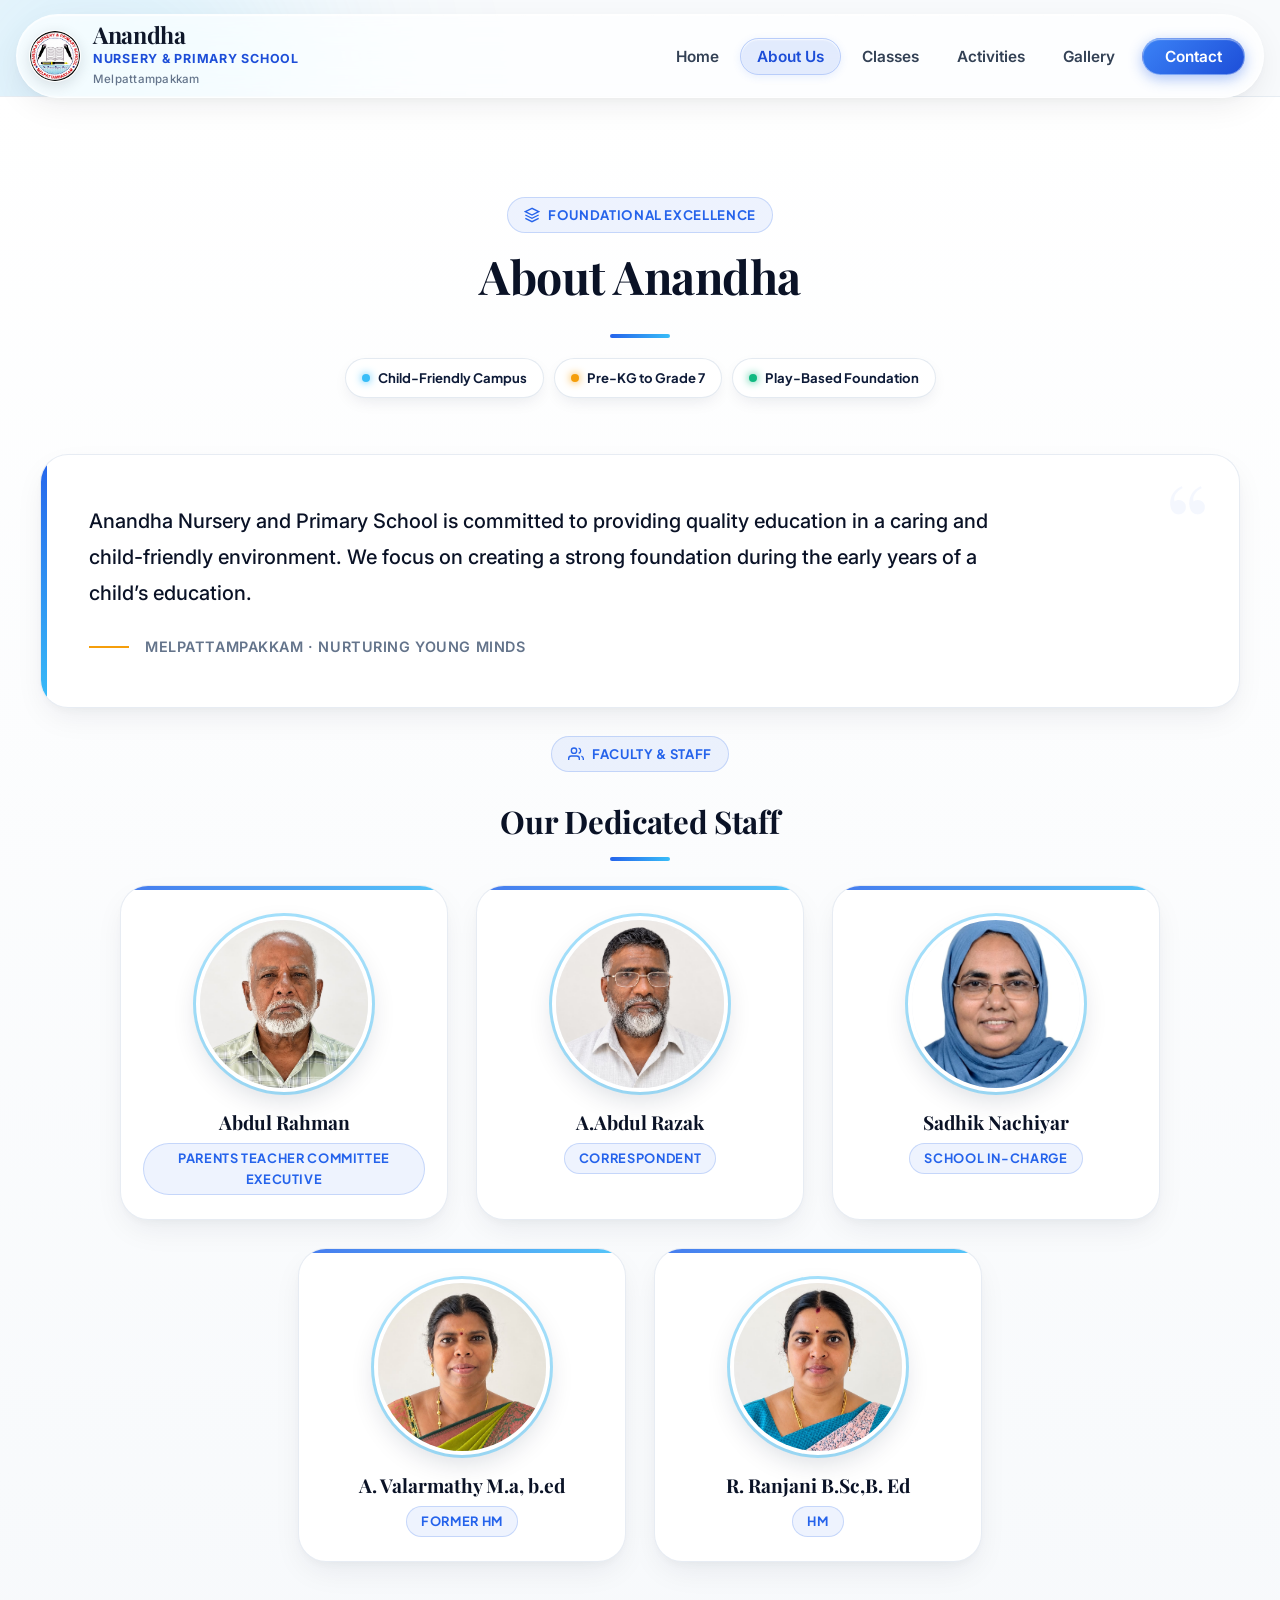
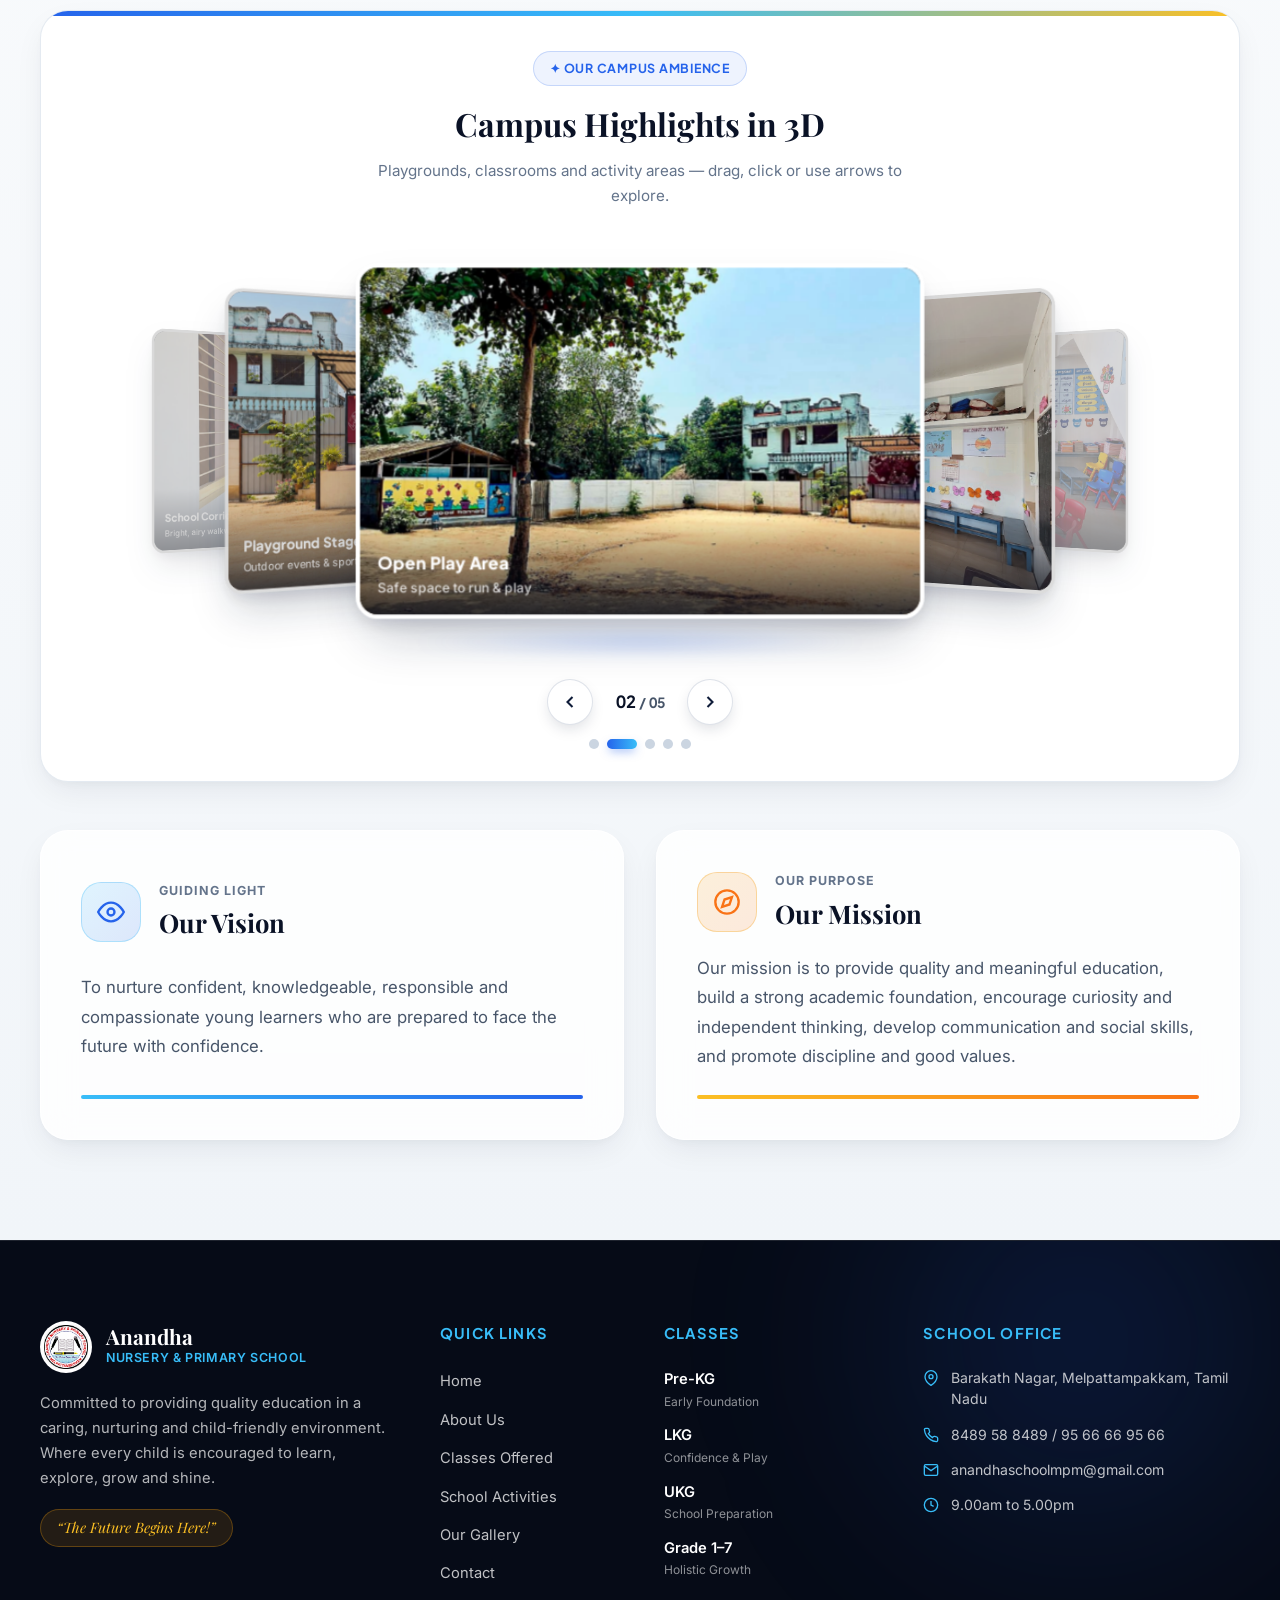
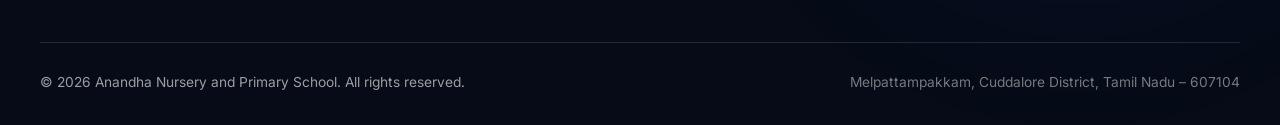
<file: about.html>
<!DOCTYPE html>
<html lang="en">

<head>
    <meta charset="UTF-8">
    <meta name="viewport" content="width=device-width, initial-scale=1.0">
    <meta name="description"
        content="About Anandha Nursery and Primary School in Melpattampakkam, Cuddalore District, Tamil Nadu. Our vision, mission, campus highlights and commitment to quality foundational education.">
    <title>About Us | Anandha Nursery and Primary School | Melpattampakkam</title>
    <!-- Google Fonts -->
    <link rel="preconnect" href="https://fonts.googleapis.com">
    <link rel="preconnect" href="https://fonts.gstatic.com" crossorigin>
    <link
        href="https://fonts.googleapis.com/css2?family=Inter:wght@300;400;500;600;700&family=Playfair+Display:ital,wght@0,600;0,700;0,800;1,600&family=Plus+Jakarta+Sans:wght@500;600;700;800&display=swap"
        rel="stylesheet">
    <link rel="stylesheet" href="style.css">
    <link rel="icon" type="image/jpeg" href="logo.jpeg">
    <style>
        /* Push content below fixed navbar on inner pages */
        .page-hero-spacer {
            height: 96px;
        }

        /* Uses global Apple iOS Liquid Glass Floating Capsule navbar from style.css */

        /* ============================================================
           ABOUT PAGE — Tagline badges row
           ============================================================ */
        .about-badges-row {
            display: flex;
            flex-wrap: wrap;
            justify-content: center;
            gap: 10px;
            margin-top: 20px;
        }

        .about-badge-pill {
            display: inline-flex;
            align-items: center;
            gap: 8px;
            background: #ffffff;
            border: 1px solid rgba(226, 232, 240, 0.9);
            border-radius: 9999px;
            padding: 8px 16px;
            font-family: 'Plus Jakarta Sans', sans-serif;
            font-size: 0.82rem;
            font-weight: 700;
            color: #0e1b38;
            box-shadow: 0 6px 18px -6px rgba(14, 27, 56, 0.12);
        }

        .about-badge-pill .badge-dot {
            width: 8px;
            height: 8px;
            border-radius: 50%;
            flex-shrink: 0;
        }

        .badge-dot.dot-sky {
            background: #38bdf8;
            box-shadow: 0 0 8px #38bdf8;
        }

        .badge-dot.dot-amber {
            background: #f59e0b;
            box-shadow: 0 0 8px #f59e0b;
        }

        .badge-dot.dot-green {
            background: #10b981;
            box-shadow: 0 0 8px #10b981;
        }

        /* ============================================================
           3D CIRCLING CAROUSEL — Coverflow / perspective carousel
           Place directly below intro text, above Vision & Mission.
           - Centered active image, angled/scaled previews left & right
           - Auto-rotate, arrows, dots, hover-pause, smooth 3D transforms
           ============================================================ */
        .campus-3d-wrap {
            position: relative;
            background: #ffffff;
            border: 1px solid rgba(226, 232, 240, 0.9);
            border-radius: 28px;
            padding: 40px 32px 32px;
            box-shadow: 0 12px 32px -6px rgba(14, 27, 56, 0.08), 0 4px 12px -2px rgba(14, 27, 56, 0.04);
            margin-bottom: 48px;
            overflow: hidden;
            text-align: center;
        }

        .campus-3d-wrap::before {
            content: '';
            position: absolute;
            top: 0;
            left: 0;
            right: 0;
            height: 5px;
            background: linear-gradient(90deg, #2563eb, #38bdf8, #fbbf24);
        }

        .campus-3d-kicker {
            display: inline-flex;
            align-items: center;
            gap: 8px;
            background: rgba(37, 99, 235, 0.08);
            border: 1px solid rgba(37, 99, 235, 0.2);
            border-radius: 9999px;
            padding: 6px 16px;
            font-family: 'Plus Jakarta Sans', sans-serif;
            font-size: 0.78rem;
            font-weight: 700;
            color: #2563eb;
            letter-spacing: 0.06em;
            text-transform: uppercase;
            margin-bottom: 12px;
        }

        .campus-3d-title {
            font-family: 'Playfair Display', Georgia, serif;
            font-size: clamp(1.5rem, 3vw, 2rem);
            font-weight: 700;
            color: #0a1226;
            margin-bottom: 8px;
        }

        .campus-3d-sub {
            font-size: 0.95rem;
            color: #64748b;
            max-width: 560px;
            margin: 0 auto 8px;
        }

        .cover-3d-viewport {
            position: relative;
            perspective: 1400px;
            -webkit-perspective: 1400px;
            height: 440px;
            margin: 12px auto 0;
            max-width: 980px;
            overflow: visible;
            touch-action: pan-y;
            outline: none;
        }

        .cover-3d-track {
            position: relative;
            width: 100%;
            height: 100%;
            transform-style: preserve-3d;
            -webkit-transform-style: preserve-3d;
        }

        .cover-3d-slide {
            position: absolute;
            top: 50%;
            left: 50%;
            width: min(520px, 68%);
            aspect-ratio: 16 / 10;
            transform: translate(-50%, -50%);
            border-radius: 20px;
            overflow: hidden;
            background: #0a1226;
            border: 4px solid #ffffff;
            box-shadow: 0 24px 48px -12px rgba(14, 27, 56, 0.28), 0 8px 16px -4px rgba(14, 27, 56, 0.12);
            transition: transform 0.65s cubic-bezier(0.16, 1, 0.3, 1),
                opacity 0.65s cubic-bezier(0.16, 1, 0.3, 1),
                filter 0.65s cubic-bezier(0.16, 1, 0.3, 1);
            will-change: transform, opacity, filter;
            cursor: pointer;
            user-select: none;
        }

        .cover-3d-slide img {
            width: 100%;
            height: 100%;
            object-fit: cover;
            display: block;
            pointer-events: none;
            -webkit-user-drag: none;
        }

        .cover-caption {
            position: absolute;
            left: 0;
            right: 0;
            bottom: 0;
            padding: 28px 16px 14px;
            background: linear-gradient(to top, rgba(6, 11, 23, 0.82) 0%, rgba(6, 11, 23, 0.35) 55%, transparent 100%);
            color: #fff;
            text-align: left;
            pointer-events: none;
        }

        .cover-caption span {
            display: block;
            font-family: 'Plus Jakarta Sans', sans-serif;
            font-size: 0.98rem;
            font-weight: 800;
            letter-spacing: 0.01em;
        }

        .cover-caption small {
            display: block;
            font-size: 0.76rem;
            font-weight: 500;
            color: rgba(255, 255, 255, 0.82);
        }

        .cover-3d-slide[data-offset="0"] {
            cursor: default;
        }

        /* Floor reflection / glow under active slide */
        .cover-floor-glow {
            position: absolute;
            bottom: 6px;
            left: 50%;
            transform: translateX(-50%);
            width: min(460px, 60%);
            height: 26px;
            background: radial-gradient(ellipse at center, rgba(37, 99, 235, 0.28) 0%, transparent 70%);
            filter: blur(8px);
            pointer-events: none;
        }

        /* Controls bar: arrows + counter + dots */
        .cover-controls {
            display: flex;
            align-items: center;
            justify-content: center;
            gap: 16px;
            margin-top: 18px;
            flex-wrap: wrap;
        }

        .cover-arrow {
            width: 46px;
            height: 46px;
            border-radius: 50%;
            background: #ffffff;
            border: 1px solid rgba(148, 163, 184, 0.3);
            color: #0e1b38;
            display: inline-flex;
            align-items: center;
            justify-content: center;
            box-shadow: 0 6px 16px -4px rgba(14, 27, 56, 0.18);
            transition: all 0.25s ease;
        }

        .cover-arrow:hover {
            background: linear-gradient(135deg, #2563eb 0%, #1e3a8a 100%);
            color: #fff;
            border-color: transparent;
            transform: translateY(-2px);
            box-shadow: 0 10px 22px -4px rgba(37, 99, 235, 0.45);
        }

        .cover-counter {
            font-family: 'Plus Jakarta Sans', sans-serif;
            font-size: 0.88rem;
            font-weight: 700;
            color: #475569;
            min-width: 62px;
            font-variant-numeric: tabular-nums;
        }

        .cover-counter strong {
            color: #0a1226;
            font-size: 1.05rem;
        }

        .cover-dots {
            display: flex;
            align-items: center;
            justify-content: center;
            gap: 8px;
            margin-top: 14px;
            flex-wrap: wrap;
        }

        .cover-dot {
            width: 10px;
            height: 10px;
            border-radius: 9999px;
            background: #cbd5e1;
            transition: all 0.3s ease;
            padding: 0;
        }

        .cover-dot:hover {
            background: #93c5fd;
            transform: scale(1.15);
        }

        .cover-dot.active {
            width: 30px;
            background: linear-gradient(90deg, #2563eb, #38bdf8);
            box-shadow: 0 4px 10px -2px rgba(37, 99, 235, 0.5);
        }

        .cover-hint {
            margin-top: 12px;
            font-size: 0.78rem;
            color: #94a3b8;
        }

        /* Responsive */
        @media (max-width: 860px) {
            .cover-3d-viewport {
                height: 360px;
            }

            .cover-3d-slide {
                width: min(440px, 74%);
            }

            .campus-3d-wrap {
                padding: 32px 18px 26px;
            }
        }

        @media (max-width: 560px) {
            .cover-3d-viewport {
                height: 300px;
            }

            .cover-3d-slide {
                width: 82%;
                border-width: 3px;
                border-radius: 16px;
            }

            .cover-caption {
                padding: 22px 12px 10px;
            }

            .cover-caption span {
                font-size: 0.86rem;
            }

            .cover-caption small {
                font-size: 0.7rem;
            }

            .cover-arrow {
                width: 42px;
                height: 42px;
            }

            .campus-3d-wrap {
                border-radius: 20px;
                margin-bottom: 36px;
            }

            .about-badges-row {
                gap: 8px;
            }

            .about-badge-pill {
                font-size: 0.76rem;
                padding: 7px 13px;
            }
        }

        @media (prefers-reduced-motion: reduce) {
            .cover-3d-slide {
                transition-duration: 0.01ms !important;
            }
        }
    </style>
</head>

<body>
    <!-- Background Ambient Glow Blobs -->
    <div class="ambient-glow glow-blob-1" aria-hidden="true"></div>
    <div class="ambient-glow glow-blob-2" aria-hidden="true"></div>
    <div class="ambient-glow glow-blob-3" aria-hidden="true"></div>

    <!-- ============ 1. NAVIGATION BAR (fixed header) ============ -->
    <header class="site-header" id="siteHeader">
        <div class="nav-container">
            <a href="index.html" class="brand-link" aria-label="Anandha Nursery &amp; Primary School Home">
                <div class="brand-logo-frame">
                    <!-- PLACEHOLDER: replace "logo.jpeg" with your logo asset path -->
                    <img src="logo.jpeg" alt="Anandha Nursery &amp; Primary School Logo" class="brand-logo">
                </div>
                <div class="brand-text">
                    <span class="brand-title">Anandha</span>
                    <span class="brand-subtitle">Nursery &amp; Primary School</span>
                    <span class="brand-location">Melpattampakkam</span>
                </div>
            </a>

            <!-- Desktop Navigation -->
            <nav class="desktop-nav" aria-label="Primary Navigation">
                <ul class="nav-links">
                    <li><a href="index.html" class="nav-link">Home</a></li>
                    <li><a href="about.html" class="nav-link active" aria-current="page">About Us</a></li>
                    <li><a href="classes.html" class="nav-link">Classes</a></li>
                    <li><a href="activities.html" class="nav-link">Activities</a></li>
                    <li><a href="gallery.html" class="nav-link">Gallery</a></li>
                    <li><a href="contact.html" class="nav-link nav-contact-btn">Contact</a></li>
                </ul>
            </nav>

            <!-- Mobile Hamburger Button -->
            <button type="button" class="mobile-menu-toggle" id="mobileMenuToggle" aria-expanded="false"
                aria-controls="mobileNav" aria-label="Toggle mobile navigation menu">
                <span class="hamburger-bar"></span>
                <span class="hamburger-bar"></span>
                <span class="hamburger-bar"></span>
            </button>
        </div>

        <!-- Mobile Navigation Drawer -->
        <div class="mobile-nav-drawer" id="mobileNav" aria-hidden="true">
            <div class="mobile-nav-inner">
                <div class="mobile-nav-brand">
                    <!-- PLACEHOLDER: replace "logo.jpeg" with your logo asset path -->
                    <img src="logo.jpeg" alt="School Logo" class="mobile-brand-logo">
                    <div>
                        <div class="mobile-brand-title">Anandha School</div>
                        <div class="mobile-brand-sub">Melpattampakkam</div>
                    </div>
                </div>
                <ul class="mobile-nav-links">
                    <li><a href="index.html" class="mobile-nav-link">Home</a></li>
                    <li><a href="about.html" class="mobile-nav-link">About Us</a></li>
                    <li><a href="classes.html" class="mobile-nav-link">Classes</a></li>
                    <li><a href="activities.html" class="mobile-nav-link">Activities</a></li>
                    <li><a href="gallery.html" class="mobile-nav-link">Gallery</a></li>
                    <li><a href="contact.html" class="mobile-nav-link mobile-contact-link">Contact Us</a></li>
                </ul>
                <div class="mobile-nav-footer">
                    <p class="mobile-motto">“The Future Begins Here!”</p>
                    <p class="mobile-timing">Mon – Sat: 9.00am – 5.00pm</p>
                </div>
            </div>
        </div>
    </header>

    <!-- Spacer to offset fixed navbar height -->
    <div class="page-hero-spacer" aria-hidden="true"></div>

    <main id="mainContent">
        <!-- ============ 2. ABOUT ANANDHA SECTION (intro header + quote) ============ -->
        <section id="about" class="section about-section" aria-labelledby="aboutHeading">
            <div class="section-container">
                <div class="section-header reveal-item">
                    <div class="section-tag">
                        <svg class="tag-icon" viewBox="0 0 24 24" width="16" height="16" fill="none"
                            stroke="currentColor" stroke-width="2">
                            <path d="M12 2L2 7l10 5 10-5-10-5zM2 17l10 5 10-5M2 12l10 5 10-5" />
                        </svg>
                        <span>Foundational Excellence</span>
                    </div>
                    <h1 class="section-title" id="aboutHeading">About Anandha</h1>
                    <div class="title-underline"></div>
                    <!-- Tagline badges -->
                    <div class="about-badges-row" aria-label="School highlights">
                        <span class="about-badge-pill"><span class="badge-dot dot-sky"></span>Child-Friendly
                            Campus</span>
                        <span class="about-badge-pill"><span class="badge-dot dot-amber"></span>Pre-KG to Grade 7</span>
                        <span class="about-badge-pill"><span class="badge-dot dot-green"></span>Play-Based
                            Foundation</span>
                    </div>
                </div>

                <div class="about-hero-card reveal-item">
                    <div class="about-quote-mark" aria-hidden="true">“</div>
                    <p class="about-lead-text">
                        Anandha Nursery and Primary School is committed to providing quality education in a caring and
                        child-friendly environment. We focus on creating a strong foundation during the early years of a
                        child’s education.
                    </p>
                    <div class="about-signature">
                        <div class="signature-line"></div>
                        <span class="signature-text">Melpattampakkam · Nurturing Young Minds</span>
                    </div>
                </div>

                <!-- Staff Profiles Showcase -->
                <div class="staff-profiles-section reveal-item" id="staffProfiles"
                    aria-labelledby="staffProfilesHeading">
                    <div class="staff-section-header">
                        <div class="section-tag">
                            <svg class="tag-icon" viewBox="0 0 24 24" width="16" height="16" fill="none"
                                stroke="currentColor" stroke-width="2">
                                <path d="M17 21v-2a4 4 0 0 0-4-4H5a4 4 0 0 0-4 4v2" />
                                <circle cx="9" cy="7" r="4" />
                                <path d="M23 21v-2a4 4 0 0 0-3-3.87" />
                                <path d="M16 3.13a4 4 0 0 1 0 7.75" />
                            </svg>
                            <span>Faculty &amp; Staff</span>
                        </div>
                        <h2 class="staff-section-heading" id="staffProfilesHeading">Our Dedicated Staff</h2>
                        <div class="title-underline staff-title-underline"></div>
                    </div>

                    <div class="staff-cards-grid">
                        <!-- Card 1: Abdul Rahman -->
                        <div class="staff-card">
                            <div class="staff-avatar-wrap">
                                <img src="About Us/Abdul Rahman.jpeg" alt="Photograph of Abdul Rahman - Anandha School"
                                    class="staff-avatar-img" loading="lazy" onerror="this.src='logo.jpeg'">
                            </div>
                            <h3 class="staff-name">Abdul Rahman</h3>
                            <span class="staff-designation">Parents Teacher Committee Executive</span>
                        </div>

                        <!-- Card 2: A.Abdul Razak -->
                        <div class="staff-card">
                            <div class="staff-avatar-wrap">
                                <img src="About Us/A.Abdul Razak.jpeg" alt="Photograph of A.Abdul Razak - Anandha School"
                                    class="staff-avatar-img" loading="lazy" onerror="this.src='logo.jpeg'">
                            </div>
                            <h3 class="staff-name">A.Abdul Razak</h3>
                            <span class="staff-designation">Correspondent</span>
                        </div>

                        <!-- Card 3: Sadhik Nachiyar -->
                        <div class="staff-card">
                            <div class="staff-avatar-wrap">
                                <img src="About Us/Nachiyar.jpeg" alt="Photograph of Sadhik Nachiyar - Anandha School"
                                    class="staff-avatar-img" loading="lazy" onerror="this.src='logo.jpeg'">
                            </div>
                            <h3 class="staff-name">Sadhik Nachiyar</h3>
                            <span class="staff-designation">School In-Charge</span>
                        </div>

                        <!-- Card 4: A. Valarmathy M.a, b.ed -->
                        <div class="staff-card">
                            <div class="staff-avatar-wrap">
                                <img src="About Us/A. Valarmathy M.a, b.ed.jpeg"
                                    alt="Photograph of A. Valarmathy M.a, b.ed - Anandha School" class="staff-avatar-img"
                                    loading="lazy" onerror="this.src='logo.jpeg'">
                            </div>
                            <h3 class="staff-name">A. Valarmathy M.a, b.ed</h3>
                            <span class="staff-designation">Former HM</span>
                        </div>

                        <!-- Card 5: R. Ranjani B.Sc,B. Ed -->
                        <div class="staff-card">
                            <div class="staff-avatar-wrap">
                                <img src="About Us/R. Ranjani B.Sc,B. Ed.jpeg"
                                    alt="Photograph of R. Ranjani B.Sc,B. Ed - Anandha School" class="staff-avatar-img" loading="lazy"
                                    onerror="this.src='logo.jpeg'">
                            </div>
                            <h3 class="staff-name">R. Ranjani B.Sc,B. Ed</h3>
                            <span class="staff-designation">HM</span>
                        </div>
                    </div>
                </div>

                <!-- ============ 3. 3D CIRCLING CAROUSEL (directly below intro, above Vision/Mission) ============ -->
                <div class="campus-3d-wrap reveal-item">
                    <span class="campus-3d-kicker">✦ Our Campus Ambience</span>
                    <h2 class="campus-3d-title">Campus Highlights in 3D</h2>
                    <p class="campus-3d-sub">Playgrounds, classrooms and activity areas — drag, click or use arrows to
                        explore.</p>

                    <div class="cover-3d-viewport" id="coverViewport" tabindex="0" role="region"
                        aria-roledescription="carousel" aria-label="School campus highlights 3D carousel">
                        <div class="cover-3d-track" id="coverTrack">
                            <!-- PLACEHOLDER IMAGES: replace each src below with your own asset path.
                                 Example: src="images/your-photo.jpg". Keep alt text meaningful. -->

                            <!-- Slide 1: Playground stage -->
                            <!-- PLACEHOLDER: replace "images/ambience/001.jpeg" with your asset path -->
                            <div class="cover-3d-slide" data-index="0" role="group" aria-roledescription="slide"
                                aria-label="1 of 5: Playground stage">
                                <img src="images/ambience/stage.jpeg"
                                    alt="Anandha School playground stage for outdoor events and sports" loading="eager"
                                    onerror="this.src='logo.jpeg'">
                                <div class="cover-caption"><span>Playground Stage</span><small>Outdoor events &amp;
                                        sports</small></div>
                            </div>
                            <!-- Slide 2: Open play area -->
                            <!-- PLACEHOLDER: replace "images/ambience/002.jpeg" with your asset path -->
                            <div class="cover-3d-slide" data-index="1" role="group" aria-roledescription="slide"
                                aria-label="2 of 5: Open play area">
                                <img src="images/ambience/ground.jpeg"
                                    alt="Open school play ground with shade trees and activity mural wall"
                                    loading="lazy" onerror="this.src='logo.jpeg'">
                                <div class="cover-caption"><span>Open Play Area</span><small>Safe space to run &amp;
                                        play</small></div>
                            </div>
                            <!-- Slide 3: Learning classroom -->
                            <!-- PLACEHOLDER: replace "images/ambience/004.jpeg" with your asset path -->
                            <div class="cover-3d-slide" data-index="2" role="group" aria-roledescription="slide"
                                aria-label="3 of 5: Learning classroom">
                                <img src="images/ambience/classroom1.jpeg"
                                    alt="Colourful classroom walls with charts and learning materials" loading="lazy"
                                    onerror="this.src='logo.jpeg'">
                                <div class="cover-caption"><span>Learning Classroom</span><small>Charts, colour &amp;
                                        curiosity</small></div>
                            </div>
                            <!-- Slide 4: Kindergarten activity room -->
                            <!-- PLACEHOLDER: replace "images/ambience/005.jpeg" with your asset path -->
                            <div class="cover-3d-slide" data-index="3" role="group" aria-roledescription="slide"
                                aria-label="4 of 5: Kindergarten activity room">
                                <img src="images/ambience/kg-playarea.jpeg"
                                    alt="Kindergarten activity room with round tables and tiny chairs" loading="lazy"
                                    onerror="this.src='logo.jpeg'">
                                <div class="cover-caption"><span>Kindergarten Room</span><small>Play-based early
                                        learning</small></div>
                            </div>
                            <!-- Slide 5: School corridor -->
                            <!-- PLACEHOLDER: replace "images/ambience/006.jpeg" with your asset path -->
                            <div class="cover-3d-slide" data-index="4" role="group" aria-roledescription="slide"
                                aria-label="5 of 5: School corridor">
                                <img src="images/ambience/corridor.jpeg"
                                    alt="Clean airy school corridor connecting classrooms" loading="lazy"
                                    onerror="this.src='logo.jpeg'">
                                <div class="cover-caption"><span>School Corridor</span><small>Bright, airy
                                        walkways</small></div>
                            </div>
                        </div>
                        <div class="cover-floor-glow" aria-hidden="true"></div>
                    </div>

                    <!-- Manual navigation: arrows + counter -->
                    <div class="cover-controls">
                        <button type="button" class="cover-arrow" id="coverPrev"
                            aria-label="Show previous campus photo">
                            <svg viewBox="0 0 24 24" width="20" height="20" fill="none" stroke="currentColor"
                                stroke-width="2.5">
                                <path d="M15 18l-6-6 6-6" />
                            </svg>
                        </button>
                        <div class="cover-counter" aria-live="polite"><strong id="coverCurrent">01</strong> / <span
                                id="coverTotal">05</span></div>
                        <button type="button" class="cover-arrow" id="coverNext" aria-label="Show next campus photo">
                            <svg viewBox="0 0 24 24" width="20" height="20" fill="none" stroke="currentColor"
                                stroke-width="2.5">
                                <path d="M9 18l6-6-6-6" />
                            </svg>
                        </button>
                    </div>
                    <!-- Dots (built by JS, one per slide) -->
                    <div class="cover-dots" id="coverDots" role="tablist" aria-label="Choose campus photo"></div>
                </div>

                <!-- ============ 4. OUR VISION & OUR MISSION (side-by-side cards) ============ -->
                <div class="vision-mission-grid">
                    <!-- Vision Card -->
                    <div class="pillar-card vision-card reveal-item">
                        <div class="pillar-card-glow" aria-hidden="true"></div>
                        <div class="pillar-header">
                            <div class="pillar-icon-box vision-icon-box">
                                <svg viewBox="0 0 24 24" width="28" height="28" fill="none" stroke="currentColor"
                                    stroke-width="2">
                                    <circle cx="12" cy="12" r="3" />
                                    <path d="M1 12s4-8 11-8 11 8 11 8-4 8-11 8-11-8-11-8z" />
                                </svg>
                            </div>
                            <div class="pillar-title-group">
                                <span class="pillar-pretitle">Guiding Light</span>
                                <h2 class="pillar-title">Our Vision</h2>
                            </div>
                        </div>
                        <p class="pillar-description">
                            To nurture confident, knowledgeable, responsible and compassionate young learners who are
                            prepared to face the future with confidence.
                        </p>
                        <div class="pillar-accent-bar vision-bar"></div>
                    </div>

                    <!-- Mission Card -->
                    <div class="pillar-card mission-card reveal-item">
                        <div class="pillar-card-glow" aria-hidden="true"></div>
                        <div class="pillar-header">
                            <div class="pillar-icon-box mission-icon-box">
                                <svg viewBox="0 0 24 24" width="28" height="28" fill="none" stroke="currentColor"
                                    stroke-width="2">
                                    <circle cx="12" cy="12" r="10" />
                                    <polygon points="16.24 7.76 14.12 14.12 7.76 16.24 9.88 9.88 16.24 7.76" />
                                </svg>
                            </div>
                            <div class="pillar-title-group">
                                <span class="pillar-pretitle">Our Purpose</span>
                                <h2 class="pillar-title">Our Mission</h2>
                            </div>
                        </div>
                        <p class="pillar-description">
                            Our mission is to provide quality and meaningful education, build a strong academic
                            foundation, encourage curiosity and independent thinking, develop communication and social
                            skills, and promote discipline and good values.
                        </p>
                        <div class="pillar-accent-bar mission-bar"></div>
                    </div>
                </div>
            </div>
        </section>
    </main>

    <!-- ============ 5. FOOTER (quick links, classes, contact, copyright) ============ -->
    <footer class="site-footer">
        <div class="footer-ambient" aria-hidden="true"></div>
        <div class="footer-inner">
            <div class="footer-grid">
                <!-- Col 1: Identity -->
                <div class="footer-col footer-col-identity">
                    <div class="footer-brand">
                        <div class="footer-logo-frame">
                            <!-- PLACEHOLDER: replace "logo.jpeg" with your logo asset path -->
                            <img src="logo.jpeg" alt="Anandha Nursery and Primary School Logo" class="footer-logo">
                        </div>
                        <div>
                            <h3 class="footer-brand-title">Anandha</h3>
                            <p class="footer-brand-subtitle">Nursery &amp; Primary School</p>
                        </div>
                    </div>
                    <p class="footer-description">
                        Committed to providing quality education in a caring, nurturing and child-friendly environment.
                        Where every child is encouraged to learn, explore, grow and shine.
                    </p>
                    <div class="footer-motto-badge">
                        <span>“The Future Begins Here!”</span>
                    </div>
                </div>

                <!-- Col 2: Navigation -->
                <div class="footer-col">
                    <h4 class="footer-heading">Quick Links</h4>
                    <ul class="footer-links">
                        <li><a href="index.html">Home</a></li>
                        <li><a href="about.html">About Us</a></li>
                        <li><a href="classes.html">Classes Offered</a></li>
                        <li><a href="activities.html">School Activities</a></li>
                        <li><a href="gallery.html">Our Gallery</a></li>
                        <li><a href="contact.html">Contact</a></li>
                    </ul>
                </div>

                <!-- Col 3: Academic Levels -->
                <div class="footer-col">
                    <h4 class="footer-heading">Classes</h4>
                    <ul class="footer-class-list">
                        <li><span>Pre-KG</span> <small>Early Foundation</small></li>
                        <li><span>LKG</span> <small>Confidence &amp; Play</small></li>
                        <li><span>UKG</span> <small>School Preparation</small></li>
                        <li><span>Grade 1–7</span> <small>Holistic Growth</small></li>
                    </ul>
                </div>

                <!-- Col 4: Contact Summary -->
                <div class="footer-col">
                    <h4 class="footer-heading">School Office</h4>
                    <div class="footer-contact-items">
                        <div class="footer-contact-row">
                            <svg viewBox="0 0 24 24" width="16" height="16" fill="none" stroke="currentColor"
                                stroke-width="2">
                                <path d="M21 10c0 7-9 13-9 13s-9-6-9-13a9 9 0 0 1 18 0z" />
                                <circle cx="12" cy="10" r="3" />
                            </svg>
                            <span>Barakath Nagar, Melpattampakkam, Tamil Nadu</span>
                        </div>
                        <div class="footer-contact-row">
                            <svg viewBox="0 0 24 24" width="16" height="16" fill="none" stroke="currentColor"
                                stroke-width="2">
                                <path
                                    d="M22 16.92v3a2 2 0 0 1-2.18 2 19.79 19.79 0 0 1-8.63-3.07 19.5 19.5 0 0 1-6-6 19.79 19.79 0 0 1-3.07-8.67A2 2 0 0 1 4.11 2h3a2 2 0 0 1 2 1.72 12.84 12.84 0 0 0 .7 2.81 2 2 0 0 1-.45 2.11L8.09 9.91a16 16 0 0 0 6 6l1.27-1.27a2 2 0 0 1 2.11-.45 12.84 12.84 0 0 0 2.81.7A2 2 0 0 1 22 16.92z" />
                            </svg>
                            <span>8489 58 8489 / 95 66 66 95 66</span>
                        </div>
                        <div class="footer-contact-row">
                            <svg viewBox="0 0 24 24" width="16" height="16" fill="none" stroke="currentColor"
                                stroke-width="2">
                                <path d="M4 4h16c1.1 0 2 .9 2 2v12c0 1.1-.9 2-2 2H4c-1.1 0-2-.9-2-2V6c0-1.1.9-2 2-2z" />
                                <polyline points="22,6 12,13 2,6" />
                            </svg>
                            <span>anandhaschoolmpm@gmail.com</span>
                        </div>
                        <div class="footer-contact-row">
                            <svg viewBox="0 0 24 24" width="16" height="16" fill="none" stroke="currentColor"
                                stroke-width="2">
                                <circle cx="12" cy="12" r="10" />
                                <polyline points="12 6 12 12 16 14" />
                            </svg>
                            <span>9.00am to 5.00pm</span>
                        </div>
                    </div>
                </div>
            </div>

            <div class="footer-bottom-bar">
                <p>&copy; 2026 Anandha Nursery and Primary School. All rights reserved.</p>
                <div class="footer-bottom-tagline">Melpattampakkam, Cuddalore District, Tamil Nadu – 607104</div>
            </div>
        </div>
    </footer>

    <!-- Floating Scroll-to-Top Button -->
    <button type="button" class="scroll-top-btn" id="scrollTopBtn" aria-label="Scroll back to top">
        <svg viewBox="0 0 24 24" width="20" height="20" fill="none" stroke="currentColor" stroke-width="2.5">
            <path d="M18 15l-6-6-6 6" />
        </svg>
    </button>

    <script src="script.js"></script>
    <script>
        /* ============================================================
           3D CIRCLING CAROUSEL — coverflow logic
           - Auto-rotates every 3.5s, pauses on hover/focus/touch
           - Arrows, dots, keyboard, swipe, click-to-focus side slides
           ============================================================ */
        (function () {
            'use strict';
            var viewport = document.getElementById('coverViewport');
            var slides = Array.prototype.slice.call(document.querySelectorAll('.cover-3d-slide'));
            var prevBtn = document.getElementById('coverPrev');
            var nextBtn = document.getElementById('coverNext');
            var dotsWrap = document.getElementById('coverDots');
            var currentEl = document.getElementById('coverCurrent');
            var totalEl = document.getElementById('coverTotal');
            if (!viewport || !slides.length) return;

            var total = slides.length;
            var active = 0;
            var AUTOPLAY_MS = 2000;
            var timer = null;
            var reduceMotion = window.matchMedia('(prefers-reduced-motion: reduce)').matches;

            function mod(n, m) { return ((n % m) + m) % m; }
            function pad(n) { return (n < 10 ? '0' : '') + n; }

            // Build dots
            var dots = slides.map(function (_, i) {
                var d = document.createElement('button');
                d.type = 'button';
                d.className = 'cover-dot' + (i === 0 ? ' active' : '');
                d.setAttribute('role', 'tab');
                d.setAttribute('aria-label', 'Go to photo ' + (i + 1));
                d.addEventListener('click', function () { goTo(i); restart(); });
                dotsWrap.appendChild(d);
                return d;
            });
            if (totalEl) totalEl.textContent = pad(total);

            function gaps() {
                var w = window.innerWidth;
                if (w < 560) return { g1: 118, g2: 196 };
                if (w < 860) return { g1: 160, g2: 280 };
                return { g1: 205, g2: 365 };
            }

            function render() {
                var g = gaps();
                slides.forEach(function (s, i) {
                    var off = mod(i - active, total);
                    if (off > total / 2) off -= total; // -3..3 for 6 slides
                    s.dataset.offset = off;
                    s.setAttribute('aria-hidden', off === 0 ? 'false' : 'true');
                    if (off === 0) {
                        s.style.transform = 'translate(-50%,-50%) translateZ(120px) rotateY(0deg) scale(1)';
                        s.style.zIndex = '10'; s.style.opacity = '1';
                        s.style.filter = 'brightness(1)'; s.style.pointerEvents = 'auto';
                    } else if (off === 1) {
                        s.style.transform = 'translate(calc(-50% + ' + g.g1 + 'px),-50%) translateZ(-40px) rotateY(-38deg) scale(0.88)';
                        s.style.zIndex = '5'; s.style.opacity = '0.92';
                        s.style.filter = 'brightness(0.85)'; s.style.pointerEvents = 'auto';
                    } else if (off === -1) {
                        s.style.transform = 'translate(calc(-50% - ' + g.g1 + 'px),-50%) translateZ(-40px) rotateY(38deg) scale(0.88)';
                        s.style.zIndex = '5'; s.style.opacity = '0.92';
                        s.style.filter = 'brightness(0.85)'; s.style.pointerEvents = 'auto';
                    } else if (off === 2) {
                        s.style.transform = 'translate(calc(-50% + ' + g.g2 + 'px),-50%) translateZ(-140px) rotateY(-46deg) scale(0.7)';
                        s.style.zIndex = '2'; s.style.opacity = '0.5';
                        s.style.filter = 'brightness(0.7)'; s.style.pointerEvents = 'auto';
                    } else if (off === -2) {
                        s.style.transform = 'translate(calc(-50% - ' + g.g2 + 'px),-50%) translateZ(-140px) rotateY(46deg) scale(0.7)';
                        s.style.zIndex = '2'; s.style.opacity = '0.5';
                        s.style.filter = 'brightness(0.7)'; s.style.pointerEvents = 'auto';
                    } else {
                        // far/back slide (6th) — tucked behind, invisible
                        s.style.transform = 'translate(-50%,-50%) translateZ(-320px) scale(0.5)';
                        s.style.zIndex = '0'; s.style.opacity = '0';
                        s.style.filter = 'blur(2px) brightness(0.6)'; s.style.pointerEvents = 'none';
                    }
                });
                dots.forEach(function (d, i) { d.classList.toggle('active', i === active); });
                if (currentEl) currentEl.textContent = pad(active + 1);
            }

            function goTo(i) { active = mod(i, total); render(); }
            function next() { goTo(active + 1); }
            function prev() { goTo(active - 1); }

            function start() {
                if (reduceMotion || timer) return;
                timer = setInterval(next, AUTOPLAY_MS);
            }
            function stop() { if (timer) { clearInterval(timer); timer = null; } }
            function restart() { stop(); start(); }

            // Arrows
            if (prevBtn) prevBtn.addEventListener('click', function () { prev(); restart(); });
            if (nextBtn) nextBtn.addEventListener('click', function () { next(); restart(); });

            // Click a side preview to bring it to center
            slides.forEach(function (s, i) {
                s.addEventListener('click', function () { if (i !== active) { goTo(i); restart(); } });
            });

            // Hover-pause (desktop) + focus-pause (a11y)
            viewport.addEventListener('mouseenter', stop);
            viewport.addEventListener('mouseleave', start);
            viewport.addEventListener('focusin', stop);
            viewport.addEventListener('focusout', start);

            // Keyboard
            viewport.addEventListener('keydown', function (e) {
                if (e.key === 'ArrowRight') { next(); restart(); }
                else if (e.key === 'ArrowLeft') { prev(); restart(); }
            });

            // Touch swipe
            var startX = 0, dx = 0, touching = false;
            viewport.addEventListener('touchstart', function (e) {
                touching = true; startX = e.touches[0].clientX; dx = 0; stop();
            }, { passive: true });
            viewport.addEventListener('touchmove', function (e) {
                if (touching) dx = e.touches[0].clientX - startX;
            }, { passive: true });
            viewport.addEventListener('touchend', function () {
                touching = false;
                if (Math.abs(dx) > 40) { if (dx < 0) next(); else prev(); }
                start();
            });

            window.addEventListener('resize', render);
            render();
            start();
        })();
    </script>
</body>

</html>
</file>
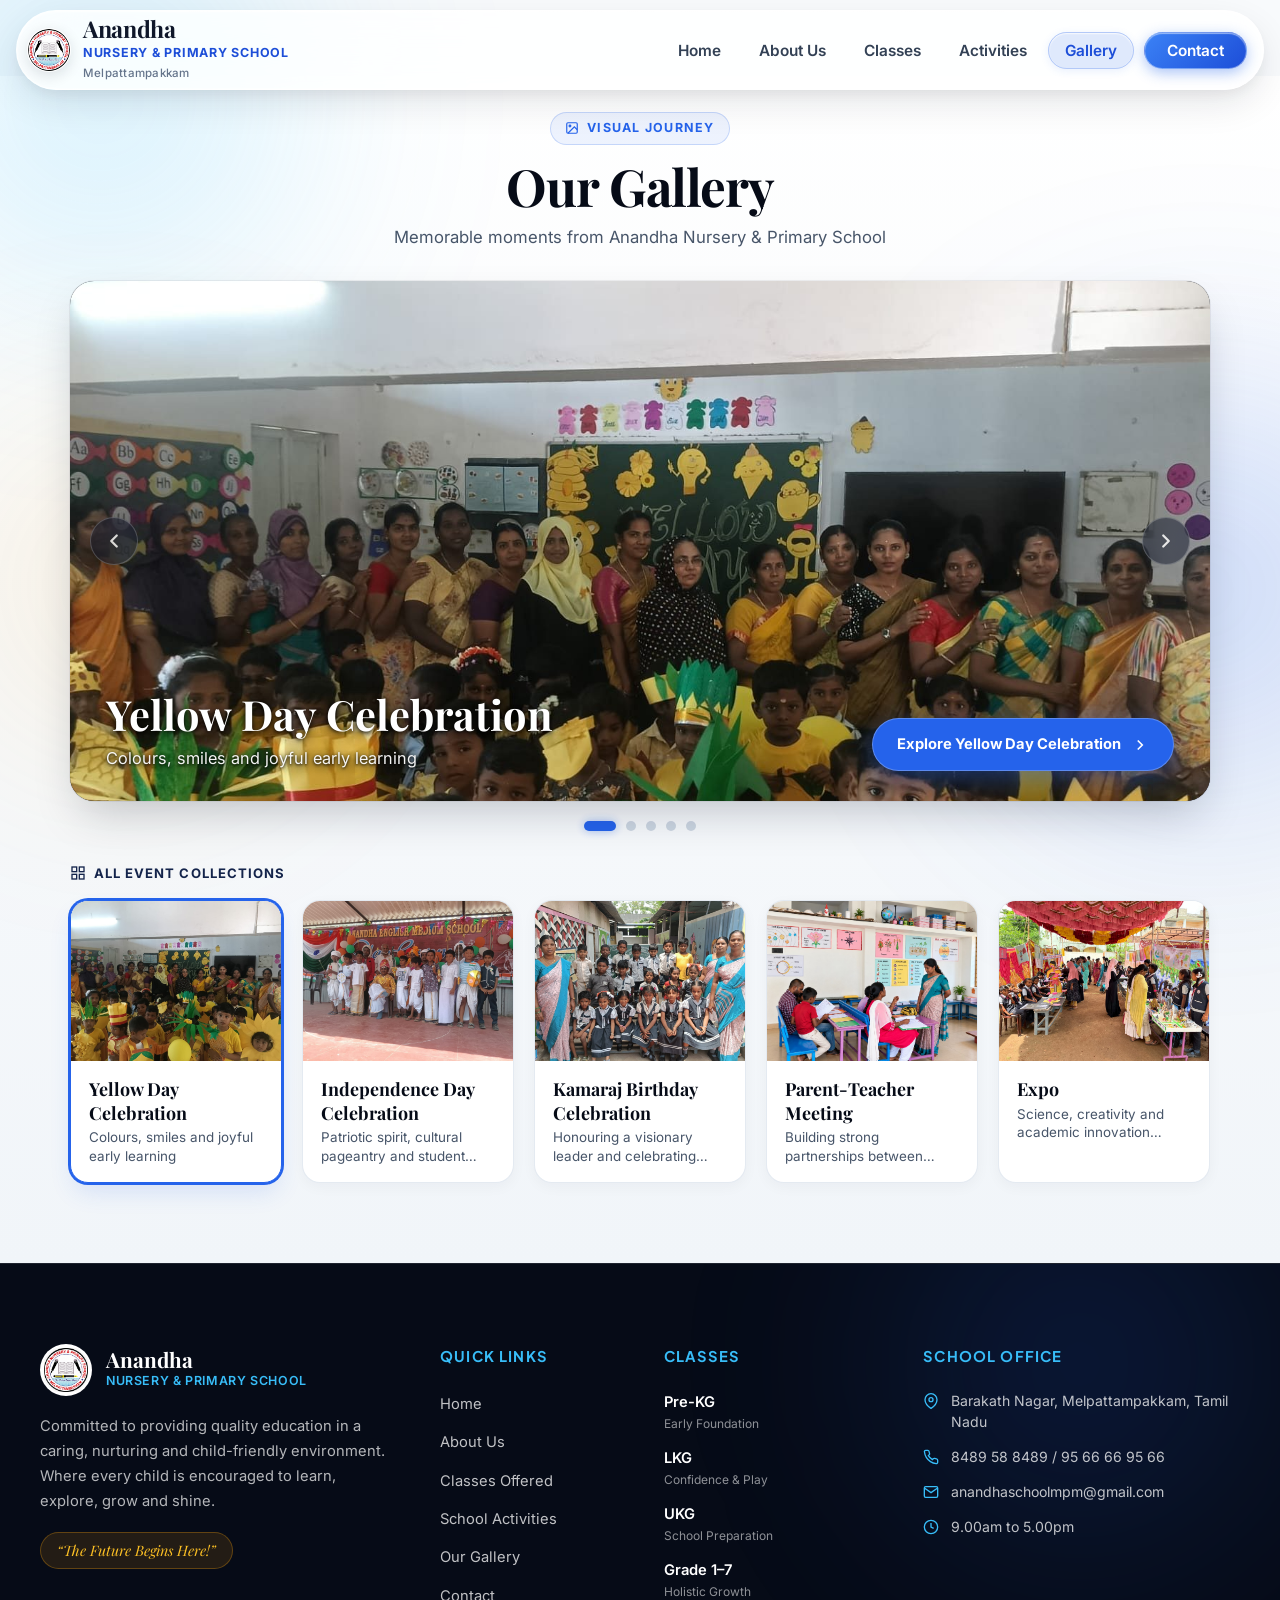
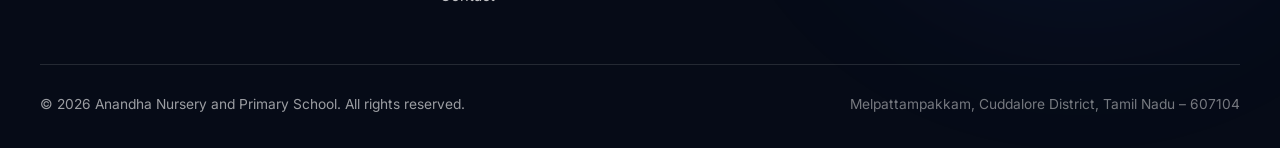
<file: gallery.html>
<!DOCTYPE html>
<html lang="en">
<head>
    <meta charset="UTF-8">
    <meta name="viewport" content="width=device-width, initial-scale=1.0">
    <meta name="description" content="Explore memorable school events and celebrations at Anandha Nursery and Primary School, Melpattampakkam. Visual journey through Yellow Day, Independence Day, Kamaraj Birthday, Parent-Teacher Meeting, and Expo celebrations.">
    <title>Our Gallery | Anandha Nursery and Primary School | Melpattampakkam</title>
    
    <link rel="preconnect" href="https://fonts.googleapis.com">
    <link rel="preconnect" href="https://fonts.gstatic.com" crossorigin>
    <link href="https://fonts.googleapis.com/css2?family=Inter:wght@300;400;500;600;700&family=Playfair+Display:ital,wght@0,600;0,700;0,800;1,600&family=Plus+Jakarta+Sans:wght@500;600;700;800&display=swap" rel="stylesheet">
    
    <link rel="stylesheet" href="style.css">
    <link rel="icon" type="image/jpeg" href="logo.jpeg">

    <style>
        /* --------------------------------------------------------------------------
           GALLERY PAGE - MODERN EVENT-BASED CAROUSEL ARCHITECTURE (2026 EDITION)
           -------------------------------------------------------------------------- */
        
        .page-hero-spacer {
            height: 76px;
        }

        .gallery-page-section {
            background: linear-gradient(180deg, #ffffff 0%, #f8fafc 40%, #f1f5f9 100%);
            padding: 36px 20px 80px;
            min-height: calc(100vh - 76px);
        }

        .gallery-intro-container {
            max-width: 900px;
            margin: 0 auto 30px;
            text-align: center;
        }

        .gallery-tag {
            display: inline-flex;
            align-items: center;
            gap: 8px;
            background: rgba(37, 99, 235, 0.08);
            border: 1px solid rgba(37, 99, 235, 0.2);
            color: var(--royal-blue);
            font-size: 0.78rem;
            font-weight: 700;
            letter-spacing: 0.1em;
            text-transform: uppercase;
            padding: 5px 14px;
            border-radius: 999px;
            margin-bottom: 12px;
        }

        .gallery-title {
            font-family: var(--font-heading);
            font-size: clamp(2.3rem, 5vw, 3.2rem);
            font-weight: 700;
            color: var(--navy-950);
            line-height: 1.15;
            margin-bottom: 10px;
            letter-spacing: -0.02em;
        }

        .gallery-subtitle {
            font-size: 1.05rem;
            color: var(--text-secondary);
            max-width: 620px;
            margin: 0 auto;
            line-height: 1.5;
        }

        /* Main Container for Gallery Views */
        .gallery-experience-wrapper {
            max-width: 1140px;
            margin: 0 auto;
            position: relative;
        }

        /* --------------------------------------------------------------------------
           1. EVENT COVER CAROUSEL (LANDING VIEW)
           -------------------------------------------------------------------------- */
        .event-cover-view {
            transition: opacity 0.4s ease, transform 0.4s ease;
        }

        .event-cover-view.view-hidden {
            display: none;
            opacity: 0;
            transform: scale(0.98);
        }

        .cover-stage-card {
            position: relative;
            width: 100%;
            height: 520px;
            background: var(--navy-950);
            border-radius: 24px;
            overflow: hidden;
            box-shadow: 0 20px 45px -12px rgba(15, 23, 42, 0.25), 0 0 0 1px rgba(15, 23, 42, 0.06);
            cursor: pointer;
            user-select: none;
        }

        /* Crossfade Container */
        .cover-crossfade-container {
            position: absolute;
            inset: 0;
            width: 100%;
            height: 100%;
        }

        .cover-slide {
            position: absolute;
            inset: 0;
            width: 100%;
            height: 100%;
            opacity: 0;
            transition: opacity 0.65s cubic-bezier(0.4, 0, 0.2, 1);
            pointer-events: none;
        }

        .cover-slide.active {
            opacity: 1;
            pointer-events: auto;
        }

        .cover-slide-img {
            width: 100%;
            height: 100%;
            object-fit: cover;
            object-position: center 30%;
            transform: scale(1.03);
            transition: transform 3s cubic-bezier(0.25, 1, 0.5, 1);
        }

        .cover-slide.active .cover-slide-img {
            transform: scale(1);
        }

        /* Stage Overlays - Vignette Removed */
        .cover-stage-gradient {
            display: none !important;
            background: none !important;
        }


        /* Cover Meta Content Overlay */
        .cover-meta-overlay {
            position: absolute;
            bottom: 0;
            left: 0;
            right: 0;
            padding: 36px 36px 30px;
            z-index: 4;
            display: flex;
            align-items: flex-end;
            justify-content: space-between;
            gap: 24px;
        }

        .cover-info {
            max-width: 650px;
        }

        .cover-event-title {
            font-family: var(--font-heading);
            font-size: clamp(1.8rem, 3.8vw, 2.6rem);
            color: #ffffff;
            font-weight: 700;
            line-height: 1.2;
            margin-bottom: 8px;
            text-shadow: 0 2px 14px rgba(0, 0, 0, 0.9), 0 1px 4px rgba(0, 0, 0, 0.95);
        }

        .cover-event-desc {
            font-size: 1.02rem;
            color: rgba(255, 255, 255, 0.95);
            line-height: 1.45;
            text-shadow: 0 2px 10px rgba(0, 0, 0, 0.9), 0 1px 3px rgba(0, 0, 0, 0.95);
        }

        /* Explore Action Button */
        .cover-explore-btn {
            flex-shrink: 0;
            display: inline-flex;
            align-items: center;
            gap: 10px;
            background: var(--royal-blue);
            color: #ffffff;
            font-size: 0.92rem;
            font-weight: 700;
            padding: 13px 24px;
            border-radius: 999px;
            border: 1px solid rgba(255, 255, 255, 0.25);
            box-shadow: 0 8px 24px rgba(37, 99, 235, 0.4);
            transition: all 0.25s ease;
            cursor: pointer;
        }

        .cover-stage-card:hover .cover-explore-btn {
            background: #1d4ed8;
            transform: translateY(-2px);
            box-shadow: 0 12px 28px rgba(37, 99, 235, 0.55);
        }

        /* Stage Nav Buttons (Opacity Crossfade Controls) */
        .stage-nav-arrow {
            position: absolute;
            top: 50%;
            transform: translateY(-50%);
            width: 48px;
            height: 48px;
            border-radius: 50%;
            background: rgba(15, 23, 42, 0.6);
            backdrop-filter: blur(10px);
            -webkit-backdrop-filter: blur(10px);
            border: 1px solid rgba(255, 255, 255, 0.25);
            color: #ffffff;
            display: flex;
            align-items: center;
            justify-content: center;
            cursor: pointer;
            z-index: 5;
            transition: all 0.2s ease;
            opacity: 0.8;
        }

        .cover-stage-card:hover .stage-nav-arrow {
            opacity: 1;
        }

        .stage-nav-arrow:hover {
            background: var(--royal-blue);
            border-color: rgba(255, 255, 255, 0.4);
            transform: translateY(-50%) scale(1.08);
        }

        .stage-nav-prev { left: 20px; }
        .stage-nav-next { right: 20px; }

        /* Carousel Indicators Bar */
        .cover-indicators-row {
            display: flex;
            align-items: center;
            justify-content: center;
            gap: 10px;
            margin-top: 20px;
            margin-bottom: 32px;
        }

        .indicator-dot {
            width: 10px;
            height: 10px;
            border-radius: 999px;
            background: #cbd5e1;
            border: none;
            padding: 0;
            cursor: pointer;
            transition: all 0.3s ease;
        }

        .indicator-dot.active {
            width: 32px;
            background: var(--royal-blue);
            box-shadow: 0 0 10px rgba(37, 99, 235, 0.4);
        }

        /* --------------------------------------------------------------------------
           EVENT PREVIEW SELECTOR CARDS (COMPACT ROW BELOW COVER)
           -------------------------------------------------------------------------- */
        .event-selector-section {
            margin-top: 10px;
        }

        .event-selector-header {
            display: flex;
            align-items: center;
            justify-content: space-between;
            margin-bottom: 16px;
        }

        .event-selector-label {
            font-size: 0.82rem;
            font-weight: 700;
            color: var(--navy-800);
            text-transform: uppercase;
            letter-spacing: 0.08em;
            display: flex;
            align-items: center;
            gap: 8px;
        }

        .event-cards-grid {
            display: grid;
            grid-template-columns: repeat(auto-fit, minmax(200px, 1fr));
            gap: 20px;
        }

        .event-mini-card {
            background: #ffffff;
            border: 1px solid rgba(226, 232, 240, 0.9);
            border-radius: 18px;
            overflow: hidden;
            box-shadow: 0 4px 14px rgba(15, 23, 42, 0.04);
            transition: all 0.3s cubic-bezier(0.16, 1, 0.3, 1);
            cursor: pointer;
            display: flex;
            flex-direction: column;
            text-align: left;
            padding: 0;
        }

        .event-mini-card:hover {
            transform: translateY(-4px);
            border-color: rgba(37, 99, 235, 0.3);
            box-shadow: 0 14px 28px -6px rgba(15, 23, 42, 0.12), 0 0 0 1px rgba(37, 99, 235, 0.2);
        }

        .event-mini-card.active-event {
            border-color: var(--royal-blue);
            box-shadow: 0 0 0 2px var(--royal-blue), 0 12px 24px -4px rgba(37, 99, 235, 0.15);
        }

        .mini-card-thumb-wrap {
            position: relative;
            width: 100%;
            height: 160px;
            overflow: hidden;
            background: var(--navy-900);
        }

        .mini-card-thumb {
            width: 100%;
            height: 100%;
            object-fit: cover;
            transition: transform 0.4s ease;
        }

        .event-mini-card:hover .mini-card-thumb {
            transform: scale(1.05);
        }


        .mini-card-body {
            padding: 16px 18px;
            display: flex;
            flex-direction: column;
            gap: 4px;
            flex: 1;
        }

        .mini-card-title {
            font-family: var(--font-heading);
            font-size: 1.12rem;
            font-weight: 700;
            color: var(--navy-950);
            line-height: 1.3;
        }

        .mini-card-desc {
            font-size: 0.84rem;
            color: var(--text-secondary);
            line-height: 1.4;
            display: -webkit-box;
            -webkit-line-clamp: 2;
            line-clamp: 2;
            -webkit-box-orient: vertical;
            overflow: hidden;
        }

        /* --------------------------------------------------------------------------
           2. EVENT PHOTO VIEWER (ACTIVE EVENT VIEW)
           -------------------------------------------------------------------------- */
        .event-photos-view {
            transition: opacity 0.4s ease, transform 0.4s ease;
        }

        .event-photos-view.view-hidden {
            display: none;
            opacity: 0;
            transform: scale(0.98);
        }

        .photos-view-header {
            display: flex;
            align-items: center;
            justify-content: space-between;
            flex-wrap: wrap;
            gap: 16px;
            margin-bottom: 20px;
            padding-bottom: 16px;
            border-bottom: 1px solid rgba(226, 232, 240, 0.8);
        }

        .back-to-gallery-btn {
            display: inline-flex;
            align-items: center;
            gap: 8px;
            background: #ffffff;
            color: var(--navy-900);
            border: 1px solid rgba(203, 213, 225, 0.9);
            font-size: 0.88rem;
            font-weight: 700;
            padding: 9px 18px;
            border-radius: 999px;
            box-shadow: 0 2px 6px rgba(15, 23, 42, 0.04);
            cursor: pointer;
            transition: all 0.2s ease;
        }

        .back-to-gallery-btn:hover {
            background: var(--navy-900);
            color: #ffffff;
            border-color: var(--navy-900);
            transform: translateX(-3px);
        }

        .active-event-heading-group {
            text-align: center;
            flex: 1;
            min-width: 260px;
        }

        .active-event-name {
            font-family: var(--font-heading);
            font-size: 1.6rem;
            font-weight: 700;
            color: var(--navy-950);
            line-height: 1.2;
        }

        .active-event-meta-sub {
            font-size: 0.88rem;
            color: var(--text-secondary);
            margin-top: 2px;
        }

        .photos-view-actions {
            display: flex;
            align-items: center;
            gap: 12px;
        }

        .counter-badge {
            background: rgba(37, 99, 235, 0.08);
            border: 1px solid rgba(37, 99, 235, 0.2);
            color: var(--royal-blue);
            font-family: var(--font-display);
            font-size: 0.88rem;
            font-weight: 700;
            padding: 6px 14px;
            border-radius: 999px;
            font-variant-numeric: tabular-nums;
        }

        .play-pause-btn {
            width: 38px;
            height: 38px;
            border-radius: 50%;
            background: #ffffff;
            border: 1px solid rgba(203, 213, 225, 0.9);
            color: var(--navy-800);
            display: flex;
            align-items: center;
            justify-content: center;
            cursor: pointer;
            transition: all 0.2s ease;
        }

        .play-pause-btn:hover {
            background: var(--royal-blue);
            color: #ffffff;
            border-color: var(--royal-blue);
        }

        /* Large Photo Carousel Stage */
        .photo-stage-card {
            position: relative;
            width: 100%;
            height: 540px;
            background: radial-gradient(circle at center, #1e293b 0%, #090d16 100%);
            border-radius: 22px;
            overflow: hidden;
            box-shadow: 0 20px 50px -10px rgba(15, 23, 42, 0.3), 0 0 0 1px rgba(15, 23, 42, 0.08);
            cursor: zoom-in;
            user-select: none;
        }

        .photo-crossfade-stage {
            position: absolute;
            inset: 0;
            width: 100%;
            height: 100%;
            display: flex;
            align-items: center;
            justify-content: center;
        }

        .event-photo-slide {
            position: absolute;
            inset: 0;
            width: 100%;
            height: 100%;
            opacity: 0;
            transition: opacity 0.6s cubic-bezier(0.4, 0, 0.2, 1);
            display: flex;
            align-items: center;
            justify-content: center;
            pointer-events: none;
            padding: 12px;
        }

        .event-photo-slide.active {
            opacity: 1;
            pointer-events: auto;
        }

        .event-photo-img {
            max-width: 100%;
            max-height: 100%;
            object-fit: contain;
            border-radius: 12px;
            box-shadow: 0 10px 30px rgba(0, 0, 0, 0.5);
            transition: transform 0.3s ease;
        }

        .photo-stage-card:hover .event-photo-img {
            transform: scale(1.01);
        }

        /* Photo Stage Zoom Hint */
        .photo-zoom-hint {
            position: absolute;
            top: 20px;
            right: 20px;
            background: rgba(15, 23, 42, 0.65);
            backdrop-filter: blur(8px);
            -webkit-backdrop-filter: blur(8px);
            border: 1px solid rgba(255, 255, 255, 0.2);
            color: #ffffff;
            font-size: 0.75rem;
            font-weight: 600;
            padding: 6px 14px;
            border-radius: 999px;
            display: flex;
            align-items: center;
            gap: 6px;
            z-index: 5;
            pointer-events: none;
        }

        /* Photo Caption Strip */
        .photo-caption-bar {
            margin-top: 14px;
            text-align: center;
            min-height: 28px;
        }

        .current-photo-caption {
            font-size: 0.96rem;
            font-weight: 600;
            color: var(--navy-900);
            line-height: 1.4;
            max-width: 780px;
            margin: 0 auto;
            transition: opacity 0.3s ease;
        }

        /* Filmstrip Thumbnails Row */
        .event-filmstrip-row {
            display: flex;
            align-items: center;
            justify-content: center;
            gap: 12px;
            margin-top: 20px;
            overflow-x: auto;
            padding: 4px 6px 10px;
            scrollbar-width: thin;
        }

        .filmstrip-thumb-btn {
            position: relative;
            width: 76px;
            height: 54px;
            border-radius: 10px;
            overflow: hidden;
            border: 2px solid transparent;
            cursor: pointer;
            padding: 0;
            background: #0f172a;
            flex-shrink: 0;
            transition: all 0.2s ease;
            opacity: 0.65;
        }

        .filmstrip-thumb-btn:hover {
            opacity: 1;
            transform: translateY(-2px);
        }

        .filmstrip-thumb-btn.active {
            border-color: var(--royal-blue);
            opacity: 1;
            box-shadow: 0 0 0 2px rgba(37, 99, 235, 0.3), 0 4px 10px rgba(37, 99, 235, 0.2);
        }

        .filmstrip-thumb-img {
            width: 100%;
            height: 100%;
            object-fit: cover;
        }

        /* --------------------------------------------------------------------------
           3. FULLSCREEN EVENT LIGHTBOX MODAL
           -------------------------------------------------------------------------- */
        .event-lightbox-modal {
            position: fixed;
            inset: 0;
            z-index: 3000;
            background: rgba(6, 11, 23, 0.96);
            backdrop-filter: blur(16px);
            -webkit-backdrop-filter: blur(16px);
            display: flex;
            flex-direction: column;
            opacity: 0;
            visibility: hidden;
            transition: opacity 0.3s ease, visibility 0.3s ease;
            user-select: none;
        }

        .event-lightbox-modal.active {
            opacity: 1;
            visibility: visible;
        }

        .lightbox-top-bar {
            display: flex;
            align-items: center;
            justify-content: space-between;
            padding: 18px 28px;
            z-index: 10;
        }

        .lightbox-meta {
            display: flex;
            align-items: center;
            gap: 14px;
        }

        .lightbox-event-tag {
            background: rgba(37, 99, 235, 0.2);
            border: 1px solid rgba(56, 189, 248, 0.35);
            color: var(--sky-blue);
            font-size: 0.8rem;
            font-weight: 700;
            letter-spacing: 0.05em;
            text-transform: uppercase;
            padding: 5px 14px;
            border-radius: 999px;
        }

        .lightbox-counter-text {
            font-family: var(--font-display);
            font-size: 0.9rem;
            font-weight: 700;
            color: #ffffff;
            font-variant-numeric: tabular-nums;
        }

        .lightbox-close-btn {
            width: 44px;
            height: 44px;
            border-radius: 50%;
            background: rgba(255, 255, 255, 0.12);
            border: 1px solid rgba(255, 255, 255, 0.25);
            color: #ffffff;
            display: flex;
            align-items: center;
            justify-content: center;
            cursor: pointer;
            transition: all 0.2s ease;
        }

        .lightbox-close-btn:hover {
            background: rgba(239, 68, 68, 0.3);
            border-color: rgba(239, 68, 68, 0.6);
            color: #fca5a5;
            transform: scale(1.05);
        }

        .lightbox-stage-area {
            position: relative;
            flex: 1;
            display: flex;
            align-items: center;
            justify-content: center;
            width: 100%;
            padding: 10px 24px;
            min-height: 0;
        }

        .lightbox-main-img {
            max-width: 90vw;
            max-height: 80vh;
            object-fit: contain;
            border-radius: 12px;
            box-shadow: 0 25px 60px rgba(0, 0, 0, 0.8);
            transition: opacity 0.25s ease;
        }

        .lightbox-nav-btn {
            position: absolute;
            top: 50%;
            transform: translateY(-50%);
            width: 54px;
            height: 54px;
            border-radius: 50%;
            background: rgba(255, 255, 255, 0.12);
            border: 1px solid rgba(255, 255, 255, 0.25);
            color: #ffffff;
            display: flex;
            align-items: center;
            justify-content: center;
            cursor: pointer;
            z-index: 10;
            transition: all 0.2s ease;
        }

        .lightbox-nav-btn:hover {
            background: var(--royal-blue);
            border-color: rgba(255, 255, 255, 0.5);
            transform: translateY(-50%) scale(1.08);
        }

        .lightbox-nav-prev { left: 24px; }
        .lightbox-nav-next { right: 24px; }

        .lightbox-bottom-caption {
            text-align: center;
            padding: 16px 24px 22px;
            color: rgba(255, 255, 255, 0.9);
            font-size: 0.95rem;
            font-weight: 500;
            max-width: 760px;
            margin: 0 auto;
            line-height: 1.4;
        }

        /* --------------------------------------------------------------------------
           RESPONSIVE BREAKPOINTS
           -------------------------------------------------------------------------- */
        @media (max-width: 960px) {
            .cover-stage-card { height: 440px; }
            .photo-stage-card { height: 460px; }
            .event-cards-grid { grid-template-columns: repeat(2, 1fr); }
            .cover-meta-overlay { padding: 24px; flex-direction: column; align-items: flex-start; gap: 16px; }
            .cover-explore-btn { align-self: flex-start; }
        }

        /* Mobile View - Compact Cover Stage & Icon Explore Button beside event title */
        @media (max-width: 768px) {
            .cover-meta-overlay {
                flex-direction: row !important;
                align-items: flex-end !important;
                justify-content: space-between !important;
                gap: 14px !important;
                padding: 16px !important;
            }

            .cover-info {
                flex: 1 !important;
                min-width: 0 !important;
            }

            .cover-event-title {
                font-size: clamp(1.2rem, 4.4vw, 1.45rem) !important;
                margin-bottom: 4px !important;
            }

            .cover-event-desc {
                font-size: clamp(0.78rem, 2.7vw, 0.85rem) !important;
                line-height: 1.35 !important;
                display: -webkit-box !important;
                -webkit-line-clamp: 2 !important;
                line-clamp: 2 !important;
                -webkit-box-orient: vertical !important;
                overflow: hidden !important;
            }

            /* Transform Explore Button into circular action icon button placed beside text */
            .cover-explore-btn {
                align-self: flex-end !important;
                flex-shrink: 0 !important;
                width: 44px !important;
                height: 44px !important;
                min-width: 44px !important;
                min-height: 44px !important;
                padding: 0 !important;
                border-radius: 50% !important;
                display: flex !important;
                align-items: center !important;
                justify-content: center !important;
                margin-bottom: 2px !important;
                box-shadow: 0 4px 14px rgba(37, 99, 235, 0.5) !important;
                border: 1.5px solid rgba(255, 255, 255, 0.4) !important;
            }

            #coverBtnText {
                display: none !important;
            }

            .cover-explore-btn svg {
                width: 20px !important;
                height: 20px !important;
                stroke-width: 2.5 !important;
                transform: translateX(1px) !important;
            }
        }

        @media (max-width: 680px) {
            .gallery-page-section { padding: 24px 14px 60px; }
            .gallery-title { font-size: 2.1rem; }
            .cover-stage-card { height: clamp(260px, 68vw, 340px); border-radius: 18px; }
            .photo-stage-card { height: clamp(260px, 68vw, 340px); border-radius: 18px; }
            .event-photo-slide { padding: 6px; }
            .event-cards-grid { grid-template-columns: 1fr; }
            .stage-nav-arrow { width: 38px; height: 38px; top: 38%; }
            .stage-nav-prev { left: 8px; }
            .stage-nav-next { right: 8px; }
            .photos-view-header { flex-direction: column; align-items: flex-start; gap: 12px; }
            .active-event-heading-group { text-align: left; }
            .lightbox-nav-btn { width: 42px; height: 42px; }
            .lightbox-nav-prev { left: 8px; }
            .lightbox-nav-next { right: 8px; }
            .lightbox-top-bar { padding: 12px 16px; }
            .lightbox-main-img { max-width: 96vw; max-height: 72vh; }
        }

        @media (max-width: 480px) {
            .cover-meta-overlay {
                padding: 14px 12px !important;
                gap: 10px !important;
            }
            .cover-explore-btn {
                width: 40px !important;
                height: 40px !important;
                min-width: 40px !important;
                min-height: 40px !important;
            }
            .cover-explore-btn svg {
                width: 18px !important;
                height: 18px !important;
            }
        }
    </style>
</head>
<body>
    <!-- Background Ambient Glow Blobs -->
    <div class="ambient-glow glow-blob-1" aria-hidden="true"></div>
    <div class="ambient-glow glow-blob-2" aria-hidden="true"></div>
    <div class="ambient-glow glow-blob-3" aria-hidden="true"></div>

    <!-- Header / Navbar -->
    <header class="site-header scrolled" id="siteHeader">
        <div class="nav-container">
            <a href="index.html" class="brand-link" aria-label="Anandha Nursery &amp; Primary School Home">
                <div class="brand-logo-frame">
                    <img src="logo.jpeg" alt="Anandha Nursery &amp; Primary School Logo" class="brand-logo">
                </div>
                <div class="brand-text">
                    <span class="brand-title">Anandha</span>
                    <span class="brand-subtitle">Nursery &amp; Primary School</span>
                    <span class="brand-location">Melpattampakkam</span>
                </div>
            </a>

            <!-- Desktop Navigation -->
            <nav class="desktop-nav" aria-label="Primary Navigation">
                <ul class="nav-links">
                    <li><a href="index.html" class="nav-link">Home</a></li>
                    <li><a href="about.html" class="nav-link">About Us</a></li>
                    <li><a href="index.html#classes" class="nav-link">Classes</a></li>
                    <li><a href="index.html#activities" class="nav-link">Activities</a></li>
                    <li><a href="gallery.html" class="nav-link active">Gallery</a></li>
                    <li><a href="index.html#contact" class="nav-link nav-contact-btn">Contact</a></li>
                </ul>
            </nav>

            <!-- Mobile Hamburger Button -->
            <button type="button" class="mobile-menu-toggle" id="mobileMenuToggle" aria-expanded="false" aria-controls="mobileNav" aria-label="Toggle mobile navigation menu">
                <span class="hamburger-bar"></span>
                <span class="hamburger-bar"></span>
                <span class="hamburger-bar"></span>
            </button>
        </div>

        <!-- Mobile Navigation Menu -->
        <div class="mobile-nav-drawer" id="mobileNav" aria-hidden="true">
            <div class="mobile-nav-inner">
                <div class="mobile-nav-brand">
                    <img src="logo.jpeg" alt="School Logo" class="mobile-brand-logo">
                    <div>
                        <div class="mobile-brand-title">Anandha School</div>
                        <div class="mobile-brand-sub">Melpattampakkam</div>
                    </div>
                </div>
                <ul class="mobile-nav-links">
                    <li><a href="index.html" class="mobile-nav-link">Home</a></li>
                    <li><a href="about.html" class="mobile-nav-link">About Us</a></li>
                    <li><a href="index.html#classes" class="mobile-nav-link">Classes</a></li>
                    <li><a href="index.html#activities" class="mobile-nav-link">Activities</a></li>
                    <li><a href="gallery.html" class="mobile-nav-link active">Gallery</a></li>
                    <li><a href="index.html#contact" class="mobile-nav-link mobile-contact-link">Contact Us</a></li>
                </ul>
                <div class="mobile-nav-footer">
                    <p class="mobile-motto">“The Future Begins Here!”</p>
                    <p class="mobile-timing">Mon – Sat: 9.00am – 5.00pm</p>
                </div>
            </div>
        </div>
    </header>

    <div class="page-hero-spacer" aria-hidden="true"></div>

    <main id="mainContent">
        <section class="gallery-page-section" aria-labelledby="galleryHeading">
            <div class="section-container">
                
                <!-- 1. Hero / Intro Header -->
                <div class="gallery-intro-container">
                    <div class="gallery-tag">
                        <svg viewBox="0 0 24 24" width="14" height="14" fill="none" stroke="currentColor" stroke-width="2">
                            <rect x="3" y="3" width="18" height="18" rx="2" ry="2"/>
                            <circle cx="8.5" cy="8.5" r="1.5"/>
                            <polyline points="21 15 16 10 5 21"/>
                        </svg>
                        <span>Visual Journey</span>
                    </div>
                    <h1 class="gallery-title" id="galleryHeading">Our Gallery</h1>
                    <p class="gallery-subtitle">Memorable moments from Anandha Nursery &amp; Primary School</p>
                </div>

                <!-- 2. Main Gallery Experience Wrapper -->
                <div class="gallery-experience-wrapper">

                    <!-- ============================================================
                         VIEW A: EVENT COVER CAROUSEL (LANDING VIEW)
                         ============================================================ -->
                    <div class="event-cover-view" id="eventCoverView">
                        
                        <!-- Main Cinematic Cover Stage -->
                        <div class="cover-stage-card" id="coverStageCard" role="region" aria-label="Event Cover Showcase">
                            

                            <!-- Crossfading Event Covers Container -->
                            <div class="cover-crossfade-container" id="coverCrossfadeContainer">
                                <!-- Slides populated via JavaScript data structure -->
                            </div>

                            <!-- Ambient Gradient Overlay -->
                            <div class="cover-stage-gradient" aria-hidden="true"></div>

                            <!-- Manual Nav Arrows -->
                            <button type="button" class="stage-nav-arrow stage-nav-prev" id="coverPrevBtn" aria-label="Previous event cover">
                                <svg viewBox="0 0 24 24" width="22" height="22" fill="none" stroke="currentColor" stroke-width="2.5" stroke-linecap="round" stroke-linejoin="round">
                                    <polyline points="15 18 9 12 15 6"></polyline>
                                </svg>
                            </button>
                            <button type="button" class="stage-nav-arrow stage-nav-next" id="coverNextBtn" aria-label="Next event cover">
                                <svg viewBox="0 0 24 24" width="22" height="22" fill="none" stroke="currentColor" stroke-width="2.5" stroke-linecap="round" stroke-linejoin="round">
                                    <polyline points="9 18 15 12 9 6"></polyline>
                                </svg>
                            </button>

                            <!-- Meta Overlay -->
                            <div class="cover-meta-overlay">
                                <div class="cover-info">
                                    <h2 class="cover-event-title" id="coverEventTitle">Yellow Day Celebration</h2>
                                    <p class="cover-event-desc" id="coverEventDesc">Colours, smiles and joyful early learning</p>
                                </div>
                                <div class="cover-explore-btn" id="coverExploreBtn" role="button" tabindex="0" aria-label="Explore Event">
                                    <span id="coverBtnText">Explore Event</span>
                                    <svg viewBox="0 0 24 24" width="18" height="18" fill="none" stroke="currentColor" stroke-width="2.2">
                                        <polyline points="9 18 15 12 9 6"></polyline>
                                    </svg>
                                </div>
                            </div>
                        </div>

                        <!-- Indicators Row (● ○ ○) -->
                        <div class="cover-indicators-row" id="coverIndicatorsRow" role="tablist" aria-label="Event selection dots">
                            <!-- Populated dynamically -->
                        </div>

                        <!-- Event Selector Cards (Direct Event Jump) -->
                        <div class="event-selector-section">
                            <div class="event-selector-header">
                                <span class="event-selector-label">
                                    <svg viewBox="0 0 24 24" width="16" height="16" fill="none" stroke="currentColor" stroke-width="2"><rect x="3" y="3" width="7" height="7"/><rect x="14" y="3" width="7" height="7"/><rect x="14" y="14" width="7" height="7"/><rect x="3" y="14" width="7" height="7"/></svg>
                                    All Event Collections
                                </span>
                            </div>
                            <div class="event-cards-grid" id="eventCardsGrid">
                                <!-- Cards populated dynamically from data -->
                            </div>
                        </div>

                    </div>

                    <!-- ============================================================
                         VIEW B: EVENT PHOTO VIEWER (ACTIVE EVENT VIEW)
                         ============================================================ -->
                    <div class="event-photos-view view-hidden" id="eventPhotosView" aria-hidden="true">
                        
                        <!-- Header with Back Button, Title, and Counter -->
                        <div class="photos-view-header">
                            <button type="button" class="back-to-gallery-btn" id="backToGalleryBtn" aria-label="Back to Event Categories">
                                <svg viewBox="0 0 24 24" width="18" height="18" fill="none" stroke="currentColor" stroke-width="2.2" stroke-linecap="round" stroke-linejoin="round">
                                    <polyline points="15 18 9 12 15 6"></polyline>
                                </svg>
                                <span>← Back to Gallery</span>
                            </button>

                            <div class="active-event-heading-group">
                                <h2 class="active-event-name" id="activeEventTitle">Yellow Day Celebration</h2>
                                <p class="active-event-meta-sub" id="activeEventSub">Colours, smiles and joyful early learning</p>
                            </div>
                        </div>

                        <!-- Active Event Large Photo Stage -->
                        <div class="photo-stage-card" id="photoStageCard" role="region" aria-label="Active Photo Presentation">
                            
                            <div class="photo-zoom-hint" aria-hidden="true">
                                <svg viewBox="0 0 24 24" width="14" height="14" fill="none" stroke="currentColor" stroke-width="2">
                                    <circle cx="11" cy="11" r="8"/>
                                    <line x1="21" y1="21" x2="16.65" y2="16.65"/>
                                    <line x1="11" y1="8" x2="11" y2="14"/>
                                    <line x1="8" y1="11" x2="14" y2="11"/>
                                </svg>
                                <span>Click photo for Fullscreen</span>
                            </div>

                            <!-- Crossfading Photo Container -->
                            <div class="photo-crossfade-stage" id="photoCrossfadeStage">
                                <!-- Populated dynamically based on chosen event -->
                            </div>

                            <!-- Manual Nav Arrows -->
                            <button type="button" class="stage-nav-arrow stage-nav-prev" id="photoPrevBtn" aria-label="Previous event photograph">
                                <svg viewBox="0 0 24 24" width="22" height="22" fill="none" stroke="currentColor" stroke-width="2.5" stroke-linecap="round" stroke-linejoin="round">
                                    <polyline points="15 18 9 12 15 6"></polyline>
                                </svg>
                            </button>
                            <button type="button" class="stage-nav-arrow stage-nav-next" id="photoNextBtn" aria-label="Next event photograph">
                                <svg viewBox="0 0 24 24" width="22" height="22" fill="none" stroke="currentColor" stroke-width="2.5" stroke-linecap="round" stroke-linejoin="round">
                                    <polyline points="9 18 15 12 9 6"></polyline>
                                </svg>
                            </button>
                        </div>

                        <!-- Current Photo Caption -->
                        <div class="photo-caption-bar">
                            <p class="current-photo-caption" id="currentPhotoCaption">Joyful Yellow Day Assembly</p>
                        </div>

                        <!-- Filmstrip Thumbnails -->
                        <div class="event-filmstrip-row" id="eventFilmstripRow" role="tablist" aria-label="Event photos strip">
                            <!-- Populated dynamically -->
                        </div>

                    </div>

                </div>

            </div>
        </section>
    </main>

    <!-- ============================================================
         3. FULLSCREEN EVENT LIGHTBOX
         ============================================================ -->
    <div class="event-lightbox-modal" id="eventLightboxModal" role="dialog" aria-modal="true" aria-label="High Resolution Event Photo Viewer">
        <!-- Top Control Bar -->
        <div class="lightbox-top-bar">
            <div class="lightbox-meta">
                <span class="lightbox-event-tag" id="lightboxEventTag">Yellow Day Celebration</span>
                <span class="lightbox-counter-text" id="lightboxCounterText">01 / 04</span>
            </div>
            <button type="button" class="lightbox-close-btn" id="lightboxCloseBtn" aria-label="Close fullscreen preview (Esc)">
                <svg viewBox="0 0 24 24" width="22" height="22" fill="none" stroke="currentColor" stroke-width="2.2" stroke-linecap="round" stroke-linejoin="round">
                    <line x1="18" y1="6" x2="6" y2="18"></line>
                    <line x1="6" y1="6" x2="18" y2="18"></line>
                </svg>
            </button>
        </div>

        <!-- Stage Area with Nav Arrows -->
        <div class="lightbox-stage-area" id="lightboxStageArea">
            <button type="button" class="lightbox-nav-btn lightbox-nav-prev" id="lightboxPrevBtn" aria-label="Previous photograph (Left arrow)">
                <svg viewBox="0 0 24 24" width="24" height="24" fill="none" stroke="currentColor" stroke-width="2.5" stroke-linecap="round" stroke-linejoin="round">
                    <polyline points="15 18 9 12 15 6"></polyline>
                </svg>
            </button>

            <img src="images/gallery/yellow-day/cover.jpg" alt="Event Photograph Preview" class="lightbox-main-img" id="lightboxMainImg">

            <button type="button" class="lightbox-nav-btn lightbox-nav-next" id="lightboxNextBtn" aria-label="Next photograph (Right arrow)">
                <svg viewBox="0 0 24 24" width="24" height="24" fill="none" stroke="currentColor" stroke-width="2.5" stroke-linecap="round" stroke-linejoin="round">
                    <polyline points="9 18 15 12 9 6"></polyline>
                </svg>
            </button>
        </div>

        <!-- Bottom Caption -->
        <div class="lightbox-bottom-caption" id="lightboxBottomCaption">
            Yellow Day celebration — Kindergarten students celebrating colours
        </div>
    </div>

    <!-- Footer -->
    <footer class="site-footer">
        <div class="footer-ambient" aria-hidden="true"></div>
        <div class="footer-inner">
            <div class="footer-grid">
                <!-- Col 1: School Identity -->
                <div class="footer-col footer-col-identity">
                    <div class="footer-brand">
                        <div class="footer-logo-frame">
                            <img src="logo.jpeg" alt="Anandha Nursery and Primary School Logo" class="footer-logo">
                        </div>
                        <div>
                            <h3 class="footer-brand-title">Anandha</h3>
                            <p class="footer-brand-subtitle">Nursery &amp; Primary School</p>
                        </div>
                    </div>
                    <p class="footer-description">
                        Committed to providing quality education in a caring, nurturing and child-friendly environment. Where every child is encouraged to learn, explore, grow and shine.
                    </p>
                    <div class="footer-motto-badge">
                        <span>“The Future Begins Here!”</span>
                    </div>
                </div>

                <!-- Col 2: Navigation -->
                <div class="footer-col">
                    <h4 class="footer-heading">Quick Links</h4>
                    <ul class="footer-links">
                        <li><a href="index.html">Home</a></li>
                        <li><a href="about.html">About Us</a></li>
                        <li><a href="index.html#classes">Classes Offered</a></li>
                        <li><a href="index.html#activities">School Activities</a></li>
                        <li><a href="gallery.html">Our Gallery</a></li>
                        <li><a href="index.html#contact">Contact</a></li>
                    </ul>
                </div>

                <!-- Col 3: Academic Levels -->
                <div class="footer-col">
                    <h4 class="footer-heading">Classes</h4>
                    <ul class="footer-class-list">
                        <li><span>Pre-KG</span> <small>Early Foundation</small></li>
                        <li><span>LKG</span> <small>Confidence &amp; Play</small></li>
                        <li><span>UKG</span> <small>School Preparation</small></li>
                        <li><span>Grade 1–7</span> <small>Holistic Growth</small></li>
                    </ul>
                </div>

                <!-- Col 4: Contact Summary -->
                <div class="footer-col">
                    <h4 class="footer-heading">School Office</h4>
                    <div class="footer-contact-items">
                        <div class="footer-contact-row">
                            <svg viewBox="0 0 24 24" width="16" height="16" fill="none" stroke="currentColor" stroke-width="2">
                                <path d="M21 10c0 7-9 13-9 13s-9-6-9-13a9 9 0 0 1 18 0z"/>
                                <circle cx="12" cy="10" r="3"/>
                            </svg>
                            <span>Barakath Nagar, Melpattampakkam, Tamil Nadu</span>
                        </div>
                        <div class="footer-contact-row">
                            <svg viewBox="0 0 24 24" width="16" height="16" fill="none" stroke="currentColor" stroke-width="2">
                                <path d="M22 16.92v3a2 2 0 0 1-2.18 2 19.79 19.79 0 0 1-8.63-3.07 19.5 19.5 0 0 1-6-6 19.79 19.79 0 0 1-3.07-8.67A2 2 0 0 1 4.11 2h3a2 2 0 0 1 2 1.72 12.84 12.84 0 0 0 .7 2.81 2 2 0 0 1-.45 2.11L8.09 9.91a16 16 0 0 0 6 6l1.27-1.27a2 2 0 0 1 2.11-.45 12.84 12.84 0 0 0 2.81.7A2 2 0 0 1 22 16.92z"/>
                            </svg>
                            <span>8489 58 8489 / 95 66 66 95 66</span>
                        </div>
                        <div class="footer-contact-row">
                            <svg viewBox="0 0 24 24" width="16" height="16" fill="none" stroke="currentColor" stroke-width="2">
                                <path d="M4 4h16c1.1 0 2 .9 2 2v12c0 1.1-.9 2-2 2H4c-1.1 0-2-.9-2-2V6c0-1.1.9-2 2-2z"/>
                                <polyline points="22,6 12,13 2,6"/>
                            </svg>
                            <span>anandhaschoolmpm@gmail.com</span>
                        </div>
                        <div class="footer-contact-row">
                            <svg viewBox="0 0 24 24" width="16" height="16" fill="none" stroke="currentColor" stroke-width="2">
                                <circle cx="12" cy="12" r="10"/>
                                <polyline points="12 6 12 12 16 14"/>
                            </svg>
                            <span>9.00am to 5.00pm</span>
                        </div>
                    </div>
                </div>
            </div>

            <div class="footer-bottom-bar">
                <p>&copy; 2026 Anandha Nursery and Primary School. All rights reserved.</p>
                <div class="footer-bottom-tagline">Melpattampakkam, Cuddalore District, Tamil Nadu – 607104</div>
            </div>
        </div>
    </footer>

    <!-- ============================================================
         JAVASCRIPT CONTROLLER: EVENT/FUNCTION ARCHITECTURE
         ============================================================ -->
    <script>
        document.addEventListener('DOMContentLoaded', () => {
            'use strict';

            /* --------------------------------------------------------------------------
               1. REAL EVENT DATA STRUCTURE (Organized by Event / Function Folders)
               -------------------------------------------------------------------------- */
            const galleryEvents = [
                {
                    id: "yellow-day",
                    name: "Yellow Day Celebration",
                    description: "Colours, smiles and joyful early learning",
                    cover: "images/gallery/yellow-day/cover.jpg",
                    images: [
                        { src: "images/gallery/yellow-day/cover.jpg", caption: "Joyful Yellow Day Assembly — Kindergarten learners celebrating colours in themed headgear" },
                        { src: "images/gallery/yellow-day/02.jpg", caption: "Cheerful Young Learners — Exploring colours, fruits, and visual expressions with teachers" },
                        { src: "images/gallery/yellow-day/03.jpg", caption: "Welcome Celebrations — Sunshine smiles and interactive paper crafts in the courtyard" },
                        { src: "images/gallery/yellow-day/04.jpg", caption: "Interactive Classroom Activity — Teachers and little ones during festive learning hours" }
                    ]
                },
                {
                    id: "independence-day",
                    name: "Independence Day Celebration",
                    description: "Patriotic spirit, cultural pageantry and student unity",
                    cover: "images/gallery/independence-day/cover.jpg",
                    images: [
                        { src: "images/gallery/independence-day/cover.jpg", caption: "National Pride Pageant — Young learners dressed in traditional patriotic attire" },
                        { src: "images/gallery/independence-day/02.jpg", caption: "Campus Playground Assembly — Theatrical skit and ceremonial flag honours on stage" },
                        { src: "images/gallery/independence-day/03.jpg", caption: "Colourful Campus Courtyard — Decorated grounds with festive canopies and student lines" },
                        { src: "images/gallery/independence-day/04.jpg", caption: "Festive Canopies & Bunting — Proud students lined up under celebratory decorations" },
                        { src: "images/gallery/independence-day/05.jpg", caption: "School March-Past Parade — Disciplined student marchers with tricolour sashes" },
                        { src: "images/gallery/independence-day/06.jpg", caption: "Patriotic Costumes Showcase — Students portraying great leaders of our nation" }
                    ]
                },
                {
                    id: "kamaraj-bday-celeb",
                    name: "Kamaraj Birthday Celebration",
                    description: "Honouring a visionary leader and celebrating education",
                    cover: "images/gallery/kamaraj-bday-celeb/cover.jpg",
                    images: [
                        { src: "images/gallery/kamaraj-bday-celeb/cover.jpg", caption: "Classroom Commemoration — Students and teachers gathering for the commemorative tribute" },
                        { src: "images/gallery/kamaraj-bday-celeb/02.jpg", caption: "Assembly Presentation — Remembering the Kingmaker's ideals of universal schooling" },
                        { src: "images/gallery/kamaraj-bday-celeb/03.jpg", caption: "Student Tributes — Young scholars honouring the architect of free school education" },
                        { src: "images/gallery/kamaraj-bday-celeb/04.jpg", caption: "Campus Commemorative Assembly — Student speech alongside custom blackboard portrait" }
                    ]
                },
                {
                    id: "pta-meeting",
                    name: "Parent-Teacher Meeting",
                    description: "Building strong partnerships between parents and teachers",
                    cover: "images/pta-meeting/Bright Classroom Parent-Teacher Meeting.jpeg",
                    images: [
                        { src: "images/pta-meeting/Bright Classroom Parent-Teacher Meeting.jpeg", caption: "Parent-Teacher Interaction — Families and teachers discussing student progress" },
                        { src: "images/pta-meeting/Colorful Parent-Teacher Meeting Classroom.jpeg", caption: "Teacher-Parent Consultation — Personal guidance and feedback session" },
                        { src: "images/pta-meeting/Colorful Classroom Chalkboard Welcome.jpeg", caption: "Warm Welcome Board — Colourful chalkboard greeting parents to the meeting" },
                        { src: "images/pta-meeting/Colorful Classroom Learning Wall Display.jpeg", caption: "Learning Wall Showcase — Student work and charts proudly displayed for parents" },
                        { src: "images/pta-meeting/Colorful Classroom Learning Wall.jpeg", caption: "Classroom Learning Corner — Vibrant educational displays reviewed with families" },
                        { src: "images/pta-meeting/Indian Classroom Parent-Teacher Meeting.jpeg", caption: "Community Interaction — Teachers guiding parents through classroom learning spaces" }
                    ]
                },
                {
                    id: "expo",
                    name: "Expo",
                    description: "Science, creativity and academic innovation showcased by our students",
                    cover: "images/expo/006.jpeg",
                    images: [
                        { src: "images/expo/006.jpeg", caption: "Science & Innovation Showcase — Students presenting human anatomy models and history dioramas under the grand canopy" },
                        { src: "images/expo/005.jpeg", caption: "Eco-Living & Diorama Stalls — Creative 3D park models, environmental exhibits and handmade charts" },
                        { src: "images/expo/007.jpeg", caption: "Water Purification & Space Science — Young scientists demonstrating working models and solar charts to visitors" },
                        { src: "images/expo/003.jpeg", caption: "Early Childhood Explorers — Kindergarten displays highlighting botany, vowels, and creative crafts" },
                        { src: "images/expo/001.jpeg", caption: "Culinary Science & Traditions — Classroom stalls featuring traditional cookware and kitchen exhibits" },
                        { src: "images/expo/002.jpeg", caption: "Interactive Riddle & Word Games — Students engaging visitors with bilingual puzzles and learning games" },
                        { src: "images/expo/004.jpeg", caption: "Mathematics & Counting Corner — Elementary learners demonstrating number charts and arithmetic projects" },
                        { src: "images/expo/008.jpeg", caption: "Nutrition & Healthy Living Exhibit — Young students explaining healthy diet choices, sprouts, and traditional foods to a visitor" }
                    ]
                }
            ];

            /* --------------------------------------------------------------------------
               2. DOM ELEMENT REFERENCES
               -------------------------------------------------------------------------- */
            const eventCoverView = document.getElementById('eventCoverView');
            const eventPhotosView = document.getElementById('eventPhotosView');
            const coverCrossfadeContainer = document.getElementById('coverCrossfadeContainer');
            const coverStageCard = document.getElementById('coverStageCard');
            const coverEventTitle = document.getElementById('coverEventTitle');
            const coverEventDesc = document.getElementById('coverEventDesc');
            const coverBtnText = document.getElementById('coverBtnText');
            const coverPrevBtn = document.getElementById('coverPrevBtn');
            const coverNextBtn = document.getElementById('coverNextBtn');
            const coverIndicatorsRow = document.getElementById('coverIndicatorsRow');
            const eventCardsGrid = document.getElementById('eventCardsGrid');

            // Event Photo Viewer Elements
            const backToGalleryBtn = document.getElementById('backToGalleryBtn');
            const activeEventTitle = document.getElementById('activeEventTitle');
            const activeEventSub = document.getElementById('activeEventSub');
            const eventPhotoCounter = document.getElementById('eventPhotoCounter');
            const photoCrossfadeStage = document.getElementById('photoCrossfadeStage');
            const photoStageCard = document.getElementById('photoStageCard');
            const photoPrevBtn = document.getElementById('photoPrevBtn');
            const photoNextBtn = document.getElementById('photoNextBtn');
            const currentPhotoCaption = document.getElementById('currentPhotoCaption');
            const eventFilmstripRow = document.getElementById('eventFilmstripRow');
            const photoPlayPauseBtn = document.getElementById('photoPlayPauseBtn');
            const playIcon = document.getElementById('playIcon');
            const pauseIcon = document.getElementById('pauseIcon');

            // Lightbox Elements
            const eventLightboxModal = document.getElementById('eventLightboxModal');
            const lightboxMainImg = document.getElementById('lightboxMainImg');
            const lightboxEventTag = document.getElementById('lightboxEventTag');
            const lightboxCounterText = document.getElementById('lightboxCounterText');
            const lightboxBottomCaption = document.getElementById('lightboxBottomCaption');
            const lightboxCloseBtn = document.getElementById('lightboxCloseBtn');
            const lightboxPrevBtn = document.getElementById('lightboxPrevBtn');
            const lightboxNextBtn = document.getElementById('lightboxNextBtn');

            /* --------------------------------------------------------------------------
               3. STATE CONTROLLERS
               -------------------------------------------------------------------------- */
            let currentCoverIdx = 0;
            let coverCarouselTimer = null;
            const COVER_DURATION = 2800; // Fast & lively ~2.8s per cover

            let activeEvent = null;
            let currentPhotoIdx = 0;
            let photoCarouselTimer = null;
            let isPhotoPlaying = true;
            const PHOTO_DURATION = 2800; // ~2.8s per photo

            /* --------------------------------------------------------------------------
               4. INITIALIZE EVENT COVERS CAROUSEL
               -------------------------------------------------------------------------- */
            function initCoverCarousel() {
                coverCrossfadeContainer.innerHTML = '';
                coverIndicatorsRow.innerHTML = '';
                eventCardsGrid.innerHTML = '';

                galleryEvents.forEach((ev, idx) => {
                    // 1. Cover Slide
                    const slide = document.createElement('div');
                    slide.className = `cover-slide ${idx === 0 ? 'active' : ''}`;
                    slide.setAttribute('data-cover-idx', idx);
                    slide.innerHTML = `<img src="${ev.cover}" alt="${ev.name}" class="cover-slide-img" ${idx === 0 ? 'fetchpriority="high"' : 'loading="lazy"'}>`;
                    coverCrossfadeContainer.appendChild(slide);

                    // 2. Indicator Dot
                    const dot = document.createElement('button');
                    dot.type = 'button';
                    dot.className = `indicator-dot ${idx === 0 ? 'active' : ''}`;
                    dot.setAttribute('aria-label', `Go to ${ev.name}`);
                    dot.addEventListener('click', (e) => {
                        e.stopPropagation();
                        setCoverIndex(idx);
                        startCoverTimer();
                    });
                    coverIndicatorsRow.appendChild(dot);

                    // 3. Mini Event Card
                    const card = document.createElement('div');
                    card.className = `event-mini-card ${idx === 0 ? 'active-event' : ''}`;
                    card.setAttribute('role', 'button');
                    card.setAttribute('tabindex', '0');
                    card.setAttribute('aria-label', `View ${ev.name} photos`);
                    card.innerHTML = `
                        <div class="mini-card-thumb-wrap">
                            <img src="${ev.cover}" alt="${ev.name}" class="mini-card-thumb" loading="lazy">
                        </div>
                        <div class="mini-card-body">
                            <h3 class="mini-card-title">${ev.name}</h3>
                            <p class="mini-card-desc">${ev.description}</p>
                        </div>
                    `;
                    card.addEventListener('click', () => {
                        openEventPhotos(ev);
                    });
                    card.addEventListener('keydown', (e) => {
                        if (e.key === 'Enter' || e.key === ' ') {
                            e.preventDefault();
                            openEventPhotos(ev);
                        }
                    });
                    eventCardsGrid.appendChild(card);
                });

                updateCoverUI(0);
                startCoverTimer();
            }

            function updateCoverUI(index) {
                const ev = galleryEvents[index];
                if (!ev) return;

                // Update text with soft transition
                coverEventTitle.textContent = ev.name;
                coverEventDesc.textContent = ev.description;
                coverBtnText.textContent = `Explore ${ev.name}`;
                if (coverExploreBtn) coverExploreBtn.setAttribute("aria-label", `Explore ${ev.name}`);

                // Update crossfade slides
                const slides = coverCrossfadeContainer.querySelectorAll('.cover-slide');
                slides.forEach((slide, i) => {
                    slide.classList.toggle('active', i === index);
                });

                // Update dots
                const dots = coverIndicatorsRow.querySelectorAll('.indicator-dot');
                dots.forEach((dot, i) => {
                    dot.classList.toggle('active', i === index);
                });

                // Update selector cards
                const cards = eventCardsGrid.querySelectorAll('.event-mini-card');
                cards.forEach((card, i) => {
                    card.classList.toggle('active-event', i === index);
                });
            }

            function setCoverIndex(index) {
                currentCoverIdx = (index + galleryEvents.length) % galleryEvents.length;
                updateCoverUI(currentCoverIdx);
            }

            function advanceCover() {
                setCoverIndex(currentCoverIdx + 1);
            }

            function startCoverTimer() {
                stopCoverTimer();
                coverCarouselTimer = setInterval(advanceCover, COVER_DURATION);
            }

            function stopCoverTimer() {
                if (coverCarouselTimer) {
                    clearInterval(coverCarouselTimer);
                    coverCarouselTimer = null;
                }
            }

            // Cover Navigation listeners
            if (coverPrevBtn) {
                coverPrevBtn.addEventListener('click', (e) => {
                    e.stopPropagation();
                    setCoverIndex(currentCoverIdx - 1);
                    startCoverTimer();
                });
            }
            if (coverNextBtn) {
                coverNextBtn.addEventListener('click', (e) => {
                    e.stopPropagation();
                    setCoverIndex(currentCoverIdx + 1);
                    startCoverTimer();
                });
            }

            // Clicking Cover Stage Card or Explore button opens the active event photos!
            if (coverExploreBtn) {
                coverExploreBtn.addEventListener('click', (e) => {
                    e.stopPropagation();
                    const ev = galleryEvents[currentCoverIdx];
                    if (ev) openEventPhotos(ev);
                });
                coverExploreBtn.addEventListener('keydown', (e) => {
                    if (e.key === 'Enter' || e.key === ' ') {
                        e.preventDefault();
                        e.stopPropagation();
                        const ev = galleryEvents[currentCoverIdx];
                        if (ev) openEventPhotos(ev);
                    }
                });
            }

            if (coverStageCard) {
                coverStageCard.addEventListener('click', () => {
                    const ev = galleryEvents[currentCoverIdx];
                    if (ev) openEventPhotos(ev);
                });
                coverStageCard.addEventListener('mouseenter', stopCoverTimer);
                coverStageCard.addEventListener('mouseleave', startCoverTimer);
            }

            /* --------------------------------------------------------------------------
               5. EVENT PHOTO VIEWER CONTROLLER
               -------------------------------------------------------------------------- */
            function openEventPhotos(eventData) {
                stopCoverTimer();
                activeEvent = eventData;
                currentPhotoIdx = 0;
                isPhotoPlaying = true;
                updatePlayPauseState();

                // Switch views with smooth crossfade
                eventCoverView.classList.add('view-hidden');
                eventCoverView.setAttribute('aria-hidden', 'true');
                
                eventPhotosView.classList.remove('view-hidden');
                eventPhotosView.setAttribute('aria-hidden', 'false');

                // Update Header
                activeEventTitle.textContent = eventData.name;
                activeEventSub.textContent = eventData.description;

                // Populate Photo Slides & Filmstrip
                photoCrossfadeStage.innerHTML = '';
                eventFilmstripRow.innerHTML = '';

                eventData.images.forEach((imgObj, i) => {
                    // Slide
                    const slide = document.createElement('div');
                    slide.className = `event-photo-slide ${i === 0 ? 'active' : ''}`;
                    slide.setAttribute('data-photo-idx', i);
                    slide.innerHTML = `<img src="${imgObj.src}" alt="${imgObj.caption}" class="event-photo-img" ${i === 0 ? 'fetchpriority="high"' : 'decoding="async"'}>`;
                    photoCrossfadeStage.appendChild(slide);

                    // Filmstrip thumbnail
                    const thumbBtn = document.createElement('button');
                    thumbBtn.type = 'button';
                    thumbBtn.className = `filmstrip-thumb-btn ${i === 0 ? 'active' : ''}`;
                    thumbBtn.setAttribute('aria-label', `Jump to photo ${i + 1}`);
                    thumbBtn.innerHTML = `<img src="${imgObj.src}" alt="Thumb ${i + 1}" class="filmstrip-thumb-img" loading="eager" decoding="async">`;
                    thumbBtn.addEventListener('click', () => {
                        setPhotoIndex(i);
                        startPhotoTimer();
                    });
                    eventFilmstripRow.appendChild(thumbBtn);
                });

                updatePhotoUI(0);
                startPhotoTimer();

                // Smoothly scroll stage into view if needed
                const yOffset = -90;
                const y = eventPhotosView.getBoundingClientRect().top + window.pageYOffset + yOffset;
                window.scrollTo({ top: y, behavior: 'smooth' });
            }

            function closeEventPhotos() {
                stopPhotoTimer();
                activeEvent = null;

                eventPhotosView.classList.add('view-hidden');
                eventPhotosView.setAttribute('aria-hidden', 'true');

                eventCoverView.classList.remove('view-hidden');
                eventCoverView.setAttribute('aria-hidden', 'false');

                updateCoverUI(currentCoverIdx);
                startCoverTimer();
            }

            function updatePhotoUI(index) {
                if (!activeEvent || !activeEvent.images[index]) return;

                const currentImg = activeEvent.images[index];
                const total = activeEvent.images.length;

                // Update Counter & Caption
                if (eventPhotoCounter) {
                    eventPhotoCounter.textContent = `${String(index + 1).padStart(2, '0')} / ${String(total).padStart(2, '0')}`;
                }
                currentPhotoCaption.textContent = currentImg.caption;

                // Update crossfade slides
                const slides = photoCrossfadeStage.querySelectorAll('.event-photo-slide');
                slides.forEach((slide, i) => {
                    slide.classList.toggle('active', i === index);
                });

                // Update filmstrip buttons
                const thumbs = eventFilmstripRow.querySelectorAll('.filmstrip-thumb-btn');
                thumbs.forEach((thumb, i) => {
                    thumb.classList.toggle('active', i === index);
                });

                // Center active thumbnail in filmstrip
                if (thumbs[index]) {
                    thumbs[index].scrollIntoView({ behavior: 'smooth', block: 'nearest', inline: 'center' });
                }
            }

            function setPhotoIndex(index) {
                if (!activeEvent) return;
                currentPhotoIdx = (index + activeEvent.images.length) % activeEvent.images.length;
                updatePhotoUI(currentPhotoIdx);
            }

            function advancePhoto() {
                setPhotoIndex(currentPhotoIdx + 1);
            }

            function startPhotoTimer() {
                stopPhotoTimer();
                if (isPhotoPlaying) {
                    photoCarouselTimer = setInterval(advancePhoto, PHOTO_DURATION);
                }
            }

            function stopPhotoTimer() {
                if (photoCarouselTimer) {
                    clearInterval(photoCarouselTimer);
                    photoCarouselTimer = null;
                }
            }

            function updatePlayPauseState() {
                if (!photoPlayPauseBtn) return;
                if (isPhotoPlaying) {
                    if (pauseIcon) pauseIcon.style.display = 'block';
                    if (playIcon) playIcon.style.display = 'none';
                    photoPlayPauseBtn.setAttribute('aria-label', 'Pause slideshow');
                } else {
                    if (pauseIcon) pauseIcon.style.display = 'none';
                    if (playIcon) playIcon.style.display = 'block';
                    photoPlayPauseBtn.setAttribute('aria-label', 'Play slideshow');
                }
            }

            // Back button
            if (backToGalleryBtn) {
                backToGalleryBtn.addEventListener('click', closeEventPhotos);
            }

            // Photo manual navigation
            if (photoPrevBtn) {
                photoPrevBtn.addEventListener('click', (e) => {
                    e.stopPropagation();
                    setPhotoIndex(currentPhotoIdx - 1);
                    startPhotoTimer();
                });
            }
            if (photoNextBtn) {
                photoNextBtn.addEventListener('click', (e) => {
                    e.stopPropagation();
                    setPhotoIndex(currentPhotoIdx + 1);
                    startPhotoTimer();
                });
            }

            // Play/Pause button
            if (photoPlayPauseBtn) {
                photoPlayPauseBtn.addEventListener('click', () => {
                    isPhotoPlaying = !isPhotoPlaying;
                    updatePlayPauseState();
                    if (isPhotoPlaying) {
                        startPhotoTimer();
                    } else {
                        stopPhotoTimer();
                    }
                });
            }

            // Clicking photo stage opens Lightbox!
            if (photoStageCard) {
                photoStageCard.addEventListener('click', () => {
                    openLightbox(currentPhotoIdx);
                });
                photoStageCard.addEventListener('mouseenter', stopPhotoTimer);
                photoStageCard.addEventListener('mouseleave', () => {
                    if (isPhotoPlaying) startPhotoTimer();
                });
            }

            /* --------------------------------------------------------------------------
               6. FULLSCREEN EVENT LIGHTBOX
               -------------------------------------------------------------------------- */
            let lightboxIdx = 0;

            function openLightbox(index) {
                if (!activeEvent || !activeEvent.images[index]) return;
                stopPhotoTimer();

                lightboxIdx = index;
                updateLightboxUI();

                eventLightboxModal.classList.add('active');
                eventLightboxModal.setAttribute('aria-hidden', 'false');
                document.body.style.overflow = 'hidden';
            }

            function closeLightbox() {
                eventLightboxModal.classList.remove('active');
                eventLightboxModal.setAttribute('aria-hidden', 'true');
                document.body.style.overflow = '';
                if (isPhotoPlaying) startPhotoTimer();
            }

            function updateLightboxUI() {
                if (!activeEvent || !activeEvent.images[lightboxIdx]) return;
                const photo = activeEvent.images[lightboxIdx];
                const total = activeEvent.images.length;

                lightboxEventTag.textContent = activeEvent.name;
                lightboxCounterText.textContent = `${String(lightboxIdx + 1).padStart(2, '0')} / ${String(total).padStart(2, '0')}`;
                lightboxBottomCaption.textContent = photo.caption;

                lightboxMainImg.style.opacity = '0';
                setTimeout(() => {
                    lightboxMainImg.src = photo.src;
                    lightboxMainImg.alt = photo.caption;
                    lightboxMainImg.style.opacity = '1';
                }, 80);
            }

            function setLightboxIndex(index) {
                if (!activeEvent) return;
                lightboxIdx = (index + activeEvent.images.length) % activeEvent.images.length;
                updateLightboxUI();
                setPhotoIndex(lightboxIdx); // Sync with background stage
            }

            if (lightboxCloseBtn) lightboxCloseBtn.addEventListener('click', closeLightbox);
            if (lightboxPrevBtn) lightboxPrevBtn.addEventListener('click', () => setLightboxIndex(lightboxIdx - 1));
            if (lightboxNextBtn) lightboxNextBtn.addEventListener('click', () => setLightboxIndex(lightboxIdx + 1));

            // Close when clicking modal backdrop
            if (eventLightboxModal) {
                eventLightboxModal.addEventListener('click', (e) => {
                    if (e.target === eventLightboxModal || e.target.id === 'lightboxStageArea') {
                        closeLightbox();
                    }
                });
            }

            /* --------------------------------------------------------------------------
               7. KEYBOARD CONTROLS & MOBILE TOUCH SWIPES
               -------------------------------------------------------------------------- */
            document.addEventListener('keydown', (e) => {
                // If Lightbox is open:
                if (eventLightboxModal.classList.contains('active')) {
                    if (e.key === 'Escape') closeLightbox();
                    if (e.key === 'ArrowLeft') setLightboxIndex(lightboxIdx - 1);
                    if (e.key === 'ArrowRight') setLightboxIndex(lightboxIdx + 1);
                    return;
                }

                // If Event Photos View is active:
                if (activeEvent && !eventPhotosView.classList.contains('view-hidden')) {
                    if (e.key === 'Escape') closeEventPhotos();
                    if (e.key === 'ArrowLeft') { setPhotoIndex(currentPhotoIdx - 1); startPhotoTimer(); }
                    if (e.key === 'ArrowRight') { setPhotoIndex(currentPhotoIdx + 1); startPhotoTimer(); }
                    return;
                }

                // If Landing Cover View is active:
                if (!eventCoverView.classList.contains('view-hidden')) {
                    if (e.key === 'ArrowLeft') { setCoverIndex(currentCoverIdx - 1); startCoverTimer(); }
                    if (e.key === 'ArrowRight') { setCoverIndex(currentCoverIdx + 1); startCoverTimer(); }
                }
            });

            // Touch Swipe Handler helper
            function attachSwipe(element, onSwipeLeft, onSwipeRight) {
                let startX = 0;
                let startY = 0;
                element.addEventListener('touchstart', (e) => {
                    if (e.touches.length === 1) {
                        startX = e.touches[0].clientX;
                        startY = e.touches[0].clientY;
                    }
                }, { passive: true });

                element.addEventListener('touchend', (e) => {
                    if (e.changedTouches.length === 1) {
                        const diffX = e.changedTouches[0].clientX - startX;
                        const diffY = e.changedTouches[0].clientY - startY;
                        if (Math.abs(diffX) > 40 && Math.abs(diffX) > Math.abs(diffY)) {
                            if (diffX > 0) onSwipeRight();
                            else onSwipeLeft();
                        }
                    }
                }, { passive: true });
            }

            if (coverStageCard) {
                attachSwipe(coverStageCard, () => { setCoverIndex(currentCoverIdx + 1); startCoverTimer(); }, () => { setCoverIndex(currentCoverIdx - 1); startCoverTimer(); });
            }
            if (photoStageCard) {
                attachSwipe(photoStageCard, () => { setPhotoIndex(currentPhotoIdx + 1); startPhotoTimer(); }, () => { setPhotoIndex(currentPhotoIdx - 1); startPhotoTimer(); });
            }
            if (eventLightboxModal) {
                attachSwipe(eventLightboxModal, () => setLightboxIndex(lightboxIdx + 1), () => setLightboxIndex(lightboxIdx - 1));
            }

            /* --------------------------------------------------------------------------
               8. MOBILE NAVIGATION DRAWER TOGGLE
               -------------------------------------------------------------------------- */
            const mobileMenuToggle = document.getElementById('mobileMenuToggle');
            const mobileNav = document.getElementById('mobileNav');
            const mobileNavLinks = document.querySelectorAll('.mobile-nav-link');

            function toggleMobileMenu(forceClose = false) {
                const isOpen = forceClose ? false : !mobileNav.classList.contains('open');
                if (isOpen) {
                    mobileNav.classList.add('open');
                    mobileMenuToggle.classList.add('active');
                    mobileMenuToggle.setAttribute('aria-expanded', 'true');
                    mobileNav.setAttribute('aria-hidden', 'false');
                    document.body.style.overflow = 'hidden';
                } else {
                    mobileNav.classList.remove('open');
                    mobileMenuToggle.classList.remove('active');
                    mobileMenuToggle.setAttribute('aria-expanded', 'false');
                    mobileNav.setAttribute('aria-hidden', 'true');
                    document.body.style.overflow = '';
                }
            }

            if (mobileMenuToggle && mobileNav) {
                mobileMenuToggle.addEventListener('click', (e) => {
                    e.stopPropagation();
                    toggleMobileMenu();
                });

                mobileNavLinks.forEach(link => {
                    link.addEventListener('click', () => toggleMobileMenu(true));
                });

                document.addEventListener('click', (e) => {
                    if (mobileNav.classList.contains('open') && !mobileNav.contains(e.target) && !mobileMenuToggle.contains(e.target)) {
                        toggleMobileMenu(true);
                    }
                });
            }

            // Start up the Cover Carousel
            initCoverCarousel();
        });
    </script>
</body>
</html>
</file>
<file: style.css>
/* ==========================================================================
   ANANDHA NURSERY & PRIMARY SCHOOL - MODERN 2026 STYLESHEET
   Location: Melpattampakkam, Cuddalore District, Tamil Nadu – 607104
   Design: Educational + Trust + Childhood + Growth + Modern Glassmorphism
   ========================================================================== */

/* --------------------------------------------------------------------------
   1. CSS Custom Properties / Design Tokens
   -------------------------------------------------------------------------- */
:root {
    /* Color Palette */
    --navy-950: #060b17;
    --navy-900: #0a1226;
    --navy-850: #0e1b38;
    --navy-800: #14244b;
    --navy-700: #1e3a8a;
    --royal-blue: #2563eb;
    --royal-hover: #1d4ed8;
    --sky-blue: #38bdf8;
    --sky-light: #e0f2fe;
    --sky-glow: rgba(56, 189, 248, 0.28);

    /* Warm Accents (Subtle, balanced) */
    --accent-amber: #f59e0b;
    --accent-gold: #fbbf24;
    --accent-orange: #f97316;
    --accent-warm-glow: rgba(245, 158, 11, 0.22);

    /* Fresh Educational Accents */
    --accent-emerald: #10b981;
    --emerald-light: #ecfdf5;

    /* Neutral Surfaces */
    --canvas-bg: #f8fafc;
    --surface-white: #ffffff;
    --surface-alt: #f1f5f9;
    --text-primary: #0f172a;
    --text-secondary: #475569;
    --text-muted: #64748b;
    --text-light: #94a3b8;
    --border-light: rgba(148, 163, 184, 0.22);
    --border-subtle: rgba(226, 232, 240, 0.8);

    /* Glassmorphism Tokens */
    --hero-glass-bg: rgba(255, 255, 255, 0.10);
    --hero-glass-border: rgba(255, 255, 255, 0.22);
    --hero-glass-shadow: 0 30px 60px -15px rgba(0, 0, 0, 0.45), inset 0 1px 1px rgba(255, 255, 255, 0.25);

    --card-glass-bg: rgba(255, 255, 255, 0.82);
    --card-glass-border: rgba(255, 255, 255, 0.9);
    --card-glass-shadow: 0 12px 32px -6px rgba(14, 27, 56, 0.08), 0 4px 12px -2px rgba(14, 27, 56, 0.04);
    --card-hover-shadow: 0 24px 48px -10px rgba(14, 27, 56, 0.14), 0 8px 16px -4px rgba(14, 27, 56, 0.06);

    /* Typography */
    --font-heading: 'Playfair Display', Georgia, serif;
    --font-body: 'Inter', -apple-system, BlinkMacSystemFont, 'Segoe UI', Roboto, sans-serif;
    --font-display: 'Plus Jakarta Sans', sans-serif;

    /* Spacing & Transitions */
    --radius-sm: 8px;
    --radius-md: 14px;
    --radius-lg: 20px;
    --radius-xl: 28px;
    --radius-full: 9999px;

    --transition-fast: 0.2s cubic-bezier(0.16, 1, 0.3, 1);
    --transition-smooth: 0.35s cubic-bezier(0.16, 1, 0.3, 1);
    --transition-bounce: 0.5s cubic-bezier(0.34, 1.56, 0.64, 1);
}

/* --------------------------------------------------------------------------
   2. Reset & Global Styles
   -------------------------------------------------------------------------- */
*,
*::before,
*::after {
    margin: 0;
    padding: 0;
    box-sizing: border-box;
}

html {
    scroll-behavior: smooth;
    font-size: 16px;
    -webkit-text-size-adjust: 100%;
    overflow-x: hidden;
    width: 100%;
    max-width: 100%;
}

/* Offset sticky/fixed navbar on anchor jump & smooth scroll */
#home,
#about,
#classes,
#activities,
#contact,
.section[id] {
    scroll-margin-top: 88px;
}

body {
    font-family: var(--font-body);
    font-size: 1rem;
    line-height: 1.65;
    color: var(--text-primary);
    background-color: var(--canvas-bg);
    overflow-x: hidden;
    width: 100%;
    max-width: 100%;
    position: relative;
    -webkit-font-smoothing: antialiased;
    -moz-osx-font-smoothing: grayscale;
}

/* Selection */
::selection {
    background: var(--sky-blue);
    color: var(--navy-950);
}

img {
    max-width: 100%;
    height: auto;
    display: block;
}

a {
    color: inherit;
    text-decoration: none;
    transition: var(--transition-fast);
}

button {
    font-family: inherit;
    cursor: pointer;
    border: none;
    background: none;
    outline: none;
}

ul {
    list-style: none;
}

/* Accessibility Focus Outline */
:focus-visible {
    outline: 2px solid var(--royal-blue);
    outline-offset: 3px;
    border-radius: var(--radius-sm);
}

/* --------------------------------------------------------------------------
   3. Ambient Decorative Glow Blobs
   -------------------------------------------------------------------------- */
.ambient-glow {
    position: fixed;
    border-radius: 50%;
    filter: blur(120px);
    pointer-events: none;
    z-index: 0;
    opacity: 0.35;
    transition: transform 10s ease-in-out;
}

.glow-blob-1 {
    width: 500px;
    height: 500px;
    background: radial-gradient(circle, var(--sky-blue) 0%, rgba(56, 189, 248, 0) 70%);
    top: -150px;
    left: -150px;
    animation: driftBlobOne 22s infinite alternate ease-in-out;
}

.glow-blob-2 {
    width: 550px;
    height: 550px;
    background: radial-gradient(circle, var(--royal-blue) 0%, rgba(37, 99, 235, 0) 70%);
    top: 35%;
    right: -200px;
    animation: driftBlobTwo 26s infinite alternate ease-in-out;
}

.glow-blob-3 {
    width: 450px;
    height: 450px;
    background: radial-gradient(circle, var(--accent-amber) 0%, rgba(245, 158, 11, 0) 70%);
    bottom: 10%;
    left: -100px;
    opacity: 0.2;
    animation: driftBlobOne 20s infinite alternate-reverse ease-in-out;
}

@keyframes driftBlobOne {
    0% {
        transform: translate(0, 0) scale(1);
    }

    50% {
        transform: translate(60px, 80px) scale(1.1);
    }

    100% {
        transform: translate(-40px, 40px) scale(0.95);
    }
}

@keyframes driftBlobTwo {
    0% {
        transform: translate(0, 0) scale(1);
    }

    50% {
        transform: translate(-80px, -60px) scale(1.08);
    }

    100% {
        transform: translate(40px, -30px) scale(0.92);
    }
}

/* --------------------------------------------------------------------------
   4. Global Header / Navbar — Apple iOS Liquid Glass Floating Capsule
   Dynamic Island inspired floating pill with rich refraction, specular rim & blur
   -------------------------------------------------------------------------- */
.site-header,
.navbar {
    position: fixed;
    top: 14px;
    left: 50%;
    transform: translateX(-50%);
    width: calc(100% - 32px);
    max-width: 1280px;
    z-index: 1000;
    padding: 0;
    border-radius: 9999px;
    background: rgba(255, 255, 255, 0.72);
    backdrop-filter: blur(28px) saturate(190%) contrast(100%);
    -webkit-backdrop-filter: blur(28px) saturate(190%) contrast(100%);
    border: 1px solid rgba(255, 255, 255, 0.65);
    box-shadow:
        0 10px 32px -4px rgba(15, 23, 42, 0.08),
        0 4px 12px -2px rgba(15, 23, 42, 0.04),
        inset 0 1px 1.5px 0 rgba(255, 255, 255, 0.9),
        inset 0 -1px 1px 0 rgba(255, 255, 255, 0.3);
    transition: all 0.4s cubic-bezier(0.16, 1, 0.3, 1);
}

/* Specular Liquid Top Sheen */
.site-header::before,
.navbar::before {
    content: '';
    position: absolute;
    top: 0;
    left: 12%;
    right: 12%;
    height: 1px;
    background: linear-gradient(90deg, transparent, rgba(255, 255, 255, 0.9) 50%, transparent);
    pointer-events: none;
    border-radius: 9999px;
}

.nav-container {
    width: 100%;
    margin: 0 auto;
    display: flex;
    align-items: center;
    justify-content: space-between;
    padding: 8px 18px 8px 12px;
    background: transparent;
    border: none;
    border-radius: 9999px;
    box-shadow: none;
    transition: padding 0.35s ease;
}

/* Header Scrolled State — refined frosted liquid glass depth */
.site-header.scrolled,
.navbar.scrolled {
    top: 10px;
    background: rgba(255, 255, 255, 0.84);
    backdrop-filter: blur(32px) saturate(200%);
    -webkit-backdrop-filter: blur(32px) saturate(200%);
    border-color: rgba(255, 255, 255, 0.8);
    box-shadow:
        0 14px 38px -4px rgba(15, 23, 42, 0.12),
        0 6px 16px -2px rgba(15, 23, 42, 0.06),
        inset 0 1px 2px 0 rgba(255, 255, 255, 0.95),
        inset 0 -1px 1px 0 rgba(255, 255, 255, 0.4);
}

.site-header.scrolled .nav-container {
    padding: 6px 16px 6px 10px;
}

/* Brand Link */
.brand-link {
    display: flex;
    align-items: center;
    gap: 12px;
}

.brand-logo-frame {
    width: 52px;
    height: 52px;
    border-radius: 50%;
    overflow: hidden;
    background: #ffffff;
    box-shadow:
        0 4px 14px rgba(15, 23, 42, 0.12),
        inset 0 1px 1px rgba(255, 255, 255, 0.9);
    border: 1.5px solid rgba(255, 255, 255, 0.95);
    display: flex;
    align-items: center;
    justify-content: center;
    flex-shrink: 0;
    transition: transform var(--transition-bounce), width 0.3s ease, height 0.3s ease;
}

.site-header.scrolled .brand-logo-frame {
    width: 44px;
    height: 44px;
}

.brand-link:hover .brand-logo-frame {
    transform: scale(1.05) rotate(-2deg);
}

.brand-logo,
.logo {
    width: 100%;
    height: 100%;
    object-fit: contain;
}

.brand-text {
    display: flex;
    flex-direction: column;
}

.brand-title {
    font-family: var(--font-heading);
    font-weight: 700;
    font-size: 1.45rem;
    line-height: 1.05;
    color: #0f172a;
    letter-spacing: -0.015em;
    transition: color 0.3s ease;
}

.brand-subtitle {
    font-size: 0.78rem;
    font-weight: 700;
    color: #1d4ed8;
    letter-spacing: 0.06em;
    text-transform: uppercase;
    transition: color 0.3s ease;
    margin-top: 2px;
}

.brand-location {
    font-size: 0.72rem;
    color: #64748b;
    font-weight: 500;
    letter-spacing: 0.02em;
    transition: color 0.3s ease;
}

/* Scrolled text colors — identical to default for stable clarity */
.site-header.scrolled .brand-title {
    color: #0f172a;
}

.site-header.scrolled .brand-subtitle {
    color: #1d4ed8;
}

.site-header.scrolled .brand-location {
    color: #64748b;
}

/* Desktop Nav Links — Apple Liquid Glass Capsule Pills */
.desktop-nav {
    display: flex;
    align-items: center;
}

.nav-links {
    display: flex;
    align-items: center;
    gap: 4px;
}

.nav-link {
    position: relative;
    padding: 8px 16px;
    font-size: 0.96rem;
    font-weight: 600;
    color: #334155;
    border-radius: 9999px;
    transition: all 0.24s cubic-bezier(0.16, 1, 0.3, 1);
    border: 1px solid transparent;
}

.nav-link:hover {
    color: #0f172a;
    background: rgba(255, 255, 255, 0.85);
    border-color: rgba(255, 255, 255, 0.9);
    box-shadow:
        0 4px 12px rgba(15, 23, 42, 0.05),
        inset 0 1px 1px rgba(255, 255, 255, 0.95);
    transform: translateY(-1px);
}

/* Active Liquid Tint Pill */
.nav-link.active {
    color: #1d4ed8;
    background: rgba(37, 99, 235, 0.12);
    border-color: rgba(37, 99, 235, 0.22);
    box-shadow:
        inset 0 1px 1.5px rgba(255, 255, 255, 0.8),
        0 2px 8px rgba(37, 99, 235, 0.10);
    backdrop-filter: blur(12px);
    -webkit-backdrop-filter: blur(12px);
}

.site-header.scrolled .nav-link {
    color: #334155;
}

.site-header.scrolled .nav-link:hover {
    color: #0f172a;
    background: rgba(255, 255, 255, 0.92);
    border-color: rgba(255, 255, 255, 0.95);
}

.site-header.scrolled .nav-link.active {
    color: #1d4ed8;
    background: rgba(37, 99, 235, 0.14);
    border-color: rgba(37, 99, 235, 0.24);
}

/* Apple iOS Action Pill (Contact Button) */
.nav-contact-btn {
    background: linear-gradient(135deg, #3b82f6 0%, #1d4ed8 100%) !important;
    color: #ffffff !important;
    padding: 8px 22px !important;
    font-size: 0.96rem !important;
    font-weight: 600 !important;
    border-radius: 9999px !important;
    margin-left: 6px;
    border: 1px solid rgba(255, 255, 255, 0.35) !important;
    box-shadow:
        0 4px 14px rgba(37, 99, 235, 0.38),
        inset 0 1px 1px rgba(255, 255, 255, 0.5) !important;
    transition: all 0.3s cubic-bezier(0.16, 1, 0.3, 1) !important;
}

.nav-contact-btn:hover {
    background: linear-gradient(135deg, #2563eb 0%, #1e40af 100%) !important;
    color: #ffffff !important;
    transform: translateY(-1.5px) scale(1.02) !important;
    box-shadow:
        0 6px 20px rgba(37, 99, 235, 0.48),
        inset 0 1px 1.5px rgba(255, 255, 255, 0.65) !important;
}

/* Mobile Toggle — dark icon on light header, always visible */
.mobile-menu-toggle {
    display: none;
    flex-direction: column;
    justify-content: center;
    align-items: center;
    width: 42px;
    height: 42px;
    border-radius: 50%;
    background: #ffffff;
    border: 1px solid rgba(15, 23, 42, 0.15);
    box-shadow: 0 2px 8px rgba(15, 23, 42, 0.1);
    gap: 5px;
    padding: 8px;
    transition: all var(--transition-fast);
}

.site-header.scrolled .mobile-menu-toggle {
    background: #ffffff;
    border-color: rgba(15, 23, 42, 0.15);
}

.hamburger-bar {
    width: 20px;
    height: 2px;
    background: #0f172a;
    border-radius: 2px;
    transition: transform 0.3s ease, opacity 0.3s ease, background 0.3s ease;
}

.site-header.scrolled .hamburger-bar {
    background: #0f172a;
}

/* Mobile Toggle Active State */
.mobile-menu-toggle.active .hamburger-bar:nth-child(1) {
    transform: translateY(7px) rotate(45deg);
}

.mobile-menu-toggle.active .hamburger-bar:nth-child(2) {
    opacity: 0;
}

.mobile-menu-toggle.active .hamburger-bar:nth-child(3) {
    transform: translateY(-7px) rotate(-45deg);
}

/* Mobile Drawer */
.mobile-nav-drawer {
    display: none;
    position: fixed;
    top: 84px;
    left: 20px;
    right: 20px;
    background: rgba(14, 27, 56, 0.96);
    backdrop-filter: blur(28px);
    -webkit-backdrop-filter: blur(28px);
    border: 1px solid rgba(255, 255, 255, 0.18);
    border-radius: var(--radius-xl);
    padding: 24px;
    box-shadow: 0 25px 60px -10px rgba(0, 0, 0, 0.6);
    transform: translateY(-15px);
    opacity: 0;
    pointer-events: none;
    transition: opacity 0.3s ease, transform 0.3s ease;
    z-index: 999;
}

.mobile-nav-drawer.open {
    opacity: 1;
    transform: translateY(0);
    pointer-events: auto;
}

.mobile-nav-inner {
    display: flex;
    flex-direction: column;
    gap: 18px;
}

.mobile-nav-brand {
    display: flex;
    align-items: center;
    gap: 12px;
    padding-bottom: 14px;
    border-bottom: 1px solid rgba(255, 255, 255, 0.1);
}

.mobile-brand-logo {
    width: 42px;
    height: 42px;
    border-radius: 50%;
    background: #fff;
    padding: 2px;
}

.mobile-brand-title {
    font-family: var(--font-heading);
    color: #ffffff;
    font-size: 1.1rem;
    font-weight: 700;
}

.mobile-brand-sub {
    font-size: 0.75rem;
    color: var(--sky-blue);
    font-weight: 500;
}

.mobile-nav-links {
    display: flex;
    flex-direction: column;
    gap: 8px;
}

.mobile-nav-link {
    padding: 12px 16px;
    font-size: 1rem;
    font-weight: 600;
    color: rgba(255, 255, 255, 0.9);
    border-radius: var(--radius-md);
    transition: background var(--transition-fast), color var(--transition-fast);
}

.mobile-nav-link:hover,
.mobile-nav-link:focus {
    background: rgba(255, 255, 255, 0.1);
    color: var(--sky-blue);
}

.mobile-contact-link {
    background: linear-gradient(135deg, var(--royal-blue) 0%, var(--navy-700) 100%);
    color: #ffffff !important;
    text-align: center;
    margin-top: 8px;
}

.mobile-nav-footer {
    padding-top: 14px;
    border-top: 1px solid rgba(255, 255, 255, 0.1);
    text-align: center;
}

.mobile-motto {
    font-family: var(--font-heading);
    font-style: italic;
    color: var(--accent-gold);
    font-size: 0.95rem;
    margin-bottom: 4px;
}

.mobile-timing {
    font-size: 0.8rem;
    color: rgba(255, 255, 255, 0.6);
}

/* --------------------------------------------------------------------------
   5. Hero Section & Cinematic Photo Showcase (Clean Cross-Fade)
   -------------------------------------------------------------------------- */
.hero-section {
    position: relative;
    height: 100vh;
    min-height: 100svh;
    display: flex;
    align-items: center;
    justify-content: center;
    background-color: var(--navy-950);
    overflow: hidden;
}

.hero-carousel {
    position: relative;
    width: 100%;
    height: 100%;
}

/* Carousel Track & Stacked Crossfade Slides */
.carousel-track {
    position: absolute;
    inset: 0;
    width: 100%;
    height: 100%;
    background-color: var(--navy-950);
}

.carousel-slide {
    position: absolute;
    inset: 0;
    width: 100%;
    height: 100%;
    opacity: 0;
    z-index: 0;
    transition: opacity 0.75s ease-in-out;
    pointer-events: none;
}

.carousel-slide.active {
    opacity: 1;
    z-index: 1;
    pointer-events: auto;
}

/* Hero Photography (Natural aspect ratio, uncropped school signboard) */
.hero-picture {
    position: absolute;
    inset: 0;
    width: 100%;
    height: 100%;
    display: block;
}

.hero-slide-img {
    width: 100%;
    height: 100%;
    object-fit: cover;
    position: absolute;
    inset: 0;
    display: block;
    user-select: none;
    -webkit-user-drag: none;
}

/* Full Building Visible — anchored near top so blue signboard sits with breathing room below navbar */
.hero-img-building {
    object-fit: cover;
    object-position: center 10%;
}

.hero-img-assembly {
    object-position: center 38%;
}

.hero-img-reception {
    object-position: center 42%;
}

.hero-img-students {
    object-position: center 30%;
}

/* Vignette Overlay Removed (Web PC and Mobile) */
.hero-image-overlay {
    display: none !important;
    background: none !important;
}

/* Overlay Content (Positioned towards bottom-left gracefully) */
.hero-overlay-content {
    position: absolute;
    inset: 0;
    z-index: 10;
    display: flex;
    flex-direction: column;
    justify-content: flex-end;
    padding: 0 5vw 72px;
    max-width: 1400px;
    margin: 0 auto;
    left: 0;
    right: 0;
    pointer-events: none;
}

.hero-content-wrapper {
    max-width: 650px;
    pointer-events: auto;
}

/* Kicker / Tagline (AMS Reference: BE APART OF OUR HISTORY) */
.hero-kicker {
    font-family: var(--font-display);
    font-size: clamp(0.92rem, 1.4vw, 1.12rem);
    font-weight: 700;
    font-style: italic;
    text-transform: uppercase;
    letter-spacing: 0.08em;
    color: #ffffff;
    margin-bottom: 12px;
    text-shadow: 0 2px 10px rgba(0, 0, 0, 0.85);
}

/* Main Heading (Clean Typography directly over photograph - Plus Jakarta Sans) */
.hero-title {
    font-family: var(--font-display);
    font-size: clamp(2.2rem, 4vw, 3.8rem);
    font-weight: 600;
    line-height: 1.12;
    color: #ffffff;
    letter-spacing: -0.025em;
    margin-bottom: 16px;
    text-shadow: 0 3px 18px rgba(0, 0, 0, 0.85), 0 1px 4px rgba(0, 0, 0, 0.9);
}

.hero-title-highlight {
    color: #38bdf8;
    background: linear-gradient(135deg, #ffffff 30%, #38bdf8 100%);
    -webkit-background-clip: text;
    background-clip: text;
    -webkit-text-fill-color: transparent;
    display: inline-block;
    text-shadow: none;
    filter: drop-shadow(0 2px 8px rgba(0, 0, 0, 0.7));
}

/* Supporting Subtitle */
.hero-subtitle {
    font-family: var(--font-body);
    font-size: clamp(1rem, 1.35vw, 1.2rem);
    line-height: 1.55;
    color: rgba(255, 255, 255, 0.92);
    font-weight: 400;
    max-width: 620px;
    text-shadow: 0 2px 12px rgba(0, 0, 0, 0.85), 0 1px 3px rgba(0, 0, 0, 0.9);
    margin-bottom: 24px;
}

/* Hero Action CTA Button (AMS Reference Style) */
.hero-actions {
    display: flex;
    align-items: center;
    gap: 16px;
}

.hero-btn-enroll {
    display: inline-flex;
    align-items: center;
    gap: 10px;
    background: #1d4ed8;
    color: #ffffff;
    font-family: var(--font-display);
    font-size: 1rem;
    font-weight: 600;
    padding: 13px 26px;
    border-radius: 6px;
    text-decoration: none;
    box-shadow: 0 4px 16px rgba(29, 78, 216, 0.4);
    transition: all 0.25s cubic-bezier(0.16, 1, 0.3, 1);
}

.hero-btn-enroll:hover {
    background: #1e40af;
    transform: translateY(-2px);
    box-shadow: 0 8px 24px rgba(29, 78, 216, 0.55);
    color: #ffffff;
}

.hero-btn-enroll .btn-arrow {
    transition: transform 0.25s ease;
}

.hero-btn-enroll:hover .btn-arrow {
    transform: translateX(4px);
}

/* --------------------------------------------------------------------------
   6. General Section Architecture
   -------------------------------------------------------------------------- */
.section {
    position: relative;
    padding: 100px 24px;
    z-index: 10;
}

.section-container {
    max-width: 1200px;
    margin: 0 auto;
}

/* Section Header Component */
.section-header {
    text-align: center;
    margin-bottom: 56px;
    display: flex;
    flex-direction: column;
    align-items: center;
}

.section-tag {
    display: inline-flex;
    align-items: center;
    gap: 8px;
    background: rgba(37, 99, 235, 0.08);
    border: 1px solid rgba(37, 99, 235, 0.2);
    border-radius: var(--radius-full);
    padding: 6px 16px;
    font-family: var(--font-display);
    font-size: 0.82rem;
    font-weight: 700;
    color: var(--royal-blue);
    letter-spacing: 0.05em;
    text-transform: uppercase;
    margin-bottom: 16px;
}

.tag-icon {
    color: var(--royal-blue);
}

.section-title {
    font-family: var(--font-heading);
    font-size: clamp(2rem, 4vw, 2.9rem);
    font-weight: 700;
    color: var(--navy-900);
    line-height: 1.2;
    margin-bottom: 12px;
    letter-spacing: -0.01em;
}

.section-subtitle {
    font-size: 1.08rem;
    color: var(--text-secondary);
    max-width: 620px;
    line-height: 1.6;
}

.title-underline {
    width: 60px;
    height: 4px;
    background: linear-gradient(90deg, var(--royal-blue), var(--sky-blue));
    border-radius: var(--radius-full);
    margin-top: 18px;
}

/* --------------------------------------------------------------------------
   7. About Us Section
   -------------------------------------------------------------------------- */
.about-section {
    background: linear-gradient(to bottom, #ffffff 0%, var(--surface-alt) 100%);
    border-top: 1px solid rgba(226, 232, 240, 0.6);
}

.about-hero-card {
    position: relative;
    background: var(--surface-white);
    border: 1px solid var(--border-subtle);
    border-radius: var(--radius-xl);
    padding: 48px;
    box-shadow: var(--card-glass-shadow);
    margin-bottom: 28px;
    overflow: hidden;
}

.about-hero-card::before {
    content: '';
    position: absolute;
    top: 0;
    left: 0;
    width: 6px;
    height: 100%;
    background: linear-gradient(to bottom, var(--royal-blue), var(--sky-blue));
}

.about-quote-mark {
    position: absolute;
    top: 10px;
    right: 28px;
    font-family: var(--font-heading);
    font-size: 7rem;
    line-height: 1;
    color: rgba(37, 99, 235, 0.05);
    user-select: none;
    pointer-events: none;
}

.about-lead-text {
    font-size: 1.25rem;
    line-height: 1.8;
    color: var(--navy-900);
    font-weight: 500;
    max-width: 950px;
    margin-bottom: 24px;
    position: relative;
    z-index: 1;
}

.about-signature {
    display: flex;
    align-items: center;
    gap: 16px;
}

.signature-line {
    width: 40px;
    height: 2px;
    background: var(--accent-amber);
}

.signature-text {
    font-size: 0.9rem;
    font-weight: 600;
    color: var(--text-muted);
    letter-spacing: 0.04em;
    text-transform: uppercase;
}

/* ==========================================================================
   Staff Profiles Showcase (About Us Section)
   Layout follows handwritten reference:
   - Row 1 (3 cards): Abdul Rahman, Abdul Razak, Nachiyar
   - Row 2 (2 cards): Valarmathy, R. Ranjani B.Sc,B. Ed (centered horizontally under Row 1)
   ========================================================================== */
.staff-profiles-section {
    margin-bottom: 48px;
    position: relative;
    scroll-margin-top: 104px;
    /* Ensure fixed navbar never overlaps or hides first card */
}

.staff-section-header {
    text-align: center;
    margin-bottom: 24px;
    /* Clean spacing without unnecessary empty space */
    display: flex;
    flex-direction: column;
    align-items: center;
}

.staff-section-heading {
    font-family: var(--font-heading);
    font-size: clamp(1.5rem, 2.8vw, 1.95rem);
    font-weight: 700;
    color: var(--navy-900);
    margin-top: 8px;
    letter-spacing: -0.01em;
}

.staff-title-underline {
    margin: 10px auto 0;
}

/* Single ordered CSS Grid:
   Desktop: 6 columns
   - Cards 1, 2, 3: span 2 each (Row 1: exactly 3 cards)
   - Card 4: starts at col 2, spans 2 (cols 2 & 3)
   - Card 5: spans 2 (cols 4 & 5)
   Cols 1 and 6 are empty in Row 2, perfectly centering the 2 cards horizontally underneath Row 1.
*/
.staff-cards-grid {
    display: grid;
    grid-template-columns: repeat(6, 1fr);
    gap: 28px;
    max-width: 1040px;
    margin: 0 auto;
    width: 100%;
}

.staff-card {
    grid-column: span 2;
    position: relative;
    background: var(--surface-white);
    border: 1px solid var(--border-subtle);
    border-radius: var(--radius-xl);
    padding: 30px 22px 24px;
    box-shadow: var(--card-glass-shadow);
    display: flex;
    flex-direction: column;
    align-items: center;
    text-align: center;
    transition: transform var(--transition-bounce), box-shadow var(--transition-smooth), border-color 0.3s ease;
    overflow: hidden;
    width: 100%;
}

/* Second row: exactly 2 cards centered underneath Row 1 */
.staff-card:nth-child(4) {
    grid-column: 2 / span 2;
}

.staff-card:nth-child(5) {
    grid-column: 4 / span 2;
}

.staff-card::before {
    content: '';
    position: absolute;
    top: 0;
    left: 0;
    right: 0;
    height: 4px;
    background: linear-gradient(90deg, var(--royal-blue), var(--sky-blue));
    opacity: 0.85;
    transition: height 0.3s ease, opacity 0.3s ease;
}

.staff-card:hover {
    transform: translateY(-6px);
    box-shadow: var(--card-hover-shadow);
    border-color: rgba(37, 99, 235, 0.35);
}

.staff-card:hover::before {
    height: 5px;
    opacity: 1;
}

.staff-avatar-wrap {
    position: relative;
    width: 176px;
    height: 176px;
    border-radius: 50%;
    overflow: hidden;
    border: 4px solid #ffffff;
    box-shadow: 0 0 0 3px rgba(56, 189, 248, 0.45), 0 10px 28px -4px rgba(14, 27, 56, 0.16);
    margin-bottom: 18px;
    background-color: var(--surface-alt);
    transition: transform var(--transition-smooth), box-shadow var(--transition-smooth);
}

.staff-card:hover .staff-avatar-wrap {
    transform: scale(1.04);
    box-shadow: 0 0 0 3px var(--royal-blue), 0 14px 34px -4px rgba(37, 99, 235, 0.28);
}

.staff-avatar-img {
    width: 100%;
    height: 100%;
    object-fit: cover;
    object-position: center 22%;
    display: block;
    transform: scale(1.22);
    transform-origin: center 25%;
    transition: transform 0.4s ease;
}

.staff-card:hover .staff-avatar-img {
    transform: scale(1.28);
}

.staff-name {
    font-family: var(--font-heading);
    font-size: 1.2rem;
    font-weight: 700;
    color: var(--navy-900);
    margin: 0 0 8px;
    line-height: 1.3;
}

.staff-designation {
    display: inline-flex;
    align-items: center;
    justify-content: center;
    padding: 4px 14px;
    border-radius: var(--radius-full);
    background: rgba(37, 99, 235, 0.08);
    border: 1px solid rgba(37, 99, 235, 0.2);
    color: var(--royal-blue);
    font-family: var(--font-display);
    font-size: 0.8rem;
    font-weight: 700;
    letter-spacing: 0.05em;
    text-transform: uppercase;
    transition: background 0.3s ease, border-color 0.3s ease;
}

.staff-card:hover .staff-designation {
    background: rgba(37, 99, 235, 0.14);
    border-color: rgba(37, 99, 235, 0.35);
}

/* Vision & Mission Dual Cards */
.vision-mission-grid {
    display: grid;
    grid-template-columns: repeat(2, 1fr);
    gap: 32px;
}

.pillar-card {
    position: relative;
    background: var(--card-glass-bg);
    backdrop-filter: blur(16px);
    -webkit-backdrop-filter: blur(16px);
    border: 1px solid var(--card-glass-border);
    border-radius: var(--radius-xl);
    padding: 40px;
    box-shadow: var(--card-glass-shadow);
    transition: transform var(--transition-bounce), box-shadow var(--transition-smooth), border-color 0.3s ease;
    display: flex;
    flex-direction: column;
    justify-content: space-between;
}

.pillar-card:hover {
    transform: translateY(-8px);
    box-shadow: var(--card-hover-shadow);
    border-color: rgba(37, 99, 235, 0.3);
}

.pillar-header {
    display: flex;
    align-items: center;
    gap: 18px;
    margin-bottom: 20px;
}

.pillar-icon-box {
    width: 60px;
    height: 60px;
    border-radius: var(--radius-lg);
    display: flex;
    align-items: center;
    justify-content: center;
    flex-shrink: 0;
    transition: transform var(--transition-bounce);
}

.pillar-card:hover .pillar-icon-box {
    transform: scale(1.1) rotate(-4deg);
}

.vision-icon-box {
    background: linear-gradient(135deg, rgba(56, 189, 248, 0.15) 0%, rgba(37, 99, 235, 0.15) 100%);
    color: var(--royal-blue);
    border: 1px solid rgba(56, 189, 248, 0.3);
}

.mission-icon-box {
    background: linear-gradient(135deg, rgba(245, 158, 11, 0.15) 0%, rgba(249, 115, 22, 0.15) 100%);
    color: var(--accent-orange);
    border: 1px solid rgba(245, 158, 11, 0.3);
}

.pillar-title-group {
    display: flex;
    flex-direction: column;
}

.pillar-pretitle {
    font-size: 0.78rem;
    font-weight: 700;
    text-transform: uppercase;
    letter-spacing: 0.08em;
    color: var(--text-muted);
}

.pillar-title {
    font-family: var(--font-heading);
    font-size: 1.6rem;
    font-weight: 700;
    color: var(--navy-900);
}

.pillar-description {
    font-size: 1.05rem;
    line-height: 1.75;
    color: var(--text-secondary);
    margin-bottom: 24px;
}

.pillar-accent-bar {
    width: 100%;
    height: 4px;
    border-radius: var(--radius-full);
}

.vision-bar {
    background: linear-gradient(90deg, var(--sky-blue) 0%, var(--royal-blue) 100%);
}

.mission-bar {
    background: linear-gradient(90deg, var(--accent-gold) 0%, var(--accent-orange) 100%);
}

/* --------------------------------------------------------------------------
   8. Classes Offered Section
   -------------------------------------------------------------------------- */
.classes-section {
    background: var(--canvas-bg);
}

.classes-grid {
    display: grid;
    grid-template-columns: repeat(4, 1fr);
    gap: 24px;
}

.class-card {
    position: relative;
    background: var(--surface-white);
    border: 1px solid var(--border-subtle);
    border-radius: var(--radius-xl);
    padding: 36px 28px 28px;
    box-shadow: var(--card-glass-shadow);
    transition: transform var(--transition-bounce), box-shadow var(--transition-smooth), border-color 0.3s ease;
    overflow: hidden;
    display: flex;
    flex-direction: column;
}

.class-card:hover {
    transform: translateY(-10px);
    box-shadow: var(--card-hover-shadow);
    border-color: rgba(37, 99, 235, 0.35);
}

/* Watermark Number in Card Background */
.class-watermark {
    position: absolute;
    top: 12px;
    right: 18px;
    font-family: var(--font-display);
    font-size: 3.5rem;
    font-weight: 800;
    color: rgba(148, 163, 184, 0.12);
    line-height: 1;
    pointer-events: none;
    user-select: none;
    transition: color 0.3s ease;
}

.class-card:hover .class-watermark {
    color: rgba(37, 99, 235, 0.1);
}

.class-icon-wrapper {
    width: 60px;
    height: 60px;
    border-radius: var(--radius-lg);
    display: flex;
    align-items: center;
    justify-content: center;
    margin-bottom: 20px;
    transition: transform var(--transition-bounce);
}

.class-card:hover .class-icon-wrapper {
    transform: scale(1.12);
}

.pre-kg-icon {
    background: rgba(56, 189, 248, 0.14);
    color: #0284c7;
    border: 1px solid rgba(56, 189, 248, 0.25);
}

.lkg-icon {
    background: rgba(245, 158, 11, 0.14);
    color: #d97706;
    border: 1px solid rgba(245, 158, 11, 0.25);
}

.ukg-icon {
    background: rgba(16, 185, 129, 0.14);
    color: #059669;
    border: 1px solid rgba(16, 185, 129, 0.25);
}

.grades-icon {
    background: rgba(37, 99, 235, 0.14);
    color: var(--royal-blue);
    border: 1px solid rgba(37, 99, 235, 0.25);
}

.class-stage-pill {
    align-self: flex-start;
    font-size: 0.72rem;
    font-weight: 700;
    letter-spacing: 0.05em;
    text-transform: uppercase;
    color: var(--text-muted);
    background: var(--surface-alt);
    padding: 4px 10px;
    border-radius: var(--radius-full);
    margin-bottom: 12px;
}

.class-title {
    font-family: var(--font-heading);
    font-size: 1.55rem;
    font-weight: 700;
    color: var(--navy-900);
    margin-bottom: 8px;
}

.class-description {
    font-size: 0.95rem;
    line-height: 1.55;
    color: var(--text-secondary);
    margin-bottom: 24px;
    flex-grow: 1;
}

.class-card-footer {
    display: flex;
    align-items: center;
    justify-content: space-between;
    padding-top: 16px;
    border-top: 1px solid var(--border-subtle);
}

.footer-highlight {
    font-size: 0.8rem;
    font-weight: 600;
    color: var(--navy-850);
}

.footer-dot {
    width: 6px;
    height: 6px;
    border-radius: 50%;
    background: var(--royal-blue);
}

/* Featured Badge on Grade 1-7 */
.class-card-featured {
    border-color: rgba(37, 99, 235, 0.3);
    background: linear-gradient(to bottom, #ffffff 0%, #f0f7ff 100%);
}

/* --------------------------------------------------------------------------
   8b. Classroom Showcase Extension (10 Individual Class Cards)
   -------------------------------------------------------------------------- */
.classroom-showcase-wrap {
    margin-top: 56px;
    padding-top: 24px;
}

.classroom-showcase-divider {
    display: flex;
    align-items: center;
    justify-content: center;
    gap: 16px;
    margin-bottom: 28px;
}

.classroom-divider-line {
    flex: 1;
    height: 1px;
    background: linear-gradient(90deg, transparent, var(--border-light), transparent);
}

.classroom-divider-pill {
    font-size: 0.72rem;
    font-weight: 700;
    letter-spacing: 0.08em;
    text-transform: uppercase;
    color: var(--royal-blue);
    background: rgba(37, 99, 235, 0.08);
    border: 1px solid rgba(37, 99, 235, 0.2);
    padding: 5px 14px;
    border-radius: var(--radius-full);
}

.classroom-showcase-header {
    text-align: center;
    margin-bottom: 36px;
}

.classroom-showcase-title {
    font-family: var(--font-heading);
    font-size: 1.85rem;
    font-weight: 700;
    color: var(--navy-900);
    margin-bottom: 8px;
    letter-spacing: -0.01em;
}

.classroom-showcase-subtitle {
    font-size: 0.96rem;
    color: var(--text-secondary);
    max-width: 640px;
    margin: 0 auto;
    line-height: 1.55;
}

/* Classroom Cards Grid — 3 columns desktop for 9 cards (3 balanced rows of 3) */
.classroom-cards-grid {
    display: grid;
    grid-template-columns: repeat(3, 1fr);
    gap: 24px;
}

/* Individual Classroom Card */
.classroom-card {
    position: relative;
    background: var(--surface-white);
    border: 1px solid var(--border-subtle);
    border-radius: var(--radius-lg);
    padding: 14px 14px 18px;
    box-shadow: var(--card-glass-shadow);
    transition: transform var(--transition-bounce), box-shadow var(--transition-smooth), border-color 0.3s ease;
    display: flex;
    flex-direction: column;
    overflow: hidden;
}

.classroom-card:hover {
    transform: translateY(-8px);
    box-shadow: var(--card-hover-shadow);
    border-color: rgba(37, 99, 235, 0.35);
}

/* Empty Image Container — strictly 4:3, neutral, subtle border, rounded */
.classroom-image-container {
    width: 100%;
    aspect-ratio: 4 / 3;
    border-radius: var(--radius-md);
    background: linear-gradient(145deg, #f8fafc 0%, #edf2f7 100%);
    border: 1px solid rgba(203, 213, 225, 0.7);
    overflow: hidden;
    position: relative;
    box-sizing: border-box;
    display: block;
}

/* When photographs are attached later */
.classroom-card-img {
    width: 100%;
    height: 100%;
    object-fit: cover;
    display: block;
    border-radius: inherit;
    transition: transform var(--transition-bounce);
}

.classroom-card:hover .classroom-card-img {
    transform: scale(1.05);
}

/* Photo Image Container with Touch/Click Indicator */
.classroom-image-container.has-photo {
    cursor: pointer;
}

.classroom-image-container.has-photo::after {
    content: '';
    position: absolute;
    bottom: 8px;
    right: 8px;
    width: 28px;
    height: 28px;
    border-radius: 50%;
    background: rgba(6, 11, 23, 0.72) url("data:image/svg+xml,%3Csvg xmlns='http://www.w3.org/2000/svg' viewBox='0 0 24 24' width='14' height='14' fill='none' stroke='%23ffffff' stroke-width='2.2' stroke-linecap='round' stroke-linejoin='round'%3E%3Cpath d='M15 3h6v6M9 21H3v-6M21 3l-7 7M3 21l7-7'/%3E%3C/svg%3E") no-repeat center;
    backdrop-filter: blur(6px);
    -webkit-backdrop-filter: blur(6px);
    border: 1px solid rgba(255, 255, 255, 0.35);
    opacity: 0.88;
    transition: transform 0.2s ease, opacity 0.2s ease, background-color 0.2s ease;
    pointer-events: none;
    z-index: 2;
}

.classroom-card:hover .classroom-image-container.has-photo::after {
    opacity: 1;
    transform: scale(1.1);
    background-color: var(--royal-blue);
    border-color: rgba(255, 255, 255, 0.6);
}

/* Card Section Switcher (Grade 2 Sec A / Sec B) */
.card-section-switcher {
    position: absolute;
    top: 8px;
    left: 8px;
    z-index: 4;
    display: inline-flex;
    align-items: center;
    background: rgba(6, 11, 23, 0.78);
    backdrop-filter: blur(8px);
    -webkit-backdrop-filter: blur(8px);
    border: 1px solid rgba(255, 255, 255, 0.28);
    border-radius: 999px;
    padding: 2px;
    gap: 2px;
}

.sec-pill-btn {
    background: transparent;
    border: none;
    outline: none;
    color: rgba(255, 255, 255, 0.85);
    font-family: var(--font-body);
    font-size: 0.68rem;
    font-weight: 700;
    padding: 3px 9px;
    border-radius: 999px;
    cursor: pointer;
    transition: background-color 0.2s ease, color 0.2s ease, transform 0.15s ease;
    line-height: 1.2;
}

.sec-pill-btn:hover {
    color: #ffffff;
}

.sec-pill-btn.active {
    background: var(--royal-blue);
    color: #ffffff;
    box-shadow: 0 2px 6px rgba(0, 0, 0, 0.35);
}

/* Card Body & Typography */
.classroom-card-body {
    padding: 14px 2px 0;
    display: flex;
    flex-direction: column;
    flex-grow: 1;
}

.classroom-card-meta {
    display: flex;
    align-items: center;
    justify-content: space-between;
    gap: 8px;
    margin-bottom: 8px;
}

.classroom-stage-pill {
    align-self: flex-start;
    font-size: 0.68rem;
    font-weight: 700;
    letter-spacing: 0.04em;
    text-transform: uppercase;
    color: var(--text-muted);
    background: var(--surface-alt);
    padding: 3px 8px;
    border-radius: var(--radius-full);
}

.classroom-card-meta .classroom-stage-pill {
    margin-bottom: 0;
}

.classroom-sections-badge {
    display: inline-flex;
    align-items: center;
    font-size: 0.65rem;
    font-weight: 700;
    color: var(--royal-blue);
    background: rgba(37, 99, 235, 0.08);
    border: 1px solid rgba(37, 99, 235, 0.22);
    padding: 2px 7px;
    border-radius: var(--radius-full);
    letter-spacing: 0.02em;
    line-height: 1.2;
    white-space: nowrap;
}

.classroom-card-title {
    font-family: var(--font-heading);
    font-size: 1.25rem;
    font-weight: 700;
    color: var(--navy-900);
    margin-bottom: 6px;
    line-height: 1.25;
}

.classroom-card-desc {
    font-size: 0.84rem;
    line-height: 1.45;
    color: var(--text-secondary);
    margin: 0;
}

/* --------------------------------------------------------------------------
   8c. Classroom Image Pop-up Lightbox Modal
   -------------------------------------------------------------------------- */
.classroom-lightbox-modal {
    position: fixed;
    inset: 0;
    z-index: 4000;
    display: flex;
    align-items: center;
    justify-content: center;
    opacity: 0;
    visibility: hidden;
    transition: opacity 0.28s cubic-bezier(0.16, 1, 0.3, 1), visibility 0.28s cubic-bezier(0.16, 1, 0.3, 1);
    padding: 16px;
    box-sizing: border-box;
}

.classroom-lightbox-modal.active {
    opacity: 1;
    visibility: visible;
}

.classroom-lightbox-backdrop {
    position: absolute;
    inset: 0;
    background: rgba(6, 11, 23, 0.90);
    backdrop-filter: blur(16px);
    -webkit-backdrop-filter: blur(16px);
    cursor: pointer;
}

.classroom-lightbox-container {
    position: relative;
    z-index: 10;
    display: flex;
    flex-direction: column;
    max-width: 96vw;
    max-height: 94vh;
    width: auto;
    margin: auto;
    transform: scale(0.94);
    transition: transform 0.3s cubic-bezier(0.34, 1.56, 0.64, 1);
}

.classroom-lightbox-modal.active .classroom-lightbox-container {
    transform: scale(1);
}

.classroom-lightbox-top-bar {
    display: flex;
    align-items: center;
    justify-content: space-between;
    padding: 0 4px 12px;
    gap: 12px;
}

.classroom-lightbox-meta {
    display: flex;
    align-items: center;
    gap: 10px;
}

.classroom-lightbox-tag {
    font-family: var(--font-heading);
    font-size: 1.25rem;
    font-weight: 700;
    color: #ffffff;
}

.classroom-lightbox-stage-pill {
    font-size: 0.7rem;
    font-weight: 700;
    letter-spacing: 0.05em;
    text-transform: uppercase;
    color: var(--sky-blue);
    background: rgba(56, 189, 248, 0.16);
    border: 1px solid rgba(56, 189, 248, 0.35);
    padding: 3px 10px;
    border-radius: var(--radius-full);
}

/* Modal Section Switcher */
.modal-section-switcher {
    display: inline-flex;
    align-items: center;
    background: rgba(255, 255, 255, 0.14);
    border: 1px solid rgba(255, 255, 255, 0.28);
    border-radius: 999px;
    padding: 2px;
    gap: 3px;
    margin-left: 8px;
}

.modal-sec-btn {
    background: transparent;
    border: none;
    outline: none;
    color: rgba(255, 255, 255, 0.85);
    font-family: var(--font-body);
    font-size: 0.72rem;
    font-weight: 700;
    padding: 3px 10px;
    border-radius: 999px;
    cursor: pointer;
    transition: all 0.2s ease;
}

.modal-sec-btn:hover {
    color: #ffffff;
}

.modal-sec-btn.active {
    background: var(--royal-blue);
    color: #ffffff;
    box-shadow: 0 2px 6px rgba(0, 0, 0, 0.3);
}

.classroom-lightbox-close {
    width: 42px;
    height: 42px;
    border-radius: 50%;
    background: rgba(255, 255, 255, 0.14);
    border: 1px solid rgba(255, 255, 255, 0.28);
    color: #ffffff;
    display: flex;
    align-items: center;
    justify-content: center;
    cursor: pointer;
    transition: background 0.2s ease, transform 0.2s ease, color 0.2s ease;
    flex-shrink: 0;
}

.classroom-lightbox-close:hover,
.classroom-lightbox-close:active {
    background: rgba(239, 68, 68, 0.35);
    border-color: rgba(239, 68, 68, 0.6);
    color: #fca5a5;
    transform: scale(1.08);
}

.classroom-lightbox-stage {
    position: relative;
    display: flex;
    align-items: center;
    justify-content: center;
    max-width: 92vw;
    max-height: 76vh;
    border-radius: 14px;
    overflow: hidden;
    box-shadow: 0 25px 60px rgba(0, 0, 0, 0.75);
    border: 1px solid rgba(255, 255, 255, 0.18);
    background: #000000;
}

.classroom-lightbox-img {
    display: block;
    max-width: 92vw;
    max-height: 76vh;
    width: auto;
    height: auto;
    object-fit: contain;
    border-radius: 12px;
}

.classroom-lightbox-bottom-bar {
    padding: 12px 6px 0;
    text-align: center;
}

.classroom-lightbox-caption {
    font-size: 0.9rem;
    color: rgba(255, 255, 255, 0.9);
    margin: 0;
    line-height: 1.45;
}

@media (max-width: 600px) {
    .classroom-lightbox-stage {
        max-width: 95vw;
        max-height: 70vh;
    }

    .classroom-lightbox-img {
        max-width: 95vw;
        max-height: 70vh;
    }

    .classroom-lightbox-tag {
        font-size: 1.05rem;
    }

    .classroom-lightbox-stage-pill {
        font-size: 0.65rem;
        padding: 2px 8px;
    }

    .classroom-lightbox-caption {
        font-size: 0.8rem;
    }
}

/* --------------------------------------------------------------------------
   9. School Activities Section
   -------------------------------------------------------------------------- */
.activities-section {
    background: linear-gradient(to bottom, var(--surface-alt) 0%, #ffffff 100%);
}

.activities-grid {
    display: grid;
    grid-template-columns: repeat(4, 1fr);
    gap: 20px;
}

.activity-card {
    position: relative;
    background: var(--surface-white);
    border: 1px solid var(--border-subtle);
    border-radius: var(--radius-lg);
    padding: 24px;
    display: flex;
    align-items: center;
    gap: 16px;
    box-shadow: 0 4px 14px rgba(10, 18, 38, 0.04);
    transition: transform var(--transition-bounce), box-shadow var(--transition-smooth), border-color 0.25s ease;
}

.activity-card:hover {
    transform: translateY(-6px) scale(1.02);
    box-shadow: 0 16px 32px -6px rgba(14, 27, 56, 0.1);
    border-color: rgba(37, 99, 235, 0.35);
}

.activity-icon-container {
    width: 52px;
    height: 52px;
    border-radius: var(--radius-md);
    background: linear-gradient(135deg, rgba(37, 99, 235, 0.1) 0%, rgba(56, 189, 248, 0.1) 100%);
    color: var(--royal-blue);
    display: flex;
    align-items: center;
    justify-content: center;
    flex-shrink: 0;
    transition: transform var(--transition-bounce), background 0.3s ease, color 0.3s ease;
}

.activity-card:hover .activity-icon-container {
    background: linear-gradient(135deg, var(--royal-blue) 0%, var(--navy-700) 100%);
    color: #ffffff;
    transform: scale(1.1);
}

.activity-content {
    display: flex;
    flex-direction: column;
}

.activity-name {
    font-family: var(--font-body);
    font-size: 1.02rem;
    font-weight: 700;
    color: var(--navy-900);
    margin-bottom: 4px;
    line-height: 1.35;
}

.activity-badge {
    font-size: 0.74rem;
    color: var(--text-muted);
    font-weight: 500;
    letter-spacing: 0.02em;
}



/* --------------------------------------------------------------------------
   11. Contact Section
   -------------------------------------------------------------------------- */
.contact-section {
    background: linear-gradient(to bottom, #ffffff 0%, #f0f4f8 100%);
    border-top: 1px solid rgba(226, 232, 240, 0.8);
}

.contact-cards-grid {
    display: grid;
    grid-template-columns: repeat(4, 1fr);
    gap: 24px;
}

.contact-card {
    position: relative;
    background: var(--surface-white);
    border: 1px solid var(--border-subtle);
    border-radius: var(--radius-xl);
    padding: 36px 28px;
    box-shadow: var(--card-glass-shadow);
    transition: transform var(--transition-bounce), box-shadow var(--transition-smooth), border-color 0.3s ease;
    display: flex;
    flex-direction: column;
    align-items: flex-start;
}

.contact-card:hover {
    transform: translateY(-8px);
    box-shadow: var(--card-hover-shadow);
    border-color: rgba(37, 99, 235, 0.3);
}

.contact-icon-frame {
    width: 58px;
    height: 58px;
    border-radius: var(--radius-lg);
    background: linear-gradient(135deg, rgba(37, 99, 235, 0.12) 0%, rgba(56, 189, 248, 0.12) 100%);
    color: var(--royal-blue);
    border: 1px solid rgba(37, 99, 235, 0.25);
    display: flex;
    align-items: center;
    justify-content: center;
    margin-bottom: 22px;
    transition: transform var(--transition-bounce), background 0.3s ease, color 0.3s ease;
}

.contact-card:hover .contact-icon-frame {
    transform: scale(1.1) rotate(5deg);
    background: linear-gradient(135deg, var(--royal-blue) 0%, var(--navy-700) 100%);
    color: #ffffff;
}

.contact-details {
    width: 100%;
}

.contact-meta-label {
    font-size: 0.74rem;
    font-weight: 700;
    letter-spacing: 0.06em;
    text-transform: uppercase;
    color: var(--text-muted);
    display: block;
    margin-bottom: 4px;
}

.contact-title {
    font-family: var(--font-heading);
    font-size: 1.35rem;
    font-weight: 700;
    color: var(--navy-900);
    margin-bottom: 12px;
}

.contact-value,
address.contact-value {
    font-style: normal;
    font-size: 0.95rem;
    line-height: 1.6;
    color: var(--text-secondary);
}

.contact-phone-links {
    display: flex;
    flex-direction: column;
    gap: 4px;
}

.phone-link,
.email-link {
    font-weight: 600;
    color: var(--royal-blue);
    word-break: break-all;
    transition: color 0.2s ease, transform 0.2s ease;
    display: inline-block;
}

.phone-link:hover,
.email-link:hover {
    color: var(--navy-850);
    text-decoration: underline;
}

.phone-separator {
    display: none;
}

.hours-sub {
    display: block;
    font-size: 0.8rem;
    color: var(--text-muted);
    margin-top: 4px;
}

/* --------------------------------------------------------------------------
   12. Footer
   -------------------------------------------------------------------------- */
.site-footer {
    position: relative;
    background: var(--navy-950);
    color: #ffffff;
    padding: 80px 24px 32px;
    overflow: hidden;
    border-top: 1px solid rgba(255, 255, 255, 0.1);
}

.footer-ambient {
    position: absolute;
    width: 600px;
    height: 600px;
    background: radial-gradient(circle, rgba(37, 99, 235, 0.18) 0%, transparent 70%);
    top: -200px;
    right: -100px;
    pointer-events: none;
    filter: blur(80px);
}

.footer-inner {
    max-width: 1200px;
    margin: 0 auto;
    position: relative;
    z-index: 10;
}

.footer-grid {
    display: grid;
    grid-template-columns: 2fr 1fr 1.2fr 1.8fr;
    gap: 48px;
    margin-bottom: 56px;
}

.footer-col-identity {
    display: flex;
    flex-direction: column;
    gap: 18px;
}

.footer-brand {
    display: flex;
    align-items: center;
    gap: 14px;
}

.footer-logo-frame {
    width: 52px;
    height: 52px;
    border-radius: 50%;
    background: #ffffff;
    padding: 2px;
    overflow: hidden;
    border: 2px solid rgba(255, 255, 255, 0.85);
    flex-shrink: 0;
}

.footer-logo {
    width: 100%;
    height: 100%;
    object-fit: contain;
}

.footer-brand-title {
    font-family: var(--font-heading);
    font-size: 1.3rem;
    font-weight: 700;
    line-height: 1.1;
    color: #ffffff;
}

.footer-brand-subtitle {
    font-size: 0.78rem;
    color: var(--sky-blue);
    font-weight: 600;
    text-transform: uppercase;
    letter-spacing: 0.05em;
}

.footer-description {
    font-size: 0.92rem;
    line-height: 1.7;
    color: rgba(255, 255, 255, 0.7);
    max-width: 380px;
}

.footer-motto-badge {
    display: inline-block;
    background: rgba(245, 158, 11, 0.12);
    border: 1px solid rgba(245, 158, 11, 0.3);
    border-radius: var(--radius-full);
    padding: 6px 16px;
    font-family: var(--font-heading);
    font-style: italic;
    color: var(--accent-gold);
    font-size: 0.9rem;
    align-self: flex-start;
}

.footer-heading {
    font-family: var(--font-display);
    font-size: 0.92rem;
    font-weight: 700;
    letter-spacing: 0.08em;
    text-transform: uppercase;
    color: var(--sky-blue);
    margin-bottom: 22px;
}

.footer-links {
    display: flex;
    flex-direction: column;
    gap: 12px;
}

.footer-links a {
    color: rgba(255, 255, 255, 0.75);
    font-size: 0.92rem;
    transition: color var(--transition-fast), transform var(--transition-fast);
    display: inline-block;
}

.footer-links a:hover {
    color: #ffffff;
    transform: translateX(4px);
}

.footer-class-list {
    display: flex;
    flex-direction: column;
    gap: 12px;
}

.footer-class-list li {
    display: flex;
    flex-direction: column;
}

.footer-class-list span {
    font-weight: 600;
    font-size: 0.92rem;
    color: #ffffff;
}

.footer-class-list small {
    font-size: 0.75rem;
    color: rgba(255, 255, 255, 0.55);
}

.footer-contact-items {
    display: flex;
    flex-direction: column;
    gap: 14px;
}

.footer-contact-row {
    display: flex;
    align-items: flex-start;
    gap: 12px;
    color: rgba(255, 255, 255, 0.75);
    font-size: 0.88rem;
    line-height: 1.5;
}

.footer-contact-row svg {
    color: var(--sky-blue);
    flex-shrink: 0;
    margin-top: 3px;
}

.footer-bottom-bar {
    padding-top: 28px;
    border-top: 1px solid rgba(255, 255, 255, 0.12);
    display: flex;
    justify-content: space-between;
    align-items: center;
    flex-wrap: wrap;
    gap: 16px;
    font-size: 0.86rem;
    color: rgba(255, 255, 255, 0.6);
}

.footer-bottom-tagline {
    color: rgba(255, 255, 255, 0.45);
}



/* --------------------------------------------------------------------------
   14. Scroll-to-Top Floating Button
   -------------------------------------------------------------------------- */
.scroll-top-btn {
    position: fixed;
    bottom: 28px;
    right: 28px;
    width: 48px;
    height: 48px;
    border-radius: 50%;
    background: rgba(14, 27, 56, 0.85);
    backdrop-filter: blur(12px);
    border: 1px solid rgba(255, 255, 255, 0.2);
    color: #ffffff;
    display: flex;
    align-items: center;
    justify-content: center;
    box-shadow: 0 8px 24px rgba(0, 0, 0, 0.25);
    z-index: 990;
    opacity: 0;
    visibility: hidden;
    transform: translateY(16px);
    transition: all var(--transition-bounce);
}

.scroll-top-btn.visible {
    opacity: 1;
    visibility: visible;
    transform: translateY(0);
}

.scroll-top-btn:hover {
    background: var(--royal-blue);
    transform: translateY(-4px);
    box-shadow: 0 12px 28px rgba(37, 99, 235, 0.4);
}

/* --------------------------------------------------------------------------
   15. Scroll Reveal & Micro-Interactions
   -------------------------------------------------------------------------- */
.reveal-item {
    opacity: 0;
    transform: translateY(30px);
    transition: opacity 0.8s cubic-bezier(0.16, 1, 0.3, 1), transform 0.8s cubic-bezier(0.16, 1, 0.3, 1);
    will-change: opacity, transform;
}

.reveal-item.revealed {
    opacity: 1;
    transform: translateY(0);
}

/* --------------------------------------------------------------------------
   16. Responsive Layout Breakpoints
   -------------------------------------------------------------------------- */

/* Large Tablets & Medium Screens */
@media (max-width: 1080px) {
    .classes-grid {
        grid-template-columns: repeat(2, 1fr);
    }

    .classroom-cards-grid {
        grid-template-columns: repeat(2, 1fr);
        gap: 16px;
    }

    .activities-grid {
        grid-template-columns: repeat(2, 1fr);
    }

    .contact-cards-grid {
        grid-template-columns: repeat(2, 1fr);
    }



    .footer-grid {
        grid-template-columns: 1fr 1fr;
        gap: 36px;
    }
}

/* Mobile & Small Tablets */
@media (max-width: 768px) {

    /* --------------------------------------------------------------------------
       1. Mobile Compact Minimal Header (AMS Reference, No Pill Capsule)
       -------------------------------------------------------------------------- */
    .site-header,
    .navbar {
        position: fixed;
        top: 0;
        left: 0;
        right: 0;
        width: 100%;
        max-width: 100%;
        transform: none;
        border-radius: 0;
        background: rgba(6, 11, 23, 0.70);
        backdrop-filter: blur(16px);
        -webkit-backdrop-filter: blur(16px);
        border: none;
        border-bottom: 1px solid rgba(255, 255, 255, 0.10);
        box-shadow: 0 4px 20px rgba(0, 0, 0, 0.25);
        padding: 0;
        transition: background 0.3s ease, border-color 0.3s ease;
    }

    .site-header::before,
    .navbar::before {
        display: none;
        /* Remove specular sheen on mobile */
    }

    .site-header.scrolled,
    .navbar.scrolled {
        top: 0;
        background: rgba(6, 11, 23, 0.92);
        border-bottom-color: rgba(255, 255, 255, 0.14);
        box-shadow: 0 4px 24px rgba(0, 0, 0, 0.40);
    }

    .nav-container {
        width: 100%;
        max-width: 100%;
        padding: max(10px, env(safe-area-inset-top, 10px)) 20px 10px;
        display: flex;
        align-items: center;
        justify-content: space-between;
        background: transparent;
        border: none;
        box-shadow: none;
    }

    .site-header.scrolled .nav-container {
        padding: max(8px, env(safe-area-inset-top, 8px)) 20px 8px;
    }

    .desktop-nav {
        display: none;
    }

    .brand-link {
        display: flex;
        align-items: center;
        gap: 10px;
        text-decoration: none;
    }

    .brand-logo-frame {
        width: 38px;
        height: 38px;
        border-radius: 50%;
        border: 1px solid rgba(255, 255, 255, 0.4);
        box-shadow: 0 2px 8px rgba(0, 0, 0, 0.3);
    }

    .site-header.scrolled .brand-logo-frame {
        width: 36px;
        height: 36px;
    }

    .brand-text {
        display: flex;
        flex-direction: column;
    }

    .brand-title {
        font-family: var(--font-heading);
        font-size: 1.15rem;
        font-weight: 700;
        line-height: 1.1;
        color: #ffffff;
        letter-spacing: -0.01em;
    }

    .site-header.scrolled .brand-title {
        color: #ffffff;
    }

    /* Show only Anandha & Melpattampakkam on mobile header */
    .brand-subtitle {
        display: none;
    }

    .brand-location {
        font-size: 0.65rem;
        font-weight: 600;
        color: rgba(255, 255, 255, 0.72);
        letter-spacing: 0.04em;
        text-transform: uppercase;
        margin-top: 1px;
    }

    .site-header.scrolled .brand-location {
        color: rgba(255, 255, 255, 0.72);
    }

    .mobile-menu-toggle {
        display: flex;
        flex-direction: column;
        justify-content: center;
        align-items: center;
        width: 38px;
        height: 38px;
        border-radius: 10px;
        background: rgba(255, 255, 255, 0.12);
        backdrop-filter: blur(12px);
        -webkit-backdrop-filter: blur(12px);
        border: 1px solid rgba(255, 255, 255, 0.22);
        box-shadow: 0 2px 8px rgba(0, 0, 0, 0.2);
        gap: 4px;
        padding: 6px;
        cursor: pointer;
        transition: all var(--transition-fast);
    }

    .site-header.scrolled .mobile-menu-toggle {
        background: rgba(255, 255, 255, 0.14);
        border-color: rgba(255, 255, 255, 0.25);
    }

    .hamburger-bar {
        width: 18px;
        height: 2px;
        background: #ffffff;
        border-radius: 2px;
        transition: transform 0.3s ease, opacity 0.3s ease;
    }

    .site-header.scrolled .hamburger-bar {
        background: #ffffff;
    }

    .mobile-nav-drawer {
        display: block;
        position: fixed;
        top: calc(58px + env(safe-area-inset-top, 0px));
        left: 12px;
        right: 12px;
        border-radius: 22px;
        background: rgba(10, 18, 38, 0.96);
        backdrop-filter: blur(32px) saturate(200%);
        -webkit-backdrop-filter: blur(32px) saturate(200%);
        border: 1px solid rgba(255, 255, 255, 0.15);
        box-shadow: 0 24px 50px -10px rgba(0, 0, 0, 0.5), inset 0 1px 2px rgba(255, 255, 255, 0.2);
    }

    .mobile-nav-brand {
        border-bottom-color: rgba(255, 255, 255, 0.10);
    }

    .mobile-brand-title {
        color: #ffffff;
    }

    .mobile-brand-sub {
        color: rgba(255, 255, 255, 0.65);
    }

    .mobile-nav-link {
        color: rgba(255, 255, 255, 0.88);
        border-radius: 12px;
    }

    .mobile-nav-link:hover,
    .mobile-nav-link.active {
        background: rgba(37, 99, 235, 0.25);
        color: #60a5fa;
    }

    .mobile-nav-footer {
        border-top-color: rgba(255, 255, 255, 0.10);
    }

    .mobile-motto {
        color: rgba(255, 255, 255, 0.85);
    }

    .mobile-timing {
        color: rgba(255, 255, 255, 0.55);
    }

    /* --------------------------------------------------------------------------
       2. Full-Screen Cinematic Mobile Hero (100dvh Dynamic Viewport)
       -------------------------------------------------------------------------- */
    .hero-section {
        position: relative;
        height: 100dvh;
        min-height: 100dvh;
        max-height: 100dvh;
        width: 100%;
        display: flex;
        align-items: center;
        justify-content: flex-start;
        background-color: var(--navy-950);
        overflow: hidden;
        padding: 0;
    }

    .hero-carousel {
        position: absolute;
        inset: 0;
        width: 100%;
        height: 100%;
        display: block;
    }

    .carousel-track {
        position: absolute;
        inset: 0;
        width: 100%;
        height: 100%;
        margin: 0;
        border-radius: 0;
        aspect-ratio: auto;
        box-shadow: none;
        background-color: var(--navy-950);
        overflow: hidden;
    }

    .carousel-slide {
        position: absolute;
        inset: 0;
        width: 100%;
        height: 100%;
    }

    .hero-slide-img {
        width: 100%;
        height: 100%;
        object-fit: cover;
        position: absolute;
        inset: 0;
        background: var(--navy-950);
    }

    /* Mobile Building: Perfectly centered signboard & campus entrance */
    .hero-img-building {
        object-fit: cover;
        object-position: center 8%;
        background: none;
    }

    .hero-img-assembly {
        object-position: center 15%;
    }

    .hero-img-reception {
        object-position: center 30%;
    }

    .hero-img-students {
        object-position: center 15%;
    }

    /* Vignette Overlay Removed in Mobile View */
    .hero-image-overlay {
        display: none !important;
        background: none !important;
    }

    /* --------------------------------------------------------------------------
       3. Hero Text Layout: Left-Aligned, Anchored to Bottom on Mobile
       -------------------------------------------------------------------------- */
    .hero-overlay-content {
        position: absolute;
        inset: 0;
        z-index: 10;
        display: flex;
        flex-direction: column;
        justify-content: flex-end;
        padding: 0 20px max(20px, env(safe-area-inset-bottom, 16px));
        max-width: 100%;
        margin: 0;
        pointer-events: none;
        background: linear-gradient(to top, rgba(10, 15, 30, 0.88) 0%, rgba(10, 15, 30, 0.45) 45%, transparent 75%);
    }

    .hero-content-wrapper {
        pointer-events: auto;
        max-width: 520px;
    }

    .hero-kicker {
        font-family: var(--font-display);
        font-size: 0.78rem;
        font-weight: 700;
        font-style: italic;
        text-transform: uppercase;
        letter-spacing: 0.08em;
        color: #ffffff;
        margin-bottom: 6px;
        text-shadow: 0 2px 10px rgba(0, 0, 0, 0.9);
    }

    .hero-title {
        font-family: var(--font-heading);
        font-size: clamp(1.45rem, 5.8vw, 1.95rem);
        font-weight: 700;
        line-height: 1.18;
        color: #ffffff;
        margin-bottom: 8px;
        max-width: 100%;
        text-shadow: 0 3px 16px rgba(0, 0, 0, 0.95);
        letter-spacing: -0.01em;
    }

    .hero-subtitle {
        font-size: 0.82rem;
        line-height: 1.4;
        color: rgba(255, 255, 255, 0.92);
        margin-bottom: 14px;
        max-width: 100%;
        text-shadow: 0 2px 8px rgba(0, 0, 0, 0.95);
    }

    .hero-actions {
        display: flex;
    }

    .hero-btn-enroll {
        display: inline-flex;
        align-items: center;
        gap: 8px;
        font-size: 0.88rem;
        font-weight: 600;
        padding: 10px 22px;
        border-radius: 9999px;
        background: var(--royal-blue);
        color: #ffffff;
        text-decoration: none;
        box-shadow: 0 4px 16px rgba(37, 99, 235, 0.45);
        transition: transform var(--transition-fast), background var(--transition-fast);
    }

    /* General Section Spacing on Mobile */
    .section {
        padding: 44px 16px;
        width: 100%;
        max-width: 100%;
        box-sizing: border-box;
        overflow-x: hidden;
    }

    .section-container {
        width: 100%;
        max-width: 100%;
        margin: 0 auto;
        box-sizing: border-box;
    }

    .section-header {
        margin-bottom: 24px;
        width: 100%;
        max-width: 100%;
    }

    .section-tag {
        font-size: 0.74rem;
        padding: 4px 12px;
        margin-bottom: 8px;
    }

    .section-title {
        font-size: clamp(1.55rem, 5.5vw, 1.95rem);
        line-height: 1.2;
        margin-bottom: 6px;
    }

    .section-subtitle {
        font-size: 0.88rem;
        line-height: 1.45;
    }

    .title-underline {
        margin-top: 10px;
        width: 40px;
        height: 3px;
    }

    /* 1. About Lead Hero Card — Fine & Compact Mobile Size */
    .about-hero-card {
        padding: 20px 18px 18px 20px;
        border-radius: 16px;
        margin-bottom: 20px;
        box-shadow: 0 4px 16px -2px rgba(14, 27, 56, 0.08);
    }

    .about-hero-card::before {
        width: 4px;
    }

    .about-quote-mark {
        font-size: 3.2rem;
        top: 2px;
        right: 12px;
        opacity: 0.7;
    }

    .about-lead-text {
        font-size: 0.92rem;
        line-height: 1.55;
        margin-bottom: 14px;
        font-weight: 500;
    }

    .about-signature {
        gap: 10px;
    }

    .signature-line {
        width: 24px;
        height: 2px;
    }

    .signature-text {
        font-size: 0.72rem;
        letter-spacing: 0.03em;
    }

    /* Staff Profiles Showcase Tablet / Mobile */
    .staff-profiles-section {
        margin-bottom: 28px;
        scroll-margin-top: 80px;
    }

    .staff-section-header {
        margin-bottom: 18px;
    }

    .staff-section-heading {
        font-size: clamp(1.3rem, 4.8vw, 1.6rem);
    }

    /* On wider mobile screens (601px - 860px), 2 columns maintain natural sequence */
    .staff-cards-grid {
        grid-template-columns: repeat(2, minmax(0, 310px));
        justify-content: center;
        gap: 20px;
        max-width: 660px;
    }

    .staff-card {
        grid-column: auto;
        padding: 22px 16px 18px;
        border-radius: var(--radius-lg);
    }

    .staff-card:nth-child(4) {
        grid-column: auto;
    }

    .staff-card:nth-child(5) {
        grid-column: 1 / -1;
        max-width: 310px;
        justify-self: center;
        width: 100%;
    }

    .staff-avatar-wrap {
        width: 160px;
        height: 160px;
        margin-bottom: 14px;
        box-shadow: 0 0 0 3px rgba(56, 189, 248, 0.45), 0 8px 22px -3px rgba(14, 27, 56, 0.14);
    }

    .staff-name {
        font-size: 1.1rem;
        margin-bottom: 6px;
    }

    .staff-designation {
        font-size: 0.75rem;
        padding: 3px 12px;
    }

    /* 2. Vision & Mission Cards — Fine & Compact Mobile Size */
    .vision-mission-grid {
        grid-template-columns: 1fr;
        gap: 12px;
    }

    .pillar-card {
        padding: 16px 16px 14px;
        border-radius: 16px;
        box-shadow: 0 4px 14px -2px rgba(14, 27, 56, 0.07);
    }

    .pillar-header {
        gap: 12px;
        margin-bottom: 10px;
    }

    .pillar-icon-box {
        width: 38px;
        height: 38px;
        border-radius: 10px;
    }

    .pillar-icon-box svg {
        width: 20px;
        height: 20px;
    }

    .pillar-pretitle {
        font-size: 0.68rem;
        letter-spacing: 0.06em;
    }

    .pillar-title {
        font-size: 1.15rem;
        line-height: 1.2;
    }

    .pillar-description {
        font-size: 0.86rem;
        line-height: 1.5;
        margin-bottom: 12px;
    }

    .pillar-accent-bar {
        height: 3px;
    }

    /* 3. Classes Offered Cards — Compact 2-Column Mobile Grid */
    .classes-grid {
        grid-template-columns: repeat(2, minmax(0, 1fr));
        gap: 10px;
        width: 100%;
    }

    .classroom-cards-grid {
        grid-template-columns: repeat(2, minmax(0, 1fr));
        gap: 12px;
        width: 100%;
    }

    .classroom-showcase-title {
        font-size: 1.55rem;
    }

    .class-card {
        padding: 14px 12px 12px;
        border-radius: 14px;
        box-shadow: 0 4px 14px -2px rgba(14, 27, 56, 0.06);
        min-width: 0;
        width: 100%;
        box-sizing: border-box;
    }

    .classroom-card {
        min-width: 0;
        width: 100%;
        box-sizing: border-box;
    }

    .classroom-card-meta {
        display: flex;
        align-items: center;
        justify-content: space-between;
        gap: 4px;
        margin-bottom: 6px;
    }

    .classroom-stage-pill {
        font-size: 0.58rem;
        padding: 2px 6px;
        letter-spacing: 0.02em;
        white-space: nowrap;
        line-height: 1.2;
    }

    .classroom-card-meta .classroom-stage-pill {
        margin-bottom: 0;
    }

    .classroom-sections-badge {
        font-size: 0.58rem;
        padding: 2px 6px;
        letter-spacing: 0.01em;
        white-space: nowrap;
        flex-shrink: 0;
        line-height: 1.2;
    }

    .class-watermark {
        font-size: 1.8rem;
        top: 6px;
        right: 8px;
        opacity: 0.08;
    }

    .class-icon-wrapper {
        width: 36px;
        height: 36px;
        border-radius: 8px;
        margin-bottom: 8px;
    }

    .class-icon-wrapper svg {
        width: 18px;
        height: 18px;
    }

    .class-stage-pill {
        font-size: 0.62rem;
        padding: 2px 7px;
        margin-bottom: 6px;
    }

    .class-title {
        font-size: 1.05rem;
        line-height: 1.2;
        margin-bottom: 4px;
        word-wrap: break-word;
        overflow-wrap: break-word;
    }

    .class-description {
        font-size: 0.78rem;
        line-height: 1.35;
        margin-bottom: 10px;
        word-wrap: break-word;
        overflow-wrap: break-word;
    }

    .class-card-footer {
        padding-top: 8px;
        font-size: 0.72rem;
    }

    /* 4. Activities Cards — Compact 2-Column Mobile Grid */
    .activities-grid {
        display: grid;
        grid-template-columns: repeat(2, minmax(0, 1fr));
        gap: 10px;
        width: 100%;
    }

    .activity-card {
        padding: 12px 10px;
        gap: 9px;
        border-radius: 14px;
        box-shadow: 0 3px 12px rgba(10, 18, 38, 0.04);
        min-width: 0;
        width: 100%;
        box-sizing: border-box;
        display: flex;
        align-items: center;
    }

    .activity-icon-container {
        width: 32px;
        height: 32px;
        min-width: 32px;
        flex-shrink: 0;
        border-radius: 8px;
    }

    .activity-icon-container svg {
        width: 16px;
        height: 16px;
    }

    .activity-content {
        min-width: 0;
        flex: 1;
        display: flex;
        flex-direction: column;
        overflow: hidden;
    }

    .activity-name {
        font-size: 0.84rem;
        font-weight: 700;
        color: var(--navy-900);
        margin-bottom: 2px;
        line-height: 1.25;
        word-wrap: break-word;
        overflow-wrap: break-word;
    }

    .activity-badge {
        font-size: 0.70rem;
        color: var(--text-muted);
        font-weight: 500;
        line-height: 1.2;
        letter-spacing: 0.01em;
        word-wrap: break-word;
        overflow-wrap: break-word;
    }

    /* 5. Contact Cards — Compact Mobile Cards */
    .contact-cards-grid {
        grid-template-columns: 1fr;
        gap: 10px;
    }

    .contact-card {
        padding: 16px 16px;
        border-radius: 14px;
        box-shadow: 0 4px 14px -2px rgba(14, 27, 56, 0.06);
    }

    .contact-icon-frame {
        width: 38px;
        height: 38px;
        border-radius: 10px;
        margin-bottom: 10px;
    }

    .contact-icon-frame svg {
        width: 18px;
        height: 18px;
    }

    .contact-meta-label {
        font-size: 0.68rem;
        margin-bottom: 2px;
    }

    .contact-title {
        font-size: 1.05rem;
        margin-bottom: 4px;
    }

    .contact-value {
        font-size: 0.88rem;
    }

    .footer-grid {
        grid-template-columns: 1fr;
        gap: 28px;
    }

    .footer-bottom-bar {
        flex-direction: column;
        text-align: center;
    }

    /* Scroll to Top Button — Compact & Unobtrusive on Mobile */
    .scroll-top-btn {
        bottom: max(16px, env(safe-area-inset-bottom, 16px));
        right: max(14px, env(safe-area-inset-right, 14px));
        width: 40px;
        height: 40px;
    }

    .scroll-top-btn svg {
        width: 18px;
        height: 18px;
    }
}

/* Narrow Mobile Screens: 1 Card Per Row (Abdul Rahman, Abdul Razak, Nachiyar, Valarmathy, R. Ranjani B.Sc,B. Ed) */
@media (max-width: 600px) {
    .staff-cards-grid {
        grid-template-columns: 1fr;
        max-width: 320px;
        gap: 16px;
    }

    .staff-card {
        grid-column: auto !important;
        width: 100%;
        max-width: 100%;
    }

    .staff-card:nth-child(4),
    .staff-card:nth-child(5) {
        grid-column: auto !important;
        max-width: 100%;
    }
}

/* Very Small Mobile Screens */
@media (max-width: 480px) {
    .brand-title {
        font-size: 1rem;
    }

    .brand-subtitle {
        display: none;
    }

    .hero-kicker {
        font-size: 0.76rem;
        letter-spacing: 0.08em;
        margin-bottom: 5px;
    }

    .hero-title {
        font-size: clamp(1.55rem, 6.4vw, 1.95rem);
        line-height: 1.15;
        margin-bottom: 6px;
    }

    .hero-subtitle {
        font-size: 0.82rem;
        line-height: 1.4;
        margin-bottom: 14px;
        max-width: 100%;
        text-shadow: 0 2px 8px rgba(0, 0, 0, 0.95), 0 1px 3px rgba(0, 0, 0, 0.85);
    }

    .hero-overlay-content {
        justify-content: flex-end;
        padding: 0 16px max(24px, env(safe-area-inset-bottom, 20px));
    }

    .hero-btn-enroll {
        font-size: 0.88rem;
        padding: 10px 20px;
    }

    .about-hero-card {
        padding: 18px 15px 15px 16px;
    }

    .about-lead-text {
        font-size: 0.88rem;
    }

    .staff-card {
        padding: 18px 14px 16px;
    }

    .staff-avatar-wrap {
        width: 150px;
        height: 150px;
        margin-bottom: 12px;
    }

    .staff-name {
        font-size: 1.05rem;
    }

    .staff-designation {
        font-size: 0.72rem;
        padding: 3px 10px;
    }

    .section {
        padding: 38px 14px;
    }

    .pillar-card {
        padding: 14px 14px 12px;
    }

    .classes-grid {
        gap: 8px;
    }

    .class-card {
        padding: 12px 10px 10px;
    }

    .classroom-cards-grid {
        grid-template-columns: repeat(2, minmax(0, 1fr));
        gap: 8px;
    }

    .classroom-card {
        padding: 8px 8px 12px;
        border-radius: 12px;
    }

    .classroom-card-title {
        font-size: 1rem;
    }

    .classroom-card-desc {
        font-size: 0.72rem;
        line-height: 1.3;
    }

    .classroom-card-meta {
        gap: 4px;
        margin-bottom: 6px;
    }

    .classroom-stage-pill {
        font-size: 0.56rem;
        padding: 2px 5px;
        letter-spacing: 0.02em;
        white-space: nowrap;
    }

    .classroom-card-meta .classroom-stage-pill {
        margin-bottom: 0;
    }

    .classroom-sections-badge {
        font-size: 0.56rem;
        padding: 2px 5px;
        letter-spacing: 0.01em;
        white-space: nowrap;
        flex-shrink: 0;
    }

    /* Activities Cards — Extra Compact for Small Phones (<=480px, Android 360px & iPhone) */
    .activities-grid {
        grid-template-columns: repeat(2, minmax(0, 1fr));
        gap: 8px;
        width: 100%;
    }

    .activity-card {
        padding: 10px 8px;
        gap: 8px;
        border-radius: 12px;
    }

    .activity-icon-container {
        width: 28px;
        height: 28px;
        min-width: 28px;
        border-radius: 7px;
    }

    .activity-icon-container svg {
        width: 14px;
        height: 14px;
    }

    .activity-name {
        font-size: 0.80rem;
        line-height: 1.2;
    }

    .activity-badge {
        font-size: 0.66rem;
    }
}

/* Extra Narrow Mobile Screens (<= 340px) */
@media (max-width: 340px) {
    .activities-grid {
        grid-template-columns: 1fr;
        gap: 8px;
    }

    .activity-card {
        padding: 10px 12px;
        gap: 10px;
    }

    .activity-icon-container {
        width: 32px;
        height: 32px;
        min-width: 32px;
    }

    .activity-name {
        font-size: 0.86rem;
    }

    .activity-badge {
        font-size: 0.72rem;
    }

    .classes-grid {
        grid-template-columns: 1fr;
    }

    .classroom-cards-grid {
        grid-template-columns: 1fr;
    }
}

/* --------------------------------------------------------------------------
   17. Reduced Motion Support
   -------------------------------------------------------------------------- */
@media (prefers-reduced-motion: reduce) {

    *,
    *::before,
    *::after {
        animation-duration: 0.01ms !important;
        animation-iteration-count: 1 !important;
        transition-duration: 0.01ms !important;
        scroll-behavior: auto !important;
    }

    .glow-blob-1,
    .glow-blob-2,
    .glow-blob-3,
    .hero-image-placeholder::before,
    .gallery-placeholder-wrapper::before {
        animation: none !important;
    }
}
</file>
